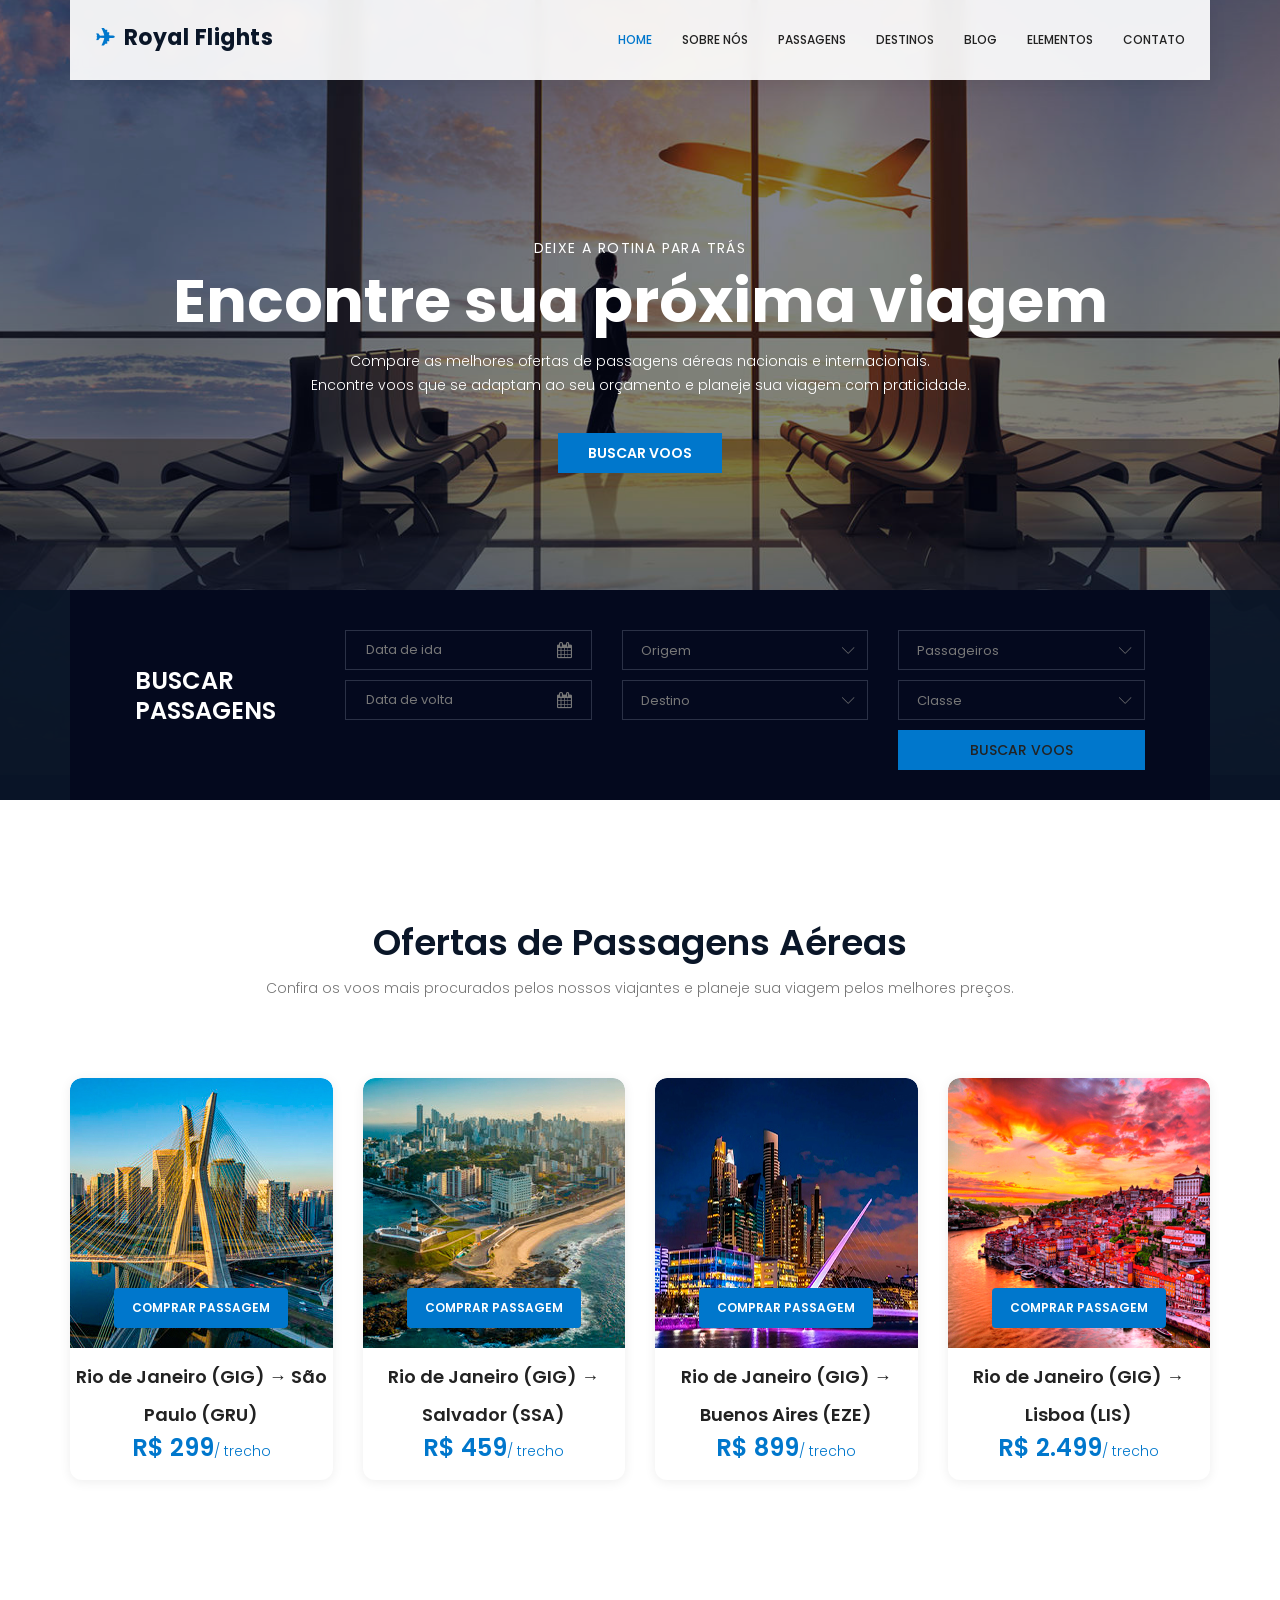
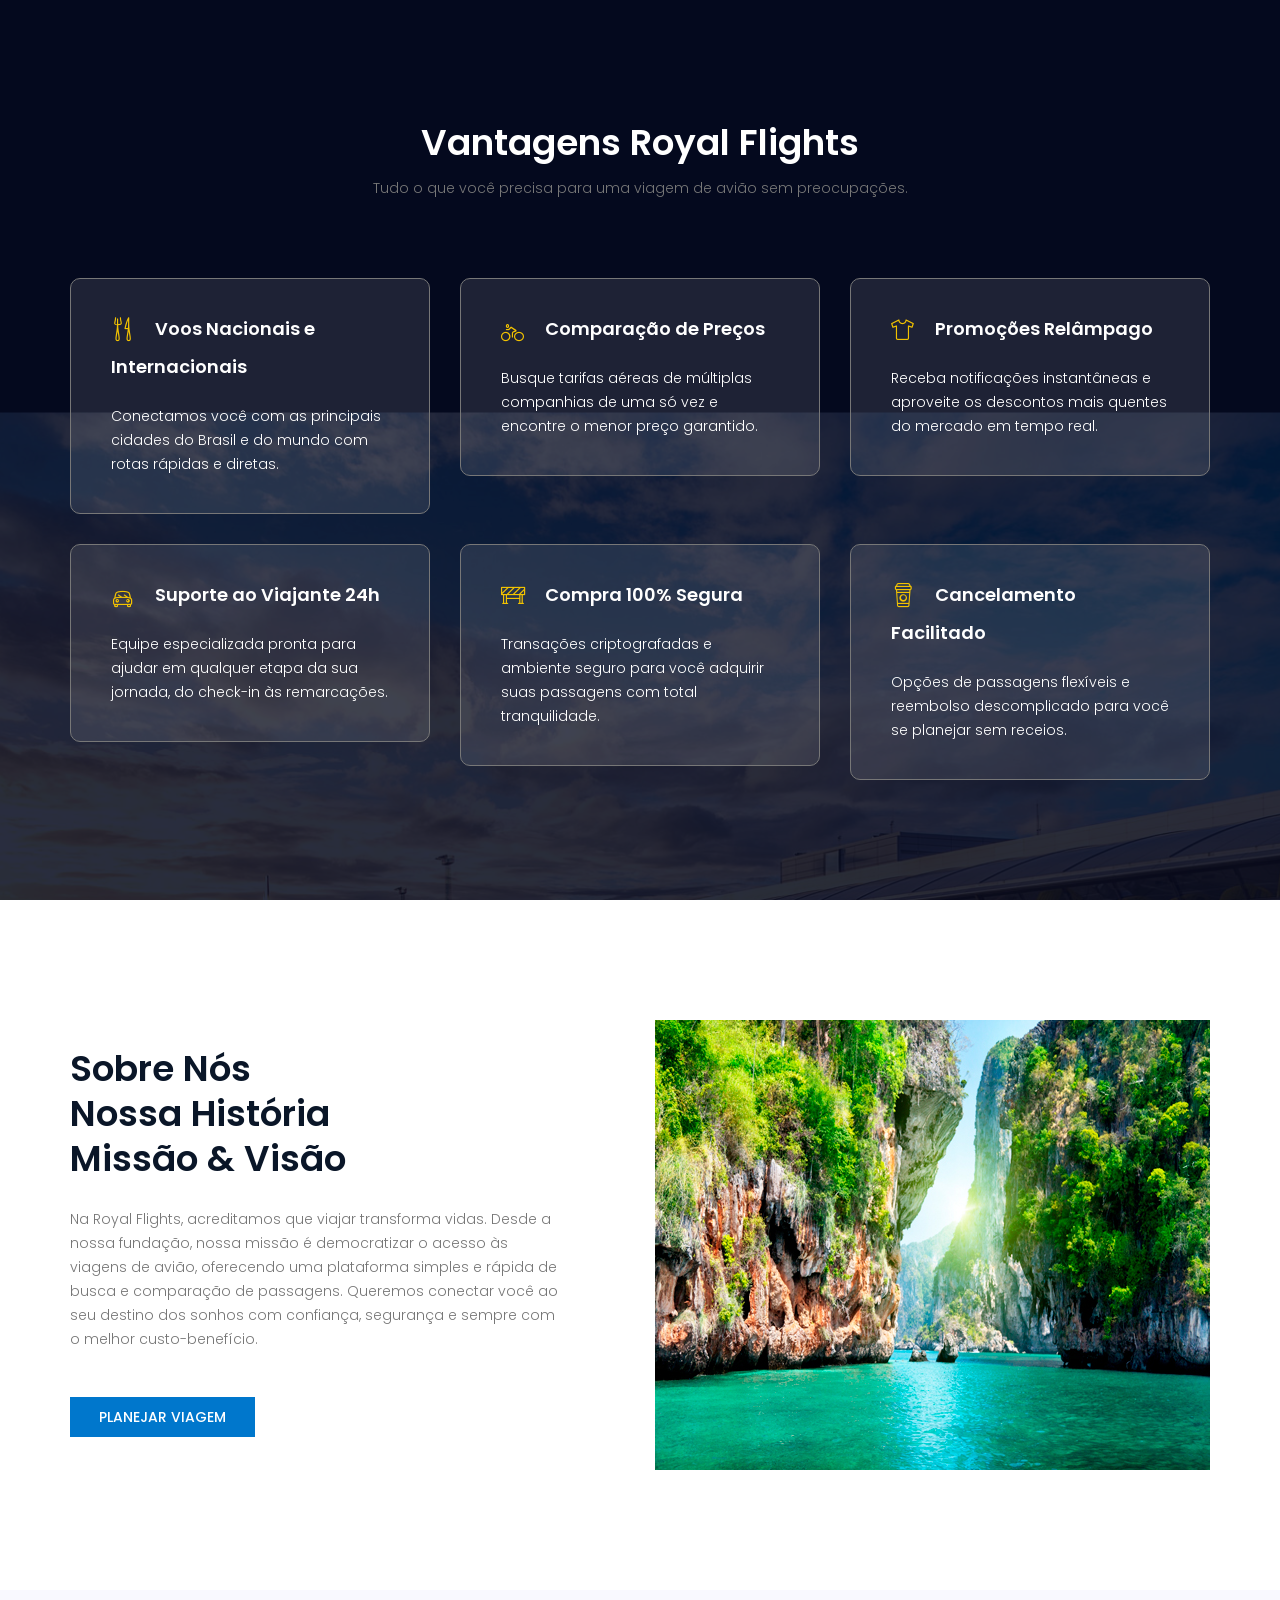
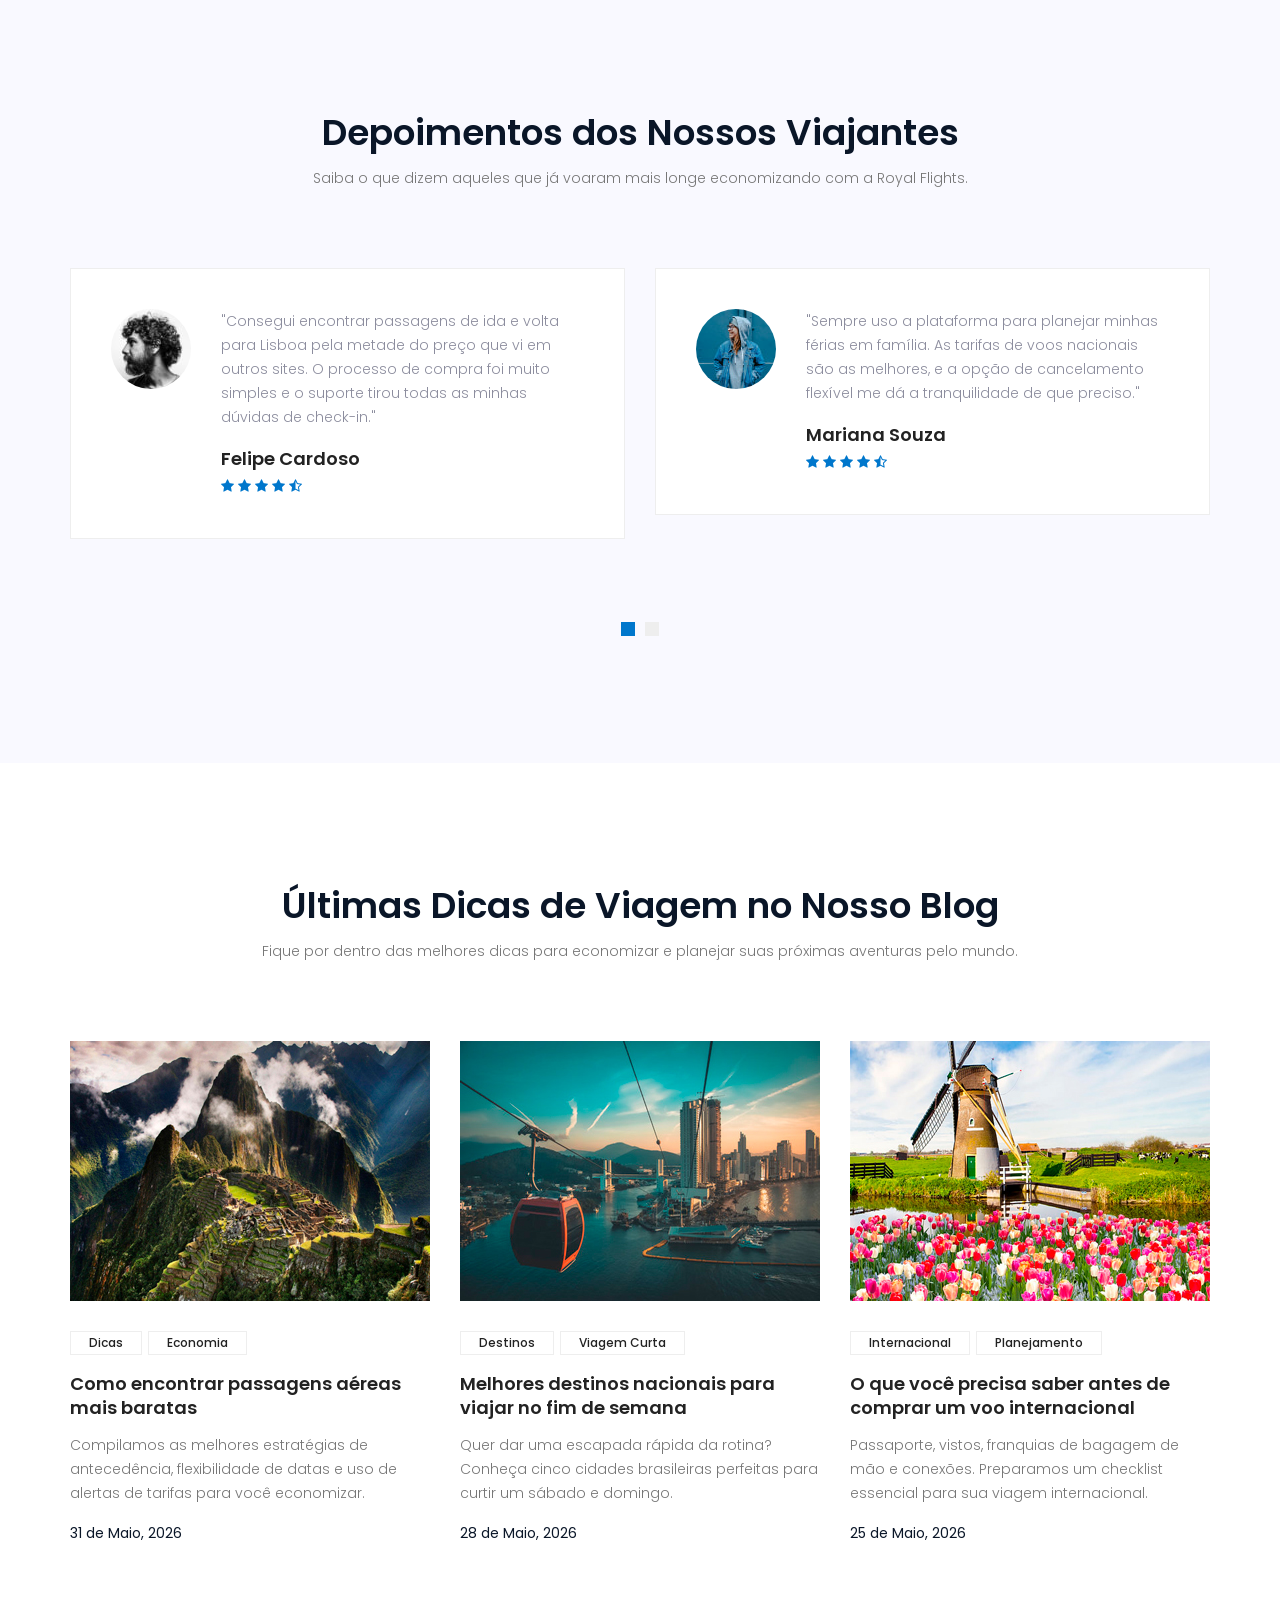
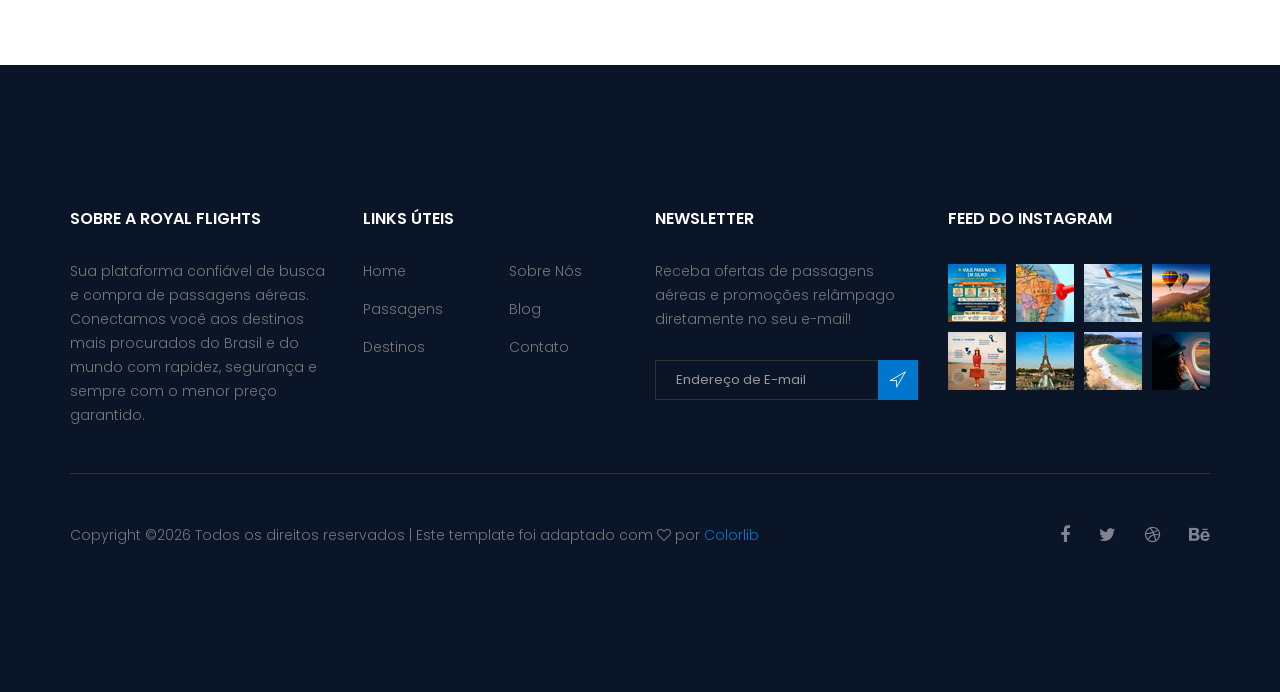
<file: royal-master/index.html>
<!doctype html>
<html lang="en">
    <head>
        <!-- Required meta tags -->
        <meta charset="utf-8">
        <meta name="viewport" content="width=device-width, initial-scale=1, shrink-to-fit=no">
        <link rel="icon" href="image/novo_icone.png" type="image/png">
        <title>Royal Flights | Passagens Aéreas Nacionais e Internacionais</title>
        <meta name="description" content="Busque, compare e compre passagens aéreas baratas para voos nacionais e internacionais com a Royal Flights. Melhores ofertas e tarifas com compra 100% segura.">
        <meta name="keywords" content="passagens aéreas, voos baratos, passagens promocionais, voar barato, passagens nacionais, passagens internacionais, Royal Flights">
        <meta name="author" content="Royal Flights">
        <!-- Bootstrap CSS -->
        <link rel="stylesheet" href="css/bootstrap.css">
        <link rel="stylesheet" href="vendors/linericon/style.css">
        <link rel="stylesheet" href="css/font-awesome.min.css">
        <link rel="stylesheet" href="vendors/owl-carousel/owl.carousel.min.css">     
        <link rel="stylesheet" href="vendors/bootstrap-datepicker/bootstrap-datetimepicker.min.css">
        <link rel="stylesheet" href="vendors/nice-select/css/nice-select.css">
        <link rel="stylesheet" href="vendors/owl-carousel/owl.carousel.min.css">
        <!-- main css -->
        <link rel="stylesheet" href="css/style.css">
        <link rel="stylesheet" href="css/responsive.css">
    </head>
    <body>
        <!--================Header Area =================-->
        <header class="header_area">
            <div class="container">
                <nav class="navbar navbar-expand-lg navbar-light">
                    <!-- Brand and toggle get grouped for better mobile display -->
                    <a class="navbar-brand logo_h" href="index.html"><span class="brand-icon">✈</span> Royal Flights</a>
                    <button class="navbar-toggler" type="button" data-toggle="collapse" data-target="#navbarSupportedContent" aria-controls="navbarSupportedContent" aria-expanded="false" aria-label="Toggle navigation">
                        <span class="icon-bar"></span>
                        <span class="icon-bar"></span>
                        <span class="icon-bar"></span>
                    </button>
                    <!-- Collect the nav links, forms, and other content for toggling -->
                    <div class="collapse navbar-collapse offset" id="navbarSupportedContent">
                        <ul class="nav navbar-nav menu_nav ml-auto">
                            <li class="nav-item active"><a class="nav-link" href="index.html">Home</a></li> 
                            <li class="nav-item"><a class="nav-link" href="about.html">Sobre Nós</a></li>
                            <li class="nav-item"><a class="nav-link" href="accomodation.html">Passagens</a></li>
                            <li class="nav-item"><a class="nav-link" href="gallery.html">Destinos</a></li>
                            <li class="nav-item submenu dropdown">
                                <a href="#" class="nav-link dropdown-toggle" data-toggle="dropdown" role="button" aria-haspopup="true" aria-expanded="false">Blog</a>
                                <ul class="dropdown-menu">
                                    <li class="nav-item"><a class="nav-link" href="blog.html">Blog</a></li>
                                    <li class="nav-item"><a class="nav-link" href="blog-single.html">Santorini para Casais</a></li>
                                </ul>
                            </li> 
                            <li class="nav-item"><a class="nav-link" href="elements.html">Elementos</a></li>
                            <li class="nav-item"><a class="nav-link" href="contact.html">Contato</a></li>
                        </ul>
                    </div> 
                </nav>
            </div>
        </header>
        <!--================Header Area =================-->
        
        <!--================Banner Area =================-->
        <section class="banner_area">
            <div class="booking_table d_flex align-items-center">
            	<div class="overlay bg-parallax" data-stellar-ratio="0.9" data-stellar-vertical-offset="0" data-background=""></div>
				<div class="container">
					<div class="banner_content text-center">
						<h6>Deixe a rotina para trás</h6>
						<h2>Encontre sua próxima viagem</h2>
						<p>Compare as melhores ofertas de passagens aéreas nacionais e internacionais.<br>Encontre voos que se adaptam ao seu orçamento e planeje sua viagem com praticidade.</p>
						<a href="#booking-form" class="btn theme_btn button_hover">Buscar Voos</a>
					</div>
				</div>
            </div>
            <div class="hotel_booking_area position" id="booking-form">
                <div class="container">
                    <div class="hotel_booking_table">
                        <div class="col-md-3">
                            <h2>Buscar<br> Passagens</h2>
                        </div>
                        <div class="col-md-9">
                            <div class="boking_table">
                                <div class="row">
                                    <div class="col-md-4">
                                        <div class="book_tabel_item">
                                            <div class="form-group">
                                                <div class='input-group date' id='datetimepicker11'>
                                                    <input type='text' class="form-control" placeholder="Data de ida"/>
                                                    <span class="input-group-addon">
                                                        <i class="fa fa-calendar" aria-hidden="true"></i>
                                                    </span>
                                                </div>
                                            </div>
                                            <div class="form-group">
                                                <div class='input-group date' id='datetimepicker1'>
                                                    <input type='text' class="form-control" placeholder="Data de volta"/>
                                                    <span class="input-group-addon">
                                                        <i class="fa fa-calendar" aria-hidden="true"></i>
                                                    </span>
                                                </div>
                                            </div>
                                        </div>
                                    </div>
                                    <div class="col-md-4">
                                        <div class="book_tabel_item">
                                            <div class="input-group">
                                                <select class="wide">
                                                    <option data-display="Origem">Origem</option>
                                                    <option value="1">Rio de Janeiro (GIG)</option>
                                                    <option value="2">São Paulo (GRU)</option>
                                                    <option value="3">Brasília (BSB)</option>
                                                    <option value="4">Salvador (SSA)</option>
                                                    <option value="5">Recife (REC)</option>
                                                </select>
                                            </div>
                                            <div class="input-group">
                                                <select class="wide">
                                                    <option data-display="Destino">Destino</option>
                                                    <option value="1">São Paulo (GRU)</option>
                                                    <option value="2">Rio de Janeiro (GIG)</option>
                                                    <option value="3">Salvador (SSA)</option>
                                                    <option value="4">Lisboa (LIS)</option>
                                                    <option value="5">Buenos Aires (EZE)</option>
                                                </select>
                                            </div>
                                        </div>
                                    </div>
                                    <div class="col-md-4">
                                        <div class="book_tabel_item">
                                            <div class="input-group">
                                                <select class="wide">
                                                    <option data-display="Passageiros">Passageiros</option>
                                                    <option value="1">1 Passageiro</option>
                                                    <option value="2">2 Passageiros</option>
                                                    <option value="3">3 Passageiros</option>
                                                    <option value="4">4+ Passageiros</option>
                                                </select>
                                            </div>
                                            <div class="input-group">
                                                <select class="wide">
                                                    <option data-display="Classe">Classe</option>
                                                    <option value="1">Econômica</option>
                                                    <option value="2">Premium Economy</option>
                                                    <option value="3">Executiva</option>
                                                    <option value="4">Primeira Classe</option>
                                                </select>
                                            </div>
                                            <a class="book_now_btn button_hover" href="#" style="margin-top: 10px;">Buscar voos</a>
                                        </div>
                                    </div>
                                </div>
                            </div>
                        </div>
                    </div>
                </div>
            </div>
        </section>
        <!--================Banner Area =================-->
        
        <!--================ Accomodation Area  =================-->
        <section class="accomodation_area section_gap">
            <div class="container">
                <div class="section_title text-center">
                    <h2 class="title_color">Ofertas de Passagens Aéreas</h2>
                    <p>Confira os voos mais procurados pelos nossos viajantes e planeje sua viagem pelos melhores preços.</p>
                </div>
                <div class="row mb_30">
                    <div class="col-lg-3 col-sm-6">
                        <div class="accomodation_item text-center">
                            <div class="hotel_img">
                                <img src="image/passagem-aerea-sao-paulo.jpg" alt="passagem aérea promocional do Rio de Janeiro para São Paulo">
                                <a href="#" class="btn theme_btn button_hover">Comprar Passagem</a>
                            </div>
                            <a href="#"><h4 class="sec_h4">Rio de Janeiro (GIG) → São Paulo (GRU)</h4></a>
                            <h5>R$ 299<small>/ trecho</small></h5>
                        </div>
                    </div>
                    <div class="col-lg-3 col-sm-6">
                        <div class="accomodation_item text-center">
                            <div class="hotel_img">
                                <img src="image/passagem-aerea-salvador.jpg" alt="passagem aérea promocional do Rio de Janeiro para Salvador">
                                <a href="#" class="btn theme_btn button_hover">Comprar Passagem</a>
                            </div>
                            <a href="#"><h4 class="sec_h4">Rio de Janeiro (GIG) → Salvador (SSA)</h4></a>
                            <h5>R$ 459<small>/ trecho</small></h5>
                        </div>
                    </div>
                    <div class="col-lg-3 col-sm-6">
                        <div class="accomodation_item text-center">
                            <div class="hotel_img">
                                <img src="image/voo-promocional-buenos-aires.jpg" alt="passagem aérea internacional promocional do Rio de Janeiro para Buenos Aires">
                                <a href="#" class="btn theme_btn button_hover">Comprar Passagem</a>
                            </div>
                            <a href="#"><h4 class="sec_h4">Rio de Janeiro (GIG) → Buenos Aires (EZE)</h4></a>
                            <h5>R$ 899<small>/ trecho</small></h5>
                        </div>
                    </div>
                    <div class="col-lg-3 col-sm-6">
                        <div class="accomodation_item text-center">
                            <div class="hotel_img">
                                <img src="image/voo-promocional-lisboa.jpg" alt="passagem aérea internacional promocional do Rio de Janeiro para Lisboa">
                                <a href="#" class="btn theme_btn button_hover">Comprar Passagem</a>
                            </div>
                            <a href="#"><h4 class="sec_h4">Rio de Janeiro (GIG) → Lisboa (LIS)</h4></a>
                            <h5>R$ 2.499<small>/ trecho</small></h5>
                        </div>
                    </div>
                </div>
            </div>
        </section>
        <!--================ Accomodation Area  =================-->
        
        <!--================ Facilities Area  =================-->
        <section class="facilities_area section_gap">
            <div class="overlay bg-parallax" data-stellar-ratio="0.8" data-stellar-vertical-offset="0" data-background="">  
            </div>
            <div class="container">
                <div class="section_title text-center">
                    <h2 class="title_w">Vantagens Royal Flights</h2>
                    <p>Tudo o que você precisa para uma viagem de avião sem preocupações.</p>
                </div>
                <div class="row mb_30">
                    <div class="col-lg-4 col-md-6">
                        <div class="facilities_item">
                            <h4 class="sec_h4"><i class="lnr lnr-dinner"></i>Voos Nacionais e Internacionais</h4>
                            <p>Conectamos você com as principais cidades do Brasil e do mundo com rotas rápidas e diretas.</p>
                        </div>
                    </div>
                    <div class="col-lg-4 col-md-6">
                        <div class="facilities_item">
                            <h4 class="sec_h4"><i class="lnr lnr-bicycle"></i>Comparação de Preços</h4>
                            <p>Busque tarifas aéreas de múltiplas companhias de uma só vez e encontre o menor preço garantido.</p>
                        </div>
                    </div>
                    <div class="col-lg-4 col-md-6">
                        <div class="facilities_item">
                            <h4 class="sec_h4"><i class="lnr lnr-shirt"></i>Promoções Relâmpago</h4>
                            <p>Receba notificações instantâneas e aproveite os descontos mais quentes do mercado em tempo real.</p>
                        </div>
                    </div>
                    <div class="col-lg-4 col-md-6">
                        <div class="facilities_item">
                            <h4 class="sec_h4"><i class="lnr lnr-car"></i>Suporte ao Viajante 24h</h4>
                            <p>Equipe especializada pronta para ajudar em qualquer etapa da sua jornada, do check-in às remarcações.</p>
                        </div>
                    </div>
                    <div class="col-lg-4 col-md-6">
                        <div class="facilities_item">
                            <h4 class="sec_h4"><i class="lnr lnr-construction"></i>Compra 100% Segura</h4>
                            <p>Transações criptografadas e ambiente seguro para você adquirir suas passagens com total tranquilidade.</p>
                        </div>
                    </div>
                    <div class="col-lg-4 col-md-6">
                        <div class="facilities_item">
                            <h4 class="sec_h4"><i class="lnr lnr-coffee-cup"></i>Cancelamento Facilitado</h4>
                            <p>Opções de passagens flexíveis e reembolso descomplicado para você se planejar sem receios.</p>
                        </div>
                    </div>
                </div>
            </div>
        </section>
        <!--================ Facilities Area  =================-->
        
        <!--================ About History Area  =================-->
        <section class="about_history_area section_gap">
            <div class="container">
                <div class="row">
                    <div class="col-md-6 d_flex align-items-center">
                        <div class="about_content ">
                            <h2 class="title title_color">Sobre Nós <br>Nossa História<br>Missão & Visão</h2>
                            <p>Na Royal Flights, acreditamos que viajar transforma vidas. Desde a nossa fundação, nossa missão é democratizar o acesso às viagens de avião, oferecendo uma plataforma simples e rápida de busca e comparação de passagens. Queremos conectar você ao seu destino dos sonhos com confiança, segurança e sempre com o melhor custo-benefício.</p>
                            <a href="#" class="button_hover theme_btn_two">Planejar Viagem</a>
                        </div>
                    </div>
                    <div class="col-md-6">
                        <img class="img-fluid" src="image/aeronave-voando-no-ceu.jpg" alt="Aeronave em voo no céu de fim de tarde">
                    </div>
                </div>
            </div>
        </section>
        <!--================ About History Area  =================-->
        
        <!--================ Testimonial Area  =================-->
        <section class="testimonial_area section_gap">
            <div class="container">
                <div class="section_title text-center">
                    <h2 class="title_color">Depoimentos dos Nossos Viajantes</h2>
                    <p>Saiba o que dizem aqueles que já voaram mais longe economizando com a Royal Flights.</p>
                </div>
                <div class="testimonial_slider owl-carousel">
                    <div class="media testimonial_item">
                        <img class="rounded-circle" src="image/depoimento-felipe-cardoso.jpg" alt="viajante satisfeito Felipe Cardoso">
                        <div class="media-body">
                            <p>"Consegui encontrar passagens de ida e volta para Lisboa pela metade do preço que vi em outros sites. O processo de compra foi muito simples e o suporte tirou todas as minhas dúvidas de check-in."</p>
                            <a href="#"><h4 class="sec_h4">Felipe Cardoso</h4></a>
                            <div class="star">
                                <a href="#"><i class="fa fa-star"></i></a>
                                <a href="#"><i class="fa fa-star"></i></a>
                                <a href="#"><i class="fa fa-star"></i></a>
                                <a href="#"><i class="fa fa-star"></i></a>
                                <a href="#"><i class="fa fa-star-half-o"></i></a>
                            </div>
                        </div>
                    </div>    
                    <div class="media testimonial_item">
                        <img class="rounded-circle" src="image/depoimento-mariana-souza.jpg" alt="viajante satisfeita Mariana Souza">
                        <div class="media-body">
                            <p>"Sempre uso a plataforma para planejar minhas férias em família. As tarifas de voos nacionais são as melhores, e a opção de cancelamento flexível me dá a tranquilidade de que preciso."</p>
                            <a href="#"><h4 class="sec_h4">Mariana Souza</h4></a>
                            <div class="star">
                                <a href="#"><i class="fa fa-star"></i></a>
                                <a href="#"><i class="fa fa-star"></i></a>
                                <a href="#"><i class="fa fa-star"></i></a>
                                <a href="#"><i class="fa fa-star"></i></a>
                                <a href="#"><i class="fa fa-star-half-o"></i></a>
                            </div>
                        </div>
                    </div>
                    <div class="media testimonial_item">
                        <img class="rounded-circle" src="image/depoimento-rodrigo-mello.jpg" alt="viajante satisfeito Rodrigo Mello">
                        <div class="media-body">
                            <p>"Excelente serviço! O alerta de passagens promocionais no e-mail me ajudou a comprar voos de última hora para Brasília para uma reunião de negócios sem estourar o orçamento corporativo."</p>
                            <a href="#"><h4 class="sec_h4">Rodrigo Mello</h4></a>
                            <div class="star">
                                <a href="#"><i class="fa fa-star"></i></a>
                                <a href="#"><i class="fa fa-star"></i></a>
                                <a href="#"><i class="fa fa-star"></i></a>
                                <a href="#"><i class="fa fa-star"></i></a>
                                <a href="#"><i class="fa fa-star-half-o"></i></a>
                            </div>
                        </div>
                    </div>    
                    <div class="media testimonial_item">
                        <img class="rounded-circle" src="image/depoimento-beatriz-antunes.jpg" alt="viajante satisfeita Beatriz Antunes">
                        <div class="media-body">
                            <p>"A experiência de voar com as companhias recomendadas pela Royal Flights foi fantástica. A plataforma cumpre o que promete: rapidez, preço baixo e muita segurança na transação."</p>
                            <a href="#"><h4 class="sec_h4">Beatriz Antunes</h4></a>
                            <div class="star">
                                <a href="#"><i class="fa fa-star"></i></a>
                                <a href="#"><i class="fa fa-star"></i></a>
                                <a href="#"><i class="fa fa-star"></i></a>
                                <a href="#"><i class="fa fa-star"></i></a>
                                <a href="#"><i class="fa fa-star-half-o"></i></a>
                            </div>
                        </div>
                    </div>
                </div>
            </div>
        </section>
        <!--================ Testimonial Area  =================-->
        
        <!--================ Latest Blog Area  =================-->
        <section class="latest_blog_area section_gap">
            <div class="container">
                <div class="section_title text-center">
                    <h2 class="title_color">Últimas Dicas de Viagem no Nosso Blog</h2>
                    <p>Fique por dentro das melhores dicas para economizar e planejar suas próximas aventuras pelo mundo.</p>
                </div>
                <div class="row mb_30">
                    <div class="col-lg-4 col-md-6">
                        <div class="single-recent-blog-post">
                            <div class="thumb">
                                <img class="img-fluid" src="image/blog/peru-blog.jpg" alt="Dicas para encontrar passagens aéreas baratas">
                            </div>
                            <div class="details">
                                <div class="tags">
                                    <a href="#" class="button_hover tag_btn">Dicas</a>
                                    <a href="#" class="button_hover tag_btn">Economia</a>
                                </div>
                                <a href="#"><h4 class="sec_h4">Como encontrar passagens aéreas mais baratas</h4></a>
                                <p>Compilamos as melhores estratégias de antecedência, flexibilidade de datas e uso de alertas de tarifas para você economizar.</p>
                                <h6 class="date title_color">31 de Maio, 2026</h6>
                            </div>	
                        </div>
                    </div>
                    <div class="col-lg-4 col-md-6">
                        <div class="single-recent-blog-post">
                            <div class="thumb">
                                <img class="img-fluid" src="image/blog/balneario-blog.jpg" alt="Destinos nacionais para viajar no fim de semana">
                            </div>
                            <div class="details">
                                <div class="tags">
                                    <a href="#" class="button_hover tag_btn">Destinos</a>
                                    <a href="#" class="button_hover tag_btn">Viagem Curta</a>
                                </div>
                                <a href="#"><h4 class="sec_h4">Melhores destinos nacionais para viajar no fim de semana</h4></a>
                                <p>Quer dar uma escapada rápida da rotina? Conheça cinco cidades brasileiras perfeitas para curtir um sábado e domingo.</p>
                                <h6 class="date title_color">28 de Maio, 2026</h6>
                            </div>	
                        </div>
                    </div>
                    <div class="col-lg-4 col-md-6">
                        <div class="single-recent-blog-post">
                            <div class="thumb">
                                <img class="img-fluid" src="image/blog/holanda-blog.jpg" alt="Guia para compra de voos internacionais">
                            </div>
                            <div class="details">
                                <div class="tags">
                                    <a href="#" class="button_hover tag_btn">Internacional</a>
                                    <a href="#" class="button_hover tag_btn">Planejamento</a>
                                </div>
                                <a href="#"><h4 class="sec_h4">O que você precisa saber antes de comprar um voo internacional</h4></a>
                                <p>Passaporte, vistos, franquias de bagagem de mão e conexões. Preparamos um checklist essencial para sua viagem internacional.</p>
                                <h6 class="date title_color">25 de Maio, 2026</h6>
                            </div>	
                        </div>
                    </div>
                </div>
            </div>
        </section>
        <!--================ Recent Area  =================-->
        
        <!--================ start footer Area  =================-->	
        <footer class="footer-area section_gap">
            <div class="container">
                <div class="row">
                    <div class="col-lg-3  col-md-6 col-sm-6">
                        <div class="single-footer-widget">
                            <h6 class="footer_title">Sobre a Royal Flights</h6>
                            <p>Sua plataforma confiável de busca e compra de passagens aéreas. Conectamos você aos destinos mais procurados do Brasil e do mundo com rapidez, segurança e sempre com o menor preço garantido.</p>
                        </div>
                    </div>
                    <div class="col-lg-3 col-md-6 col-sm-6">
                        <div class="single-footer-widget">
                            <h6 class="footer_title">Links Úteis</h6>
                            <div class="row">
                                <div class="col-6">
                                    <ul class="list_style">
                                        <li><a href="index.html">Home</a></li>
                                        <li><a href="accomodation.html">Passagens</a></li>
                                        <li><a href="gallery.html">Destinos</a></li>
                                    </ul>
                                </div>
                                <div class="col-6">
                                    <ul class="list_style">
                                        <li><a href="about.html">Sobre Nós</a></li>
                                        <li><a href="blog.html">Blog</a></li>
                                        <li><a href="contact.html">Contato</a></li>
                                    </ul>
                                </div>										
                            </div>							
                        </div>
                    </div>							
                    <div class="col-lg-3 col-md-6 col-sm-6">
                        <div class="single-footer-widget">
                            <h6 class="footer_title">Newsletter</h6>
                            <p>Receba ofertas de passagens aéreas e promoções relâmpago diretamente no seu e-mail!</p>		
                            <div id="mc_embed_signup">
                                <form target="_blank" action="https://spondonit.us12.list-manage.com/subscribe/post?u=1462626880ade1ac87bd9c93a&amp;id=92a4423d01" method="get" class="subscribe_form relative">
                                    <div class="input-group d-flex flex-row">
                                        <input name="EMAIL" placeholder="Endereço de E-mail" onfocus="this.placeholder = ''" onblur="this.placeholder = 'Endereço de E-mail '" required="" type="email">
                                        <button class="btn sub-btn"><span class="lnr lnr-location"></span></button>		
                                    </div>									
                                    <div class="mt-10 info"></div>
                                </form>
                            </div>
                        </div>
                    </div>
                    <div class="col-lg-3 col-md-6 col-sm-6">
                        <div class="single-footer-widget instafeed">
                            <h6 class="footer_title">Feed do Instagram</h6>
                            <ul class="list_style instafeed d-flex flex-wrap">
                                <li><img src="image/instagram/modificadas/destino-comercial.jpg" alt="Destino promocional no Feed do Instagram"></li>
                                <li><img src="image/instagram/modificadas/destinos-brasileiros-para-viagens.jpg" alt="Destino de viagem no Feed do Instagram"></li>
                                <li><img src="image/instagram/modificadas/voo-destino.jpg" alt="Foto de voo no Feed do Instagram"></li>
                                <li><img src="image/instagram/modificadas/paisagem-de-viagem.jpg" alt="Paisagem de viagem no Feed do Instagram"></li>
                                <li><img src="image/instagram/modificadas/dicas-viagem.jpg" alt="Dica de viagem no Feed do Instagram"></li>
                                <li><img src="image/instagram/modificadas/torre-eiffel.jpg" alt="Destino internacional no Feed do Instagram"></li>
                                <li><img src="image/instagram/modificadas/praias-brasil-sancho.jpg" alt="Destino de praia no Feed do Instagram"></li>
                                <li><img src="image/instagram/modificadas/viajando-de-aviao.jpg" alt="Viajante no Feed do Instagram"></li>
                            </ul>
                        </div>
                    </div>						
                </div>
                <div class="border_line"></div>
                <div class="row footer-bottom d-flex justify-content-between align-items-center">
                    <p class="col-lg-8 col-sm-12 footer-text m-0"><!-- Link back to Colorlib can't be removed. Template is licensed under CC BY 3.0. -->
Copyright &copy;<script>document.write(new Date().getFullYear());</script> Todos os direitos reservados | Este template foi adaptado com <i class="fa fa-heart-o" aria-hidden="true"></i> por <a href="https://colorlib.com" target="_blank">Colorlib</a>
<!-- Link back to Colorlib can't be removed. Template is licensed under CC BY 3.0. --></p>
                    <div class="col-lg-4 col-sm-12 footer-social">
                        <a href="#"><i class="fa fa-facebook"></i></a>
                        <a href="#"><i class="fa fa-twitter"></i></a>
                        <a href="#"><i class="fa fa-dribbble"></i></a>
                        <a href="#"><i class="fa fa-behance"></i></a>
                    </div>
                </div>
            </div>
        </footer>
		<!--================ End footer Area  =================-->
        
        
        <!-- Optional JavaScript -->
        <!-- jQuery first, then Popper.js, then Bootstrap JS -->
        <script src="js/jquery-3.2.1.min.js"></script>
        <script src="js/popper.js"></script>
        <script src="js/bootstrap.min.js"></script>
        <script src="vendors/owl-carousel/owl.carousel.min.js"></script>
        <script src="js/jquery.ajaxchimp.min.js"></script>
        <script src="js/mail-script.js"></script>
        <script src="vendors/bootstrap-datepicker/bootstrap-datetimepicker.min.js"></script>
        <script src="vendors/nice-select/js/jquery.nice-select.js"></script>
        <script src="js/mail-script.js"></script>
        <script src="js/stellar.js"></script>
        <script src="vendors/lightbox/simpleLightbox.min.js"></script>
        <script src="js/custom.js"></script>
    </body>
</html>
</file>
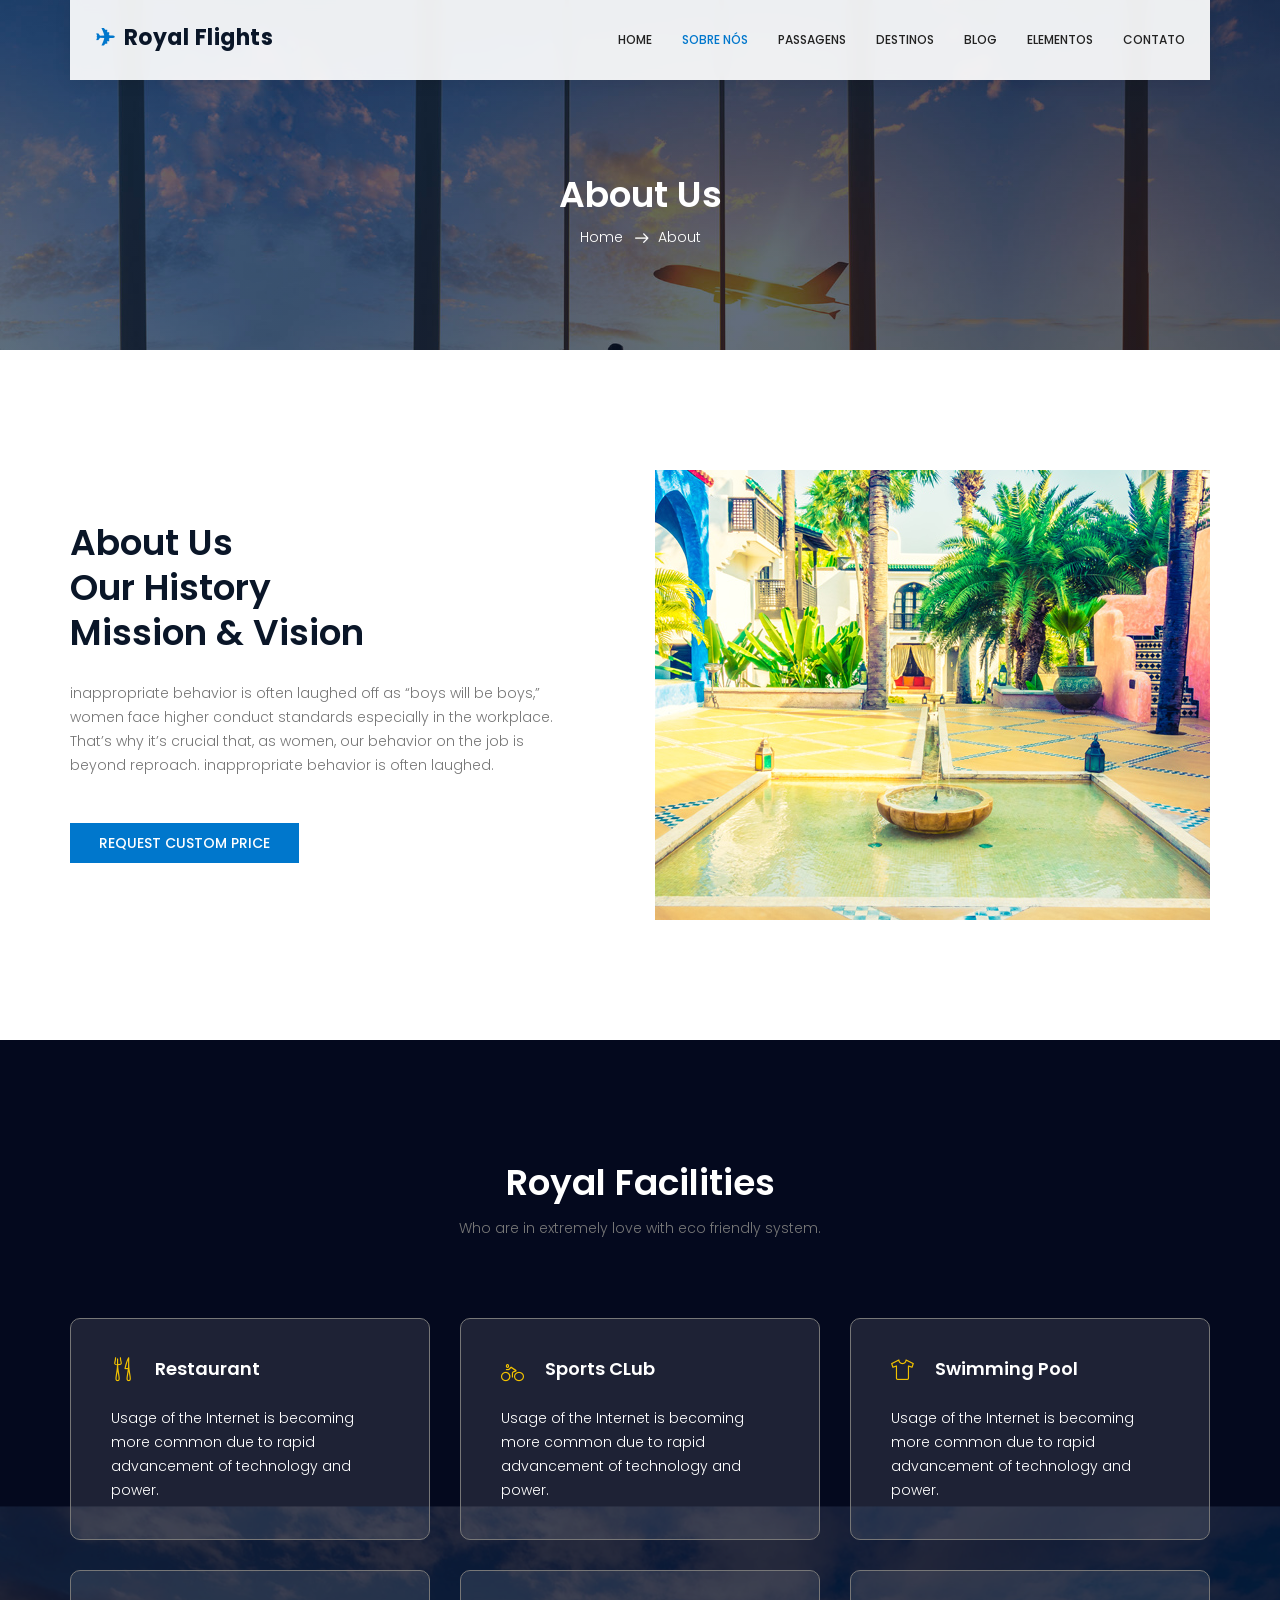
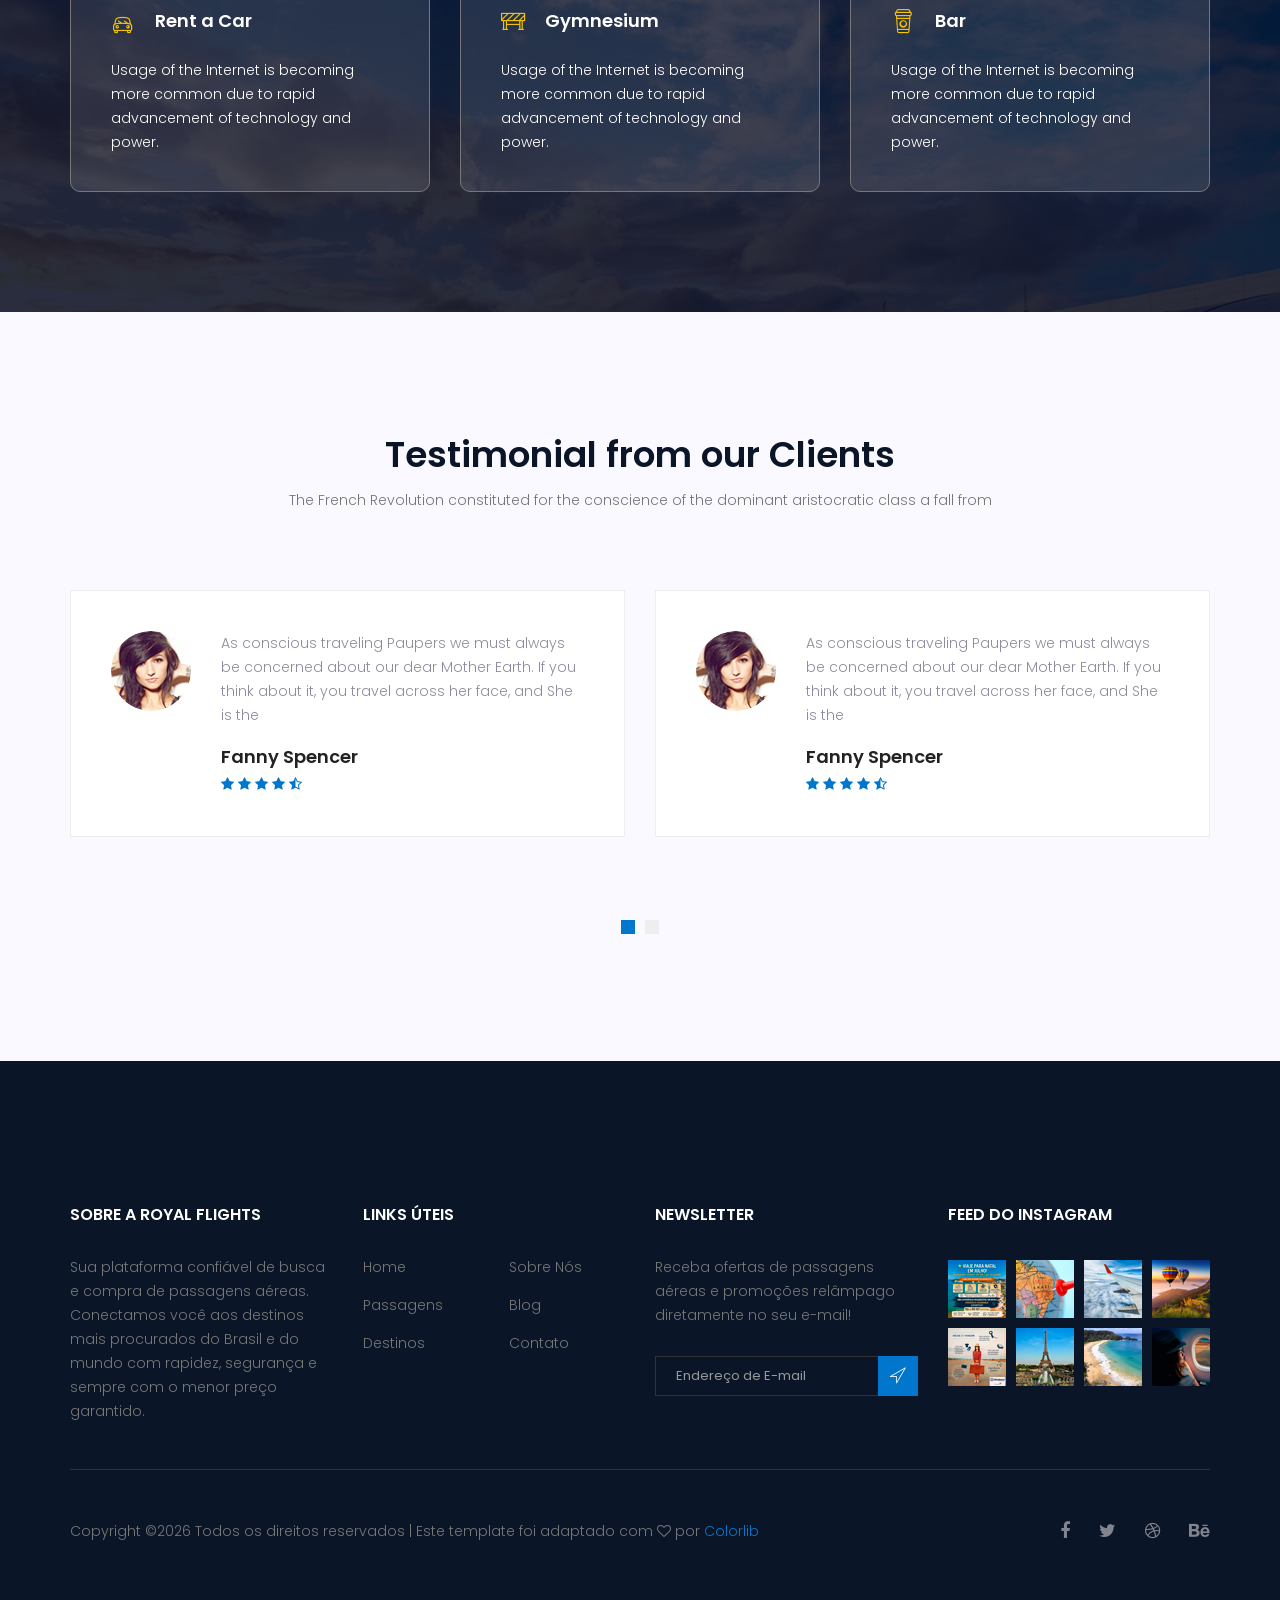
<file: royal-master/about.html>
<!doctype html>
<html lang="en">
    <head>
        <!-- Required meta tags -->
        <meta charset="utf-8">
        <meta name="viewport" content="width=device-width, initial-scale=1, shrink-to-fit=no">
        <link rel="icon" href="image/novo_icone.png" type="image/png">
        <title>Sobre Nós | Royal Flights</title>
        <!-- Bootstrap CSS -->
        <link rel="stylesheet" href="css/bootstrap.css">
        <link rel="stylesheet" href="vendors/linericon/style.css">
        <link rel="stylesheet" href="css/font-awesome.min.css">
        <link rel="stylesheet" href="vendors/bootstrap-datepicker/bootstrap-datetimepicker.min.css">
        <link rel="stylesheet" href="vendors/nice-select/css/nice-select.css">
        <link rel="stylesheet" href="vendors/owl-carousel/owl.carousel.min.css">
        <!-- main css -->
        <link rel="stylesheet" href="css/style.css">
        <link rel="stylesheet" href="css/responsive.css">
    </head>
    <body>
        <!--================Header Area =================-->
        <header class="header_area">
            <div class="container">
                <nav class="navbar navbar-expand-lg navbar-light">
                    <!-- Brand and toggle get grouped for better mobile display -->
                    <a class="navbar-brand logo_h" href="index.html"><span class="brand-icon">✈</span> Royal Flights</a>
                    <button class="navbar-toggler" type="button" data-toggle="collapse" data-target="#navbarSupportedContent" aria-controls="navbarSupportedContent" aria-expanded="false" aria-label="Toggle navigation">
                        <span class="icon-bar"></span>
                        <span class="icon-bar"></span>
                        <span class="icon-bar"></span>
                    </button>
                    <!-- Collect the nav links, forms, and other content for toggling -->
                    <div class="collapse navbar-collapse offset" id="navbarSupportedContent">
                        <ul class="nav navbar-nav menu_nav ml-auto">
                            <li class="nav-item"><a class="nav-link" href="index.html">Home</a></li> 
                            <li class="nav-item active"><a class="nav-link" href="about.html">Sobre Nós</a></li>
                            <li class="nav-item"><a class="nav-link" href="accomodation.html">Passagens</a></li>
                            <li class="nav-item"><a class="nav-link" href="gallery.html">Destinos</a></li>
                            <li class="nav-item submenu dropdown">
                                <a href="#" class="nav-link dropdown-toggle" data-toggle="dropdown" role="button" aria-haspopup="true" aria-expanded="false">Blog</a>
                                <ul class="dropdown-menu">
                                    <li class="nav-item"><a class="nav-link" href="blog.html">Blog</a></li>
                                    <li class="nav-item"><a class="nav-link" href="blog-single.html">Santorini para Casais</a></li>
                                </ul>
                            </li> 
                            <li class="nav-item"><a class="nav-link" href="elements.html">Elementos</a></li>
                            <li class="nav-item"><a class="nav-link" href="contact.html">Contato</a></li>
                        </ul>
                    </div> 
                </nav>
            </div>
        </header>
        <!--================Header Area =================-->
        
        <!--================Breadcrumb Area =================-->
        <section class="breadcrumb_area">
            <div class="overlay bg-parallax" data-stellar-ratio="0.8" data-stellar-vertical-offset="0" data-background=""></div>
            <div class="container">
                <div class="page-cover text-center">
                    <h2 class="page-cover-tittle">About Us</h2>
                    <ol class="breadcrumb">
                        <li><a href="index.html">Home</a></li>
                        <li class="active">About</li>
                    </ol>
                </div>
            </div>
        </section>
        <!--================Breadcrumb Area =================-->
        
        <!--================ About History Area  =================-->
        <section class="about_history_area section_gap">
            <div class="container">
                <div class="row">
                    <div class="col-md-6 d_flex align-items-center">
                        <div class="about_content ">
                            <h2 class="title title_color">About Us <br>Our History<br>Mission & Vision</h2>
                            <p>inappropriate behavior is often laughed off as “boys will be boys,” women face higher conduct standards especially in the workplace. That’s why it’s crucial that, as women, our behavior on the job is beyond reproach. inappropriate behavior is often laughed.</p>
                            <a href="#" class="button_hover theme_btn_two">Request Custom Price</a>
                        </div>
                    </div>
                    <div class="col-md-6">
                        <img class="img-fluid" src="image/about_bg.jpg" alt="img">
                    </div>
                </div>
            </div>
        </section>
        <!--================ About History Area  =================-->
        
        <!--================ Facilities Area  =================-->
        <section class="facilities_area section_gap">
            <div class="overlay bg-parallax" data-stellar-ratio="0.8" data-stellar-vertical-offset="0" data-background="">  
            </div>
            <div class="container">
                <div class="section_title text-center">
                    <h2 class="title_w">Royal Facilities</h2>
                    <p>Who are in extremely love with eco friendly system.</p>
                </div>
                <div class="row mb_30">
                    <div class="col-lg-4 col-md-6">
                        <div class="facilities_item">
                            <h4 class="sec_h4"><i class="lnr lnr-dinner"></i>Restaurant</h4>
                            <p>Usage of the Internet is becoming more common due to rapid advancement of technology and power.</p>
                        </div>
                    </div>
                    <div class="col-lg-4 col-md-6">
                        <div class="facilities_item">
                            <h4 class="sec_h4"><i class="lnr lnr-bicycle"></i>Sports CLub</h4>
                            <p>Usage of the Internet is becoming more common due to rapid advancement of technology and power.</p>
                        </div>
                    </div>
                    <div class="col-lg-4 col-md-6">
                        <div class="facilities_item">
                            <h4 class="sec_h4"><i class="lnr lnr-shirt"></i>Swimming Pool</h4>
                            <p>Usage of the Internet is becoming more common due to rapid advancement of technology and power.</p>
                        </div>
                    </div>
                    <div class="col-lg-4 col-md-6">
                        <div class="facilities_item">
                            <h4 class="sec_h4"><i class="lnr lnr-car"></i>Rent a Car</h4>
                            <p>Usage of the Internet is becoming more common due to rapid advancement of technology and power.</p>
                        </div>
                    </div>
                    <div class="col-lg-4 col-md-6">
                        <div class="facilities_item">
                            <h4 class="sec_h4"><i class="lnr lnr-construction"></i>Gymnesium</h4>
                            <p>Usage of the Internet is becoming more common due to rapid advancement of technology and power.</p>
                        </div>
                    </div>
                    <div class="col-lg-4 col-md-6">
                        <div class="facilities_item">
                            <h4 class="sec_h4"><i class="lnr lnr-coffee-cup"></i>Bar</h4>
                            <p>Usage of the Internet is becoming more common due to rapid advancement of technology and power.</p>
                        </div>
                    </div>
                </div>
            </div>
        </section>
        <!--================ Facilities Area  =================-->
        
        <!--================ Testimonial Area  =================-->
        <section class="testimonial_area section_gap">
            <div class="container">
                <div class="section_title text-center">
                    <h2 class="title_color">Testimonial from our Clients</h2>
                    <p>The French Revolution constituted for the conscience of the dominant aristocratic class a fall from </p>
                </div>
                <div class="testimonial_slider owl-carousel">
                    <div class="media testimonial_item">
                        <img class="rounded-circle" src="image/testtimonial-1.jpg" alt="">
                        <div class="media-body">
                            <p>As conscious traveling Paupers we must always be concerned about our dear Mother Earth. If you think about it, you travel across her face, and She is the </p>
                            <a href="#"><h4 class="sec_h4">Fanny Spencer</h4></a>
                            <div class="star">
                                <a href="#"><i class="fa fa-star"></i></a>
                                <a href="#"><i class="fa fa-star"></i></a>
                                <a href="#"><i class="fa fa-star"></i></a>
                                <a href="#"><i class="fa fa-star"></i></a>
                                <a href="#"><i class="fa fa-star-half-o"></i></a>
                            </div>
                        </div>
                    </div>    
                    <div class="media testimonial_item">
                        <img class="rounded-circle" src="image/testtimonial-1.jpg" alt="">
                        <div class="media-body">
                            <p>As conscious traveling Paupers we must always be concerned about our dear Mother Earth. If you think about it, you travel across her face, and She is the </p>
                            <a href="#"><h4 class="sec_h4">Fanny Spencer</h4></a>
                            <div class="star">
                                <a href="#"><i class="fa fa-star"></i></a>
                                <a href="#"><i class="fa fa-star"></i></a>
                                <a href="#"><i class="fa fa-star"></i></a>
                                <a href="#"><i class="fa fa-star"></i></a>
                                <a href="#"><i class="fa fa-star-half-o"></i></a>
                            </div>
                        </div>
                    </div>
                    <div class="media testimonial_item">
                        <img class="rounded-circle" src="image/testtimonial-1.jpg" alt="">
                        <div class="media-body">
                            <p>As conscious traveling Paupers we must always be concerned about our dear Mother Earth. If you think about it, you travel across her face, and She is the </p>
                            <a href="#"><h4 class="sec_h4">Fanny Spencer</h4></a>
                            <div class="star">
                                <a href="#"><i class="fa fa-star"></i></a>
                                <a href="#"><i class="fa fa-star"></i></a>
                                <a href="#"><i class="fa fa-star"></i></a>
                                <a href="#"><i class="fa fa-star"></i></a>
                                <a href="#"><i class="fa fa-star-half-o"></i></a>
                            </div>
                        </div>
                    </div>    
                    <div class="media testimonial_item">
                        <img class="rounded-circle" src="image/testtimonial-1.jpg" alt="">
                        <div class="media-body">
                            <p>As conscious traveling Paupers we must always be concerned about our dear Mother Earth. If you think about it, you travel across her face, and She is the </p>
                            <a href="#"><h4 class="sec_h4">Fanny Spencer</h4></a>
                            <div class="star">
                                <a href="#"><i class="fa fa-star"></i></a>
                                <a href="#"><i class="fa fa-star"></i></a>
                                <a href="#"><i class="fa fa-star"></i></a>
                                <a href="#"><i class="fa fa-star"></i></a>
                                <a href="#"><i class="fa fa-star-half-o"></i></a>
                            </div>
                        </div>
                    </div>
                </div>
            </div>
        </section>
        <!--================ Testimonial Area  =================-->
        
        <!--================ start footer Area  =================-->	
        <footer class="footer-area section_gap">
            <div class="container">
                <div class="row">
                    <div class="col-lg-3  col-md-6 col-sm-6">
                        <div class="single-footer-widget">
                            <h6 class="footer_title">Sobre a Royal Flights</h6>
                            <p>Sua plataforma confiável de busca e compra de passagens aéreas. Conectamos você aos destinos mais procurados do Brasil e do mundo com rapidez, segurança e sempre com o menor preço garantido.</p>
                        </div>
                    </div>
                    <div class="col-lg-3 col-md-6 col-sm-6">
                        <div class="single-footer-widget">
                            <h6 class="footer_title">Links Úteis</h6>
                            <div class="row">
                                <div class="col-6">
                                    <ul class="list_style">
                                        <li><a href="index.html">Home</a></li>
                                        <li><a href="accomodation.html">Passagens</a></li>
                                        <li><a href="gallery.html">Destinos</a></li>
                                    </ul>
                                </div>
                                <div class="col-6">
                                    <ul class="list_style">
                                        <li><a href="about.html">Sobre Nós</a></li>
                                        <li><a href="blog.html">Blog</a></li>
                                        <li><a href="contact.html">Contato</a></li>
                                    </ul>
                                </div>										
                            </div>							
                        </div>
                    </div>							
                    <div class="col-lg-3 col-md-6 col-sm-6">
                        <div class="single-footer-widget">
                            <h6 class="footer_title">Newsletter</h6>
                            <p>Receba ofertas de passagens aéreas e promoções relâmpago diretamente no seu e-mail!</p>		
                            <div id="mc_embed_signup">
                                <form target="_blank" action="https://spondonit.us12.list-manage.com/subscribe/post?u=1462626880ade1ac87bd9c93a&amp;id=92a4423d01" method="get" class="subscribe_form relative">
                                    <div class="input-group d-flex flex-row">
                                        <input name="EMAIL" placeholder="Endereço de E-mail" onfocus="this.placeholder = ''" onblur="this.placeholder = 'Endereço de E-mail '" required="" type="email">
                                        <button class="btn sub-btn"><span class="lnr lnr-location"></span></button>		
                                    </div>									
                                    <div class="mt-10 info"></div>
                                </form>
                            </div>
                        </div>
                    </div>
                    <div class="col-lg-3 col-md-6 col-sm-6">
                        <div class="single-footer-widget instafeed">
                            <h6 class="footer_title">Feed do Instagram</h6>
                            <ul class="list_style instafeed d-flex flex-wrap">
                                <li><img src="image/instagram/modificadas/destino-comercial.jpg" alt="Destino promocional no Feed do Instagram"></li>
                                <li><img src="image/instagram/modificadas/destinos-brasileiros-para-viagens.jpg" alt="Destino de viagem no Feed do Instagram"></li>
                                <li><img src="image/instagram/modificadas/voo-destino.jpg" alt="Foto de voo no Feed do Instagram"></li>
                                <li><img src="image/instagram/modificadas/paisagem-de-viagem.jpg" alt="Paisagem de viagem no Feed do Instagram"></li>
                                <li><img src="image/instagram/modificadas/dicas-viagem.jpg" alt="Dica de viagem no Feed do Instagram"></li>
                                <li><img src="image/instagram/modificadas/torre-eiffel.jpg" alt="Destino internacional no Feed do Instagram"></li>
                                <li><img src="image/instagram/modificadas/praias-brasil-sancho.jpg" alt="Destino de praia no Feed do Instagram"></li>
                                <li><img src="image/instagram/modificadas/viajando-de-aviao.jpg" alt="Viajante no Feed do Instagram"></li>
                            </ul>
                        </div>
                    </div>						
                </div>
                <div class="border_line"></div>
                <div class="row footer-bottom d-flex justify-content-between align-items-center">
                    <p class="col-lg-8 col-sm-12 footer-text m-0"><!-- Link back to Colorlib can't be removed. Template is licensed under CC BY 3.0. -->
Copyright &copy;<script>document.write(new Date().getFullYear());</script> Todos os direitos reservados | Este template foi adaptado com <i class="fa fa-heart-o" aria-hidden="true"></i> por <a href="https://colorlib.com" target="_blank">Colorlib</a>
<!-- Link back to Colorlib can't be removed. Template is licensed under CC BY 3.0. --></p>
                    <div class="col-lg-4 col-sm-12 footer-social">
                        <a href="#"><i class="fa fa-facebook"></i></a>
                        <a href="#"><i class="fa fa-twitter"></i></a>
                        <a href="#"><i class="fa fa-dribbble"></i></a>
                        <a href="#"><i class="fa fa-behance"></i></a>
                    </div>
                </div>
            </div>
        </footer>
		<!--================ End footer Area  =================-->
        
        
        <!-- Optional JavaScript -->
        <!-- jQuery first, then Popper.js, then Bootstrap JS -->
        <script src="js/jquery-3.2.1.min.js"></script>
        <script src="js/popper.js"></script>
        <script src="js/bootstrap.min.js"></script>
        <script src="vendors/owl-carousel/owl.carousel.min.js"></script>
        <script src="js/jquery.ajaxchimp.min.js"></script>
        <script src="vendors/bootstrap-datepicker/bootstrap-datetimepicker.min.js"></script>
        <script src="vendors/nice-select/js/jquery.nice-select.js"></script>
        <script src="js/mail-script.js"></script>
        <script src="js/stellar.js"></script>
        <script src="vendors/lightbox/simpleLightbox.min.js"></script>
        <script src="js/custom.js"></script>
    </body>
</html>
</file>
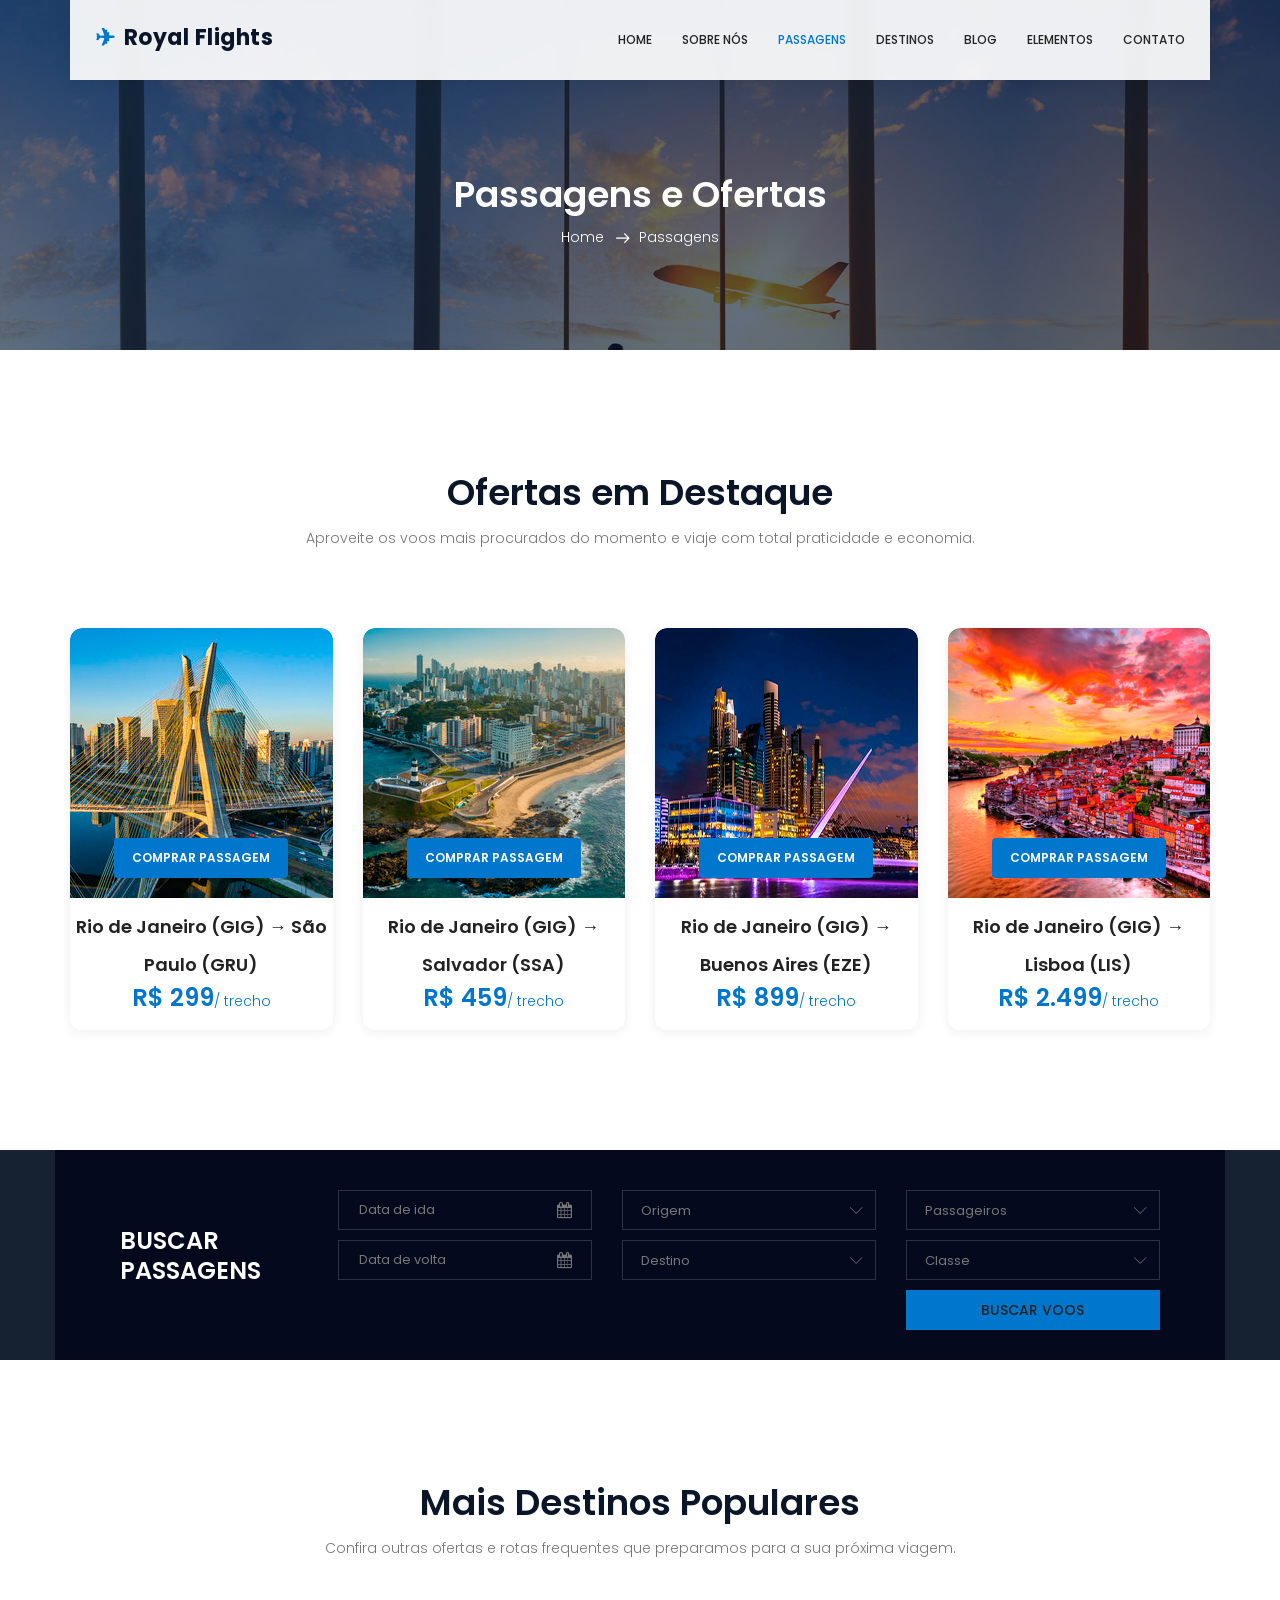
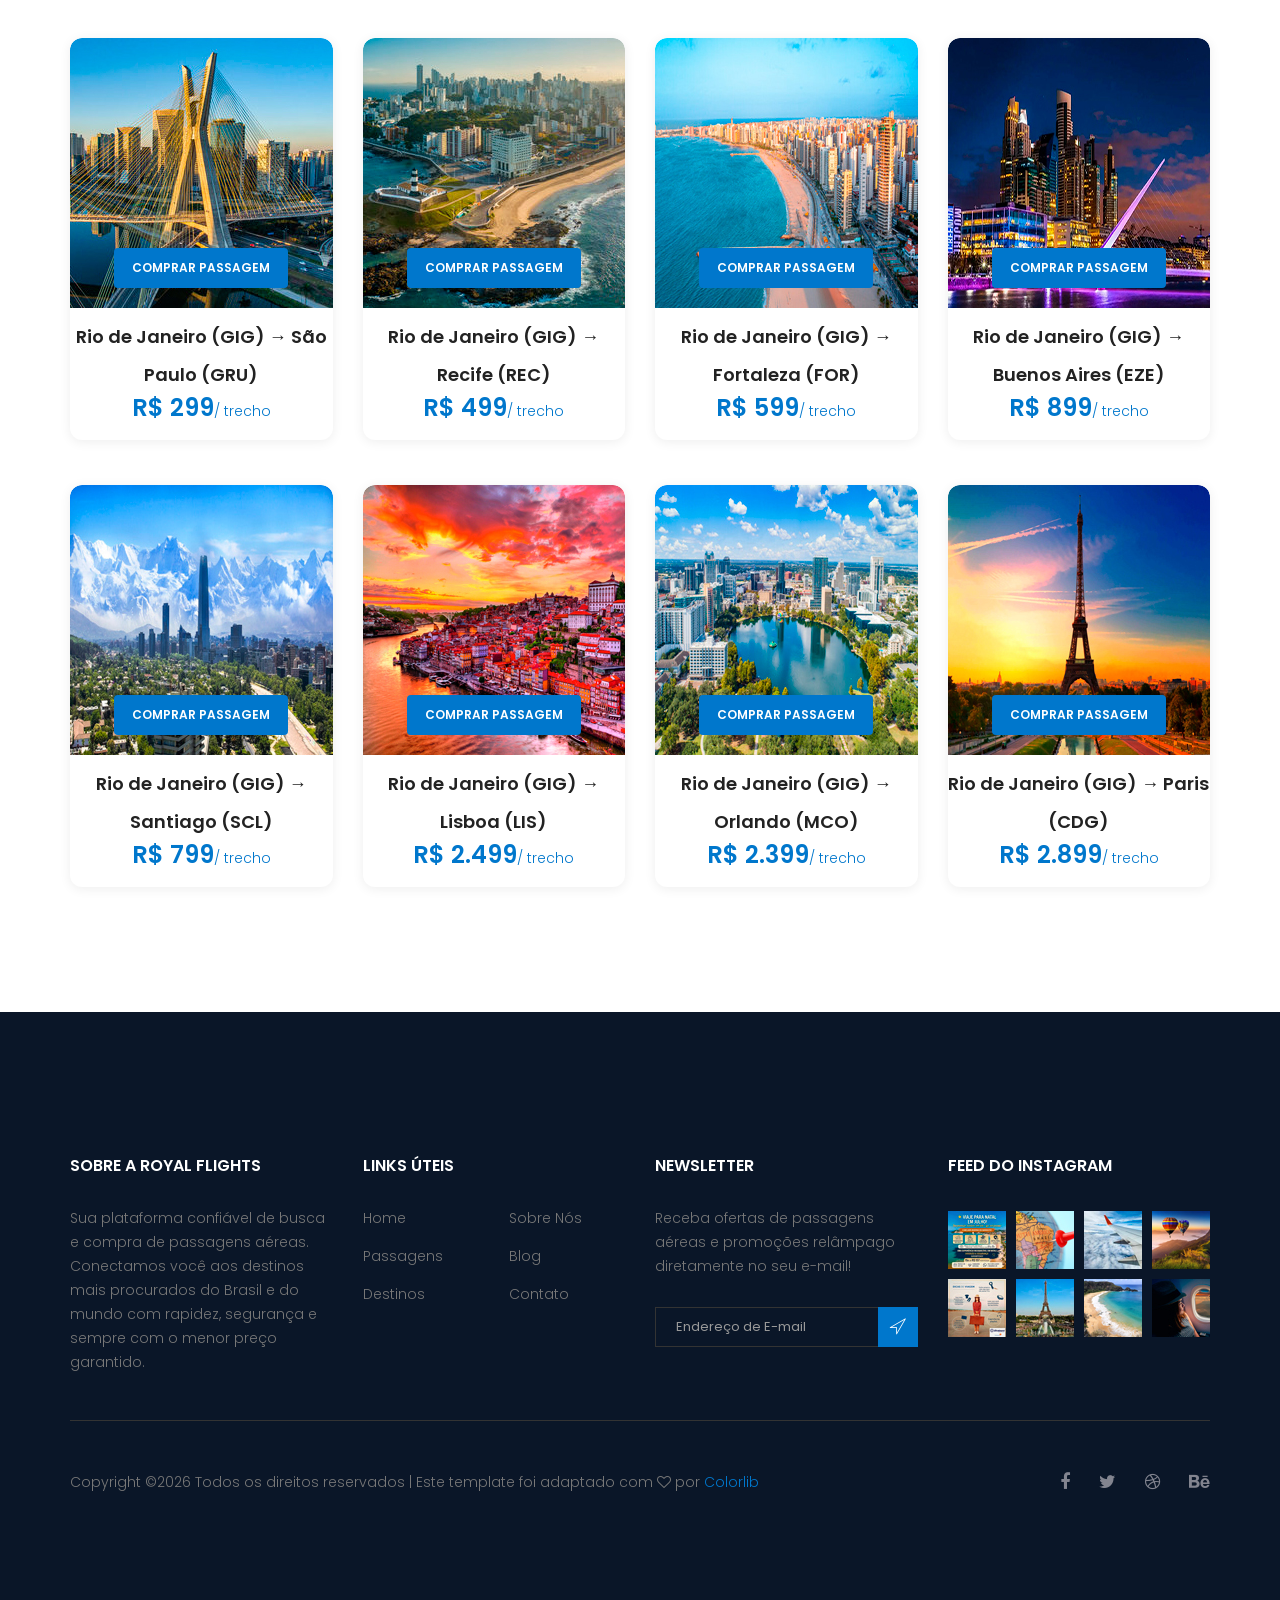
<file: royal-master/accomodation.html>
<!doctype html>
<html lang="en">
    <head>
        <!-- Required meta tags -->
        <meta charset="utf-8">
        <meta name="viewport" content="width=device-width, initial-scale=1, shrink-to-fit=no">
        <link rel="icon" href="image/novo_icone.png" type="image/png">
        <title>Passagens e Ofertas | Royal Flights</title>
        <meta name="description" content="Confira as melhores ofertas de passagens aéreas nacionais e internacionais da Royal Flights. Compare voos baratos e economize na sua próxima viagem.">
        <meta name="keywords" content="passagens aéreas, voos baratos, passagens aéreas promocionais, viajar barato, voos promocionais, destinos de voo, Royal Flights">
        <meta name="author" content="Royal Flights">
        <!-- Bootstrap CSS -->
        <link rel="stylesheet" href="css/bootstrap.css">
        <link rel="stylesheet" href="vendors/linericon/style.css">
        <link rel="stylesheet" href="css/font-awesome.min.css">
        <link rel="stylesheet" href="vendors/bootstrap-datepicker/bootstrap-datetimepicker.min.css">
        <link rel="stylesheet" href="vendors/nice-select/css/nice-select.css">
        <link rel="stylesheet" href="vendors/owl-carousel/owl.carousel.min.css">
        <!-- main css -->
        <link rel="stylesheet" href="css/style.css">
        <link rel="stylesheet" href="css/responsive.css">
    </head>
    <body>
        <!--================Header Area =================-->
        <header class="header_area">
            <div class="container">
                <nav class="navbar navbar-expand-lg navbar-light">
                    <!-- Brand and toggle get grouped for better mobile display -->
                    <a class="navbar-brand logo_h" href="index.html"><span class="brand-icon">✈</span> Royal Flights</a>
                    <button class="navbar-toggler" type="button" data-toggle="collapse" data-target="#navbarSupportedContent" aria-controls="navbarSupportedContent" aria-expanded="false" aria-label="Toggle navigation">
                        <span class="icon-bar"></span>
                        <span class="icon-bar"></span>
                        <span class="icon-bar"></span>
                    </button>
                    <!-- Collect the nav links, forms, and other content for toggling -->
                    <div class="collapse navbar-collapse offset" id="navbarSupportedContent">
                        <ul class="nav navbar-nav menu_nav ml-auto">
                            <li class="nav-item"><a class="nav-link" href="index.html">Home</a></li> 
                            <li class="nav-item"><a class="nav-link" href="about.html">Sobre Nós</a></li>
                            <li class="nav-item active"><a class="nav-link" href="accomodation.html">Passagens</a></li>
                            <li class="nav-item"><a class="nav-link" href="gallery.html">Destinos</a></li>
                            <li class="nav-item submenu dropdown">
                                <a href="#" class="nav-link dropdown-toggle" data-toggle="dropdown" role="button" aria-haspopup="true" aria-expanded="false">Blog</a>
                                <ul class="dropdown-menu">
                                    <li class="nav-item"><a class="nav-link" href="blog.html">Blog</a></li>
                                    <li class="nav-item"><a class="nav-link" href="blog-single.html">Santorini para Casais</a></li>
                                </ul>
                            </li> 
                            <li class="nav-item"><a class="nav-link" href="elements.html">Elementos</a></li>
                            <li class="nav-item"><a class="nav-link" href="contact.html">Contato</a></li>
                        </ul>
                    </div> 
                </nav>
            </div>
        </header>
        <!--================Header Area =================-->
        
        <!--================Breadcrumb Area =================-->
        <section class="breadcrumb_area">
            <div class="overlay bg-parallax" data-stellar-ratio="0.8" data-stellar-vertical-offset="0" data-background=""></div>
            <div class="container">
                <div class="page-cover text-center">
                    <h2 class="page-cover-tittle">Passagens e Ofertas</h2>
                    <ol class="breadcrumb">
                        <li><a href="index.html">Home</a></li>
                        <li class="active">Passagens</li>
                    </ol>
                </div>
            </div>
        </section>
        <!--================Breadcrumb Area =================-->
        
        <!--================ Accomodation Area  =================-->
        <section class="accomodation_area section_gap">
            <div class="container">
                <div class="section_title text-center">
                    <h2 class="title_color">Ofertas em Destaque</h2>
                    <p>Aproveite os voos mais procurados do momento e viaje com total praticidade e economia.</p>
                </div>
                <div class="row mb_30">
                    <div class="col-lg-3 col-sm-6">
                        <div class="accomodation_item text-center">
                            <div class="hotel_img">
                                <img src="image/passagem-aerea-sao-paulo.jpg" alt="passagem aérea promocional do Rio de Janeiro para São Paulo">
                                <a href="#" class="btn theme_btn button_hover">Comprar Passagem</a>
                            </div>
                            <a href="#"><h4 class="sec_h4">Rio de Janeiro (GIG) → São Paulo (GRU)</h4></a>
                            <h5>R$ 299<small>/ trecho</small></h5>
                        </div>
                    </div>
                    <div class="col-lg-3 col-sm-6">
                        <div class="accomodation_item text-center">
                            <div class="hotel_img">
                                <img src="image/passagem-aerea-salvador.jpg" alt="passagem aérea promocional do Rio de Janeiro para Salvador">
                                <a href="#" class="btn theme_btn button_hover">Comprar Passagem</a>
                            </div>
                            <a href="#"><h4 class="sec_h4">Rio de Janeiro (GIG) → Salvador (SSA)</h4></a>
                            <h5>R$ 459<small>/ trecho</small></h5>
                        </div>
                    </div>
                    <div class="col-lg-3 col-sm-6">
                        <div class="accomodation_item text-center">
                            <div class="hotel_img">
                                <img src="image/voo-promocional-buenos-aires.jpg" alt="passagem aérea internacional promocional do Rio de Janeiro para Buenos Aires">
                                <a href="#" class="btn theme_btn button_hover">Comprar Passagem</a>
                            </div>
                            <a href="#"><h4 class="sec_h4">Rio de Janeiro (GIG) → Buenos Aires (EZE)</h4></a>
                            <h5>R$ 899<small>/ trecho</small></h5>
                        </div>
                    </div>
                    <div class="col-lg-3 col-sm-6">
                        <div class="accomodation_item text-center">
                            <div class="hotel_img">
                                <img src="image/voo-promocional-lisboa.jpg" alt="passagem aérea internacional promocional do Rio de Janeiro para Lisboa">
                                <a href="#" class="btn theme_btn button_hover">Comprar Passagem</a>
                            </div>
                            <a href="#"><h4 class="sec_h4">Rio de Janeiro (GIG) → Lisboa (LIS)</h4></a>
                            <h5>R$ 2.499<small>/ trecho</small></h5>
                        </div>
                    </div>
                </div>
            </div>
        </section>
        <!--================ Accomodation Area  =================-->
        <!--================Booking Tabel Area =================-->
        <section class="hotel_booking_area" id="booking-form">
            <div class="container">
                <div class="row hotel_booking_table">
                    <div class="col-md-3">
                        <h2>Buscar<br> Passagens</h2>
                    </div>
                    <div class="col-md-9">
                        <div class="boking_table">
                            <div class="row">
                                <div class="col-md-4">
                                    <div class="book_tabel_item">
                                        <div class="form-group">
                                            <div class='input-group date' id='datetimepicker11'>
                                                <input type='text' class="form-control" placeholder="Data de ida"/>
                                                <span class="input-group-addon">
                                                    <i class="fa fa-calendar" aria-hidden="true"></i>
                                                </span>
                                            </div>
                                        </div>
                                        <div class="form-group">
                                            <div class='input-group date' id='datetimepicker1'>
                                                <input type='text' class="form-control" placeholder="Data de volta"/>
                                                <span class="input-group-addon">
                                                    <i class="fa fa-calendar" aria-hidden="true"></i>
                                                </span>
                                            </div>
                                        </div>
                                    </div>
                                </div>
                                <div class="col-md-4">
                                    <div class="book_tabel_item">
                                        <div class="input-group">
                                            <select class="wide">
                                                <option data-display="Origem">Origem</option>
                                                <option value="1">Rio de Janeiro (GIG)</option>
                                                <option value="2">São Paulo (GRU)</option>
                                                <option value="3">Brasília (BSB)</option>
                                                <option value="4">Salvador (SSA)</option>
                                                <option value="5">Recife (REC)</option>
                                            </select>
                                        </div>
                                        <div class="input-group">
                                            <select class="wide">
                                                <option data-display="Destino">Destino</option>
                                                <option value="1">São Paulo (GRU)</option>
                                                <option value="2">Rio de Janeiro (GIG)</option>
                                                <option value="3">Salvador (SSA)</option>
                                                <option value="4">Lisboa (LIS)</option>
                                                <option value="5">Buenos Aires (EZE)</option>
                                            </select>
                                        </div>
                                    </div>
                                </div>
                                <div class="col-md-4">
                                    <div class="book_tabel_item">
                                        <div class="input-group">
                                            <select class="wide">
                                                <option data-display="Passageiros">Passageiros</option>
                                                <option value="1">1 Passageiro</option>
                                                <option value="2">2 Passageiros</option>
                                                <option value="3">3 Passageiros</option>
                                                <option value="4">4+ Passageiros</option>
                                            </select>
                                        </div>
                                        <div class="input-group">
                                            <select class="wide">
                                                <option data-display="Classe">Classe</option>
                                                <option value="1">Econômica</option>
                                                <option value="2">Premium Economy</option>
                                                <option value="3">Executiva</option>
                                                <option value="4">Primeira Classe</option>
                                            </select>
                                        </div>
                                        <a class="book_now_btn button_hover" href="#" style="margin-top: 10px;">Buscar voos</a>
                                    </div>
                                </div>
                            </div>
                        </div>
                    </div>
                </div>
            </div>
        </section>
        <!--================Booking Tabel Area  =================-->
        <!--================ Accomodation Area  =================-->
        <section class="accomodation_area section_gap">
            <div class="container">
                <div class="section_title text-center">
                    <h2 class="title_color">Mais Destinos Populares</h2>
                    <p>Confira outras ofertas e rotas frequentes que preparamos para a sua próxima viagem.</p>
                </div>
                <div class="row accomodation_two">
                    <div class="col-lg-3 col-sm-6">
                        <div class="accomodation_item text-center">
                            <div class="hotel_img">
                                <img src="image/passagem-aerea-sao-paulo.jpg" alt="passagem aérea promocional de Rio de Janeiro para São Paulo">
                                <a href="#" class="btn theme_btn button_hover">Comprar Passagem</a>
                            </div>
                            <a href="#"><h4 class="sec_h4">Rio de Janeiro (GIG) → São Paulo (GRU)</h4></a>
                            <h5>R$ 299<small>/ trecho</small></h5>
                        </div>
                    </div>
                    <div class="col-lg-3 col-sm-6">
                        <div class="accomodation_item text-center">
                            <div class="hotel_img">
                                <img src="image/passagem-aerea-salvador.jpg" alt="passagem aérea para Recife com preço promocional">
                                <a href="#" class="btn theme_btn button_hover">Comprar Passagem</a>
                            </div>
                            <a href="#"><h4 class="sec_h4">Rio de Janeiro (GIG) → Recife (REC)</h4></a>
                            <h5>R$ 499<small>/ trecho</small></h5>
                        </div>
                    </div>
                    <div class="col-lg-3 col-sm-6">
                        <div class="accomodation_item text-center">
                            <div class="hotel_img">
                                <img src="image/passagem-aerea-fortaleza.jpg" alt="passagem aérea para Fortaleza saindo do Rio de Janeiro">
                                <a href="#" class="btn theme_btn button_hover">Comprar Passagem</a>
                            </div>
                            <a href="#"><h4 class="sec_h4">Rio de Janeiro (GIG) → Fortaleza (FOR)</h4></a>
                            <h5>R$ 599<small>/ trecho</small></h5>
                        </div>
                    </div>
                    <div class="col-lg-3 col-sm-6">
                        <div class="accomodation_item text-center">
                            <div class="hotel_img">
                                <img src="image/voo-promocional-buenos-aires.jpg" alt="voo internacional de ida e volta para Buenos Aires">
                                <a href="#" class="btn theme_btn button_hover">Comprar Passagem</a>
                            </div>
                            <a href="#"><h4 class="sec_h4">Rio de Janeiro (GIG) → Buenos Aires (EZE)</h4></a>
                            <h5>R$ 899<small>/ trecho</small></h5>
                        </div>
                    </div>
                    <div class="col-lg-3 col-sm-6">
                        <div class="accomodation_item text-center">
                            <div class="hotel_img">
                                <img src="image/voo-promocional-santiago.jpg" alt="passagem aérea internacional com desconto para Santiago do Chile">
                                <a href="#" class="btn theme_btn button_hover">Comprar Passagem</a>
                            </div>
                            <a href="#"><h4 class="sec_h4">Rio de Janeiro (GIG) → Santiago (SCL)</h4></a>
                            <h5>R$ 799<small>/ trecho</small></h5>
                        </div>
                    </div>
                    <div class="col-lg-3 col-sm-6">
                        <div class="accomodation_item text-center">
                            <div class="hotel_img">
                                <img src="image/voo-promocional-lisboa.jpg" alt="voo internacional para Lisboa saindo do Rio de Janeiro">
                                <a href="#" class="btn theme_btn button_hover">Comprar Passagem</a>
                            </div>
                            <a href="#"><h4 class="sec_h4">Rio de Janeiro (GIG) → Lisboa (LIS)</h4></a>
                            <h5>R$ 2.499<small>/ trecho</small></h5>
                        </div>
                    </div>
                    <div class="col-lg-3 col-sm-6">
                        <div class="accomodation_item text-center">
                            <div class="hotel_img">
                                <img src="image/passagem-aerea-orlando.jpg" alt="passagem aérea promocional para Orlando com taxas inclusas">
                                <a href="#" class="btn theme_btn button_hover">Comprar Passagem</a>
                            </div>
                            <a href="#"><h4 class="sec_h4">Rio de Janeiro (GIG) → Orlando (MCO)</h4></a>
                            <h5>R$ 2.399<small>/ trecho</small></h5>
                        </div>
                    </div>
                    <div class="col-lg-3 col-sm-6">
                        <div class="accomodation_item text-center">
                            <div class="hotel_img">
                                <img src="image/passagem-aerea-paris.jpg" alt="passagem aérea para Paris saindo de Rio de Janeiro">
                                <a href="#" class="btn theme_btn button_hover">Comprar Passagem</a>
                            </div>
                            <a href="#"><h4 class="sec_h4">Rio de Janeiro (GIG) → Paris (CDG)</h4></a>
                            <h5>R$ 2.899<small>/ trecho</small></h5>
                        </div>
                    </div>
                </div>
            </div>
        </section>
        <!--================ Accomodation Area  =================-->
        <!--================ start footer Area  =================-->	
        <footer class="footer-area section_gap">
            <div class="container">
                <div class="row">
                    <div class="col-lg-3  col-md-6 col-sm-6">
                        <div class="single-footer-widget">
                            <h6 class="footer_title">Sobre a Royal Flights</h6>
                            <p>Sua plataforma confiável de busca e compra de passagens aéreas. Conectamos você aos destinos mais procurados do Brasil e do mundo com rapidez, segurança e sempre com o menor preço garantido.</p>
                        </div>
                    </div>
                    <div class="col-lg-3 col-md-6 col-sm-6">
                        <div class="single-footer-widget">
                            <h6 class="footer_title">Links Úteis</h6>
                            <div class="row">
                                <div class="col-6">
                                    <ul class="list_style">
                                        <li><a href="index.html">Home</a></li>
                                        <li><a href="accomodation.html">Passagens</a></li>
                                        <li><a href="gallery.html">Destinos</a></li>
                                    </ul>
                                </div>
                                <div class="col-6">
                                    <ul class="list_style">
                                        <li><a href="about.html">Sobre Nós</a></li>
                                        <li><a href="blog.html">Blog</a></li>
                                        <li><a href="contact.html">Contato</a></li>
                                    </ul>
                                </div>										
                            </div>							
                        </div>
                    </div>							
                    <div class="col-lg-3 col-md-6 col-sm-6">
                        <div class="single-footer-widget">
                            <h6 class="footer_title">Newsletter</h6>
                            <p>Receba ofertas de passagens aéreas e promoções relâmpago diretamente no seu e-mail!</p>		
                            <div id="mc_embed_signup">
                                <form target="_blank" action="https://spondonit.us12.list-manage.com/subscribe/post?u=1462626880ade1ac87bd9c93a&amp;id=92a4423d01" method="get" class="subscribe_form relative">
                                    <div class="input-group d-flex flex-row">
                                        <input name="EMAIL" placeholder="Endereço de E-mail" onfocus="this.placeholder = ''" onblur="this.placeholder = 'Endereço de E-mail '" required="" type="email">
                                        <button class="btn sub-btn"><span class="lnr lnr-location"></span></button>		
                                    </div>									
                                    <div class="mt-10 info"></div>
                                </form>
                            </div>
                        </div>
                    </div>
                    <div class="col-lg-3 col-md-6 col-sm-6">
                        <div class="single-footer-widget instafeed">
                            <h6 class="footer_title">Feed do Instagram</h6>
                            <ul class="list_style instafeed d-flex flex-wrap">
                                <li><img src="image/instagram/modificadas/destino-comercial.jpg" alt="Destino promocional no Feed do Instagram"></li>
                                <li><img src="image/instagram/modificadas/destinos-brasileiros-para-viagens.jpg" alt="Destino de viagem no Feed do Instagram"></li>
                                <li><img src="image/instagram/modificadas/voo-destino.jpg" alt="Foto de voo no Feed do Instagram"></li>
                                <li><img src="image/instagram/modificadas/paisagem-de-viagem.jpg" alt="Paisagem de viagem no Feed do Instagram"></li>
                                <li><img src="image/instagram/modificadas/dicas-viagem.jpg" alt="Dica de viagem no Feed do Instagram"></li>
                                <li><img src="image/instagram/modificadas/torre-eiffel.jpg" alt="Destino internacional no Feed do Instagram"></li>
                                <li><img src="image/instagram/modificadas/praias-brasil-sancho.jpg" alt="Destino de praia no Feed do Instagram"></li>
                                <li><img src="image/instagram/modificadas/viajando-de-aviao.jpg" alt="Viajante no Feed do Instagram"></li>
                            </ul>
                        </div>
                    </div>						
                </div>
                <div class="border_line"></div>
                <div class="row footer-bottom d-flex justify-content-between align-items-center">
                    <p class="col-lg-8 col-sm-12 footer-text m-0"><!-- Link back to Colorlib can't be removed. Template is licensed under CC BY 3.0. -->
Copyright &copy;<script>document.write(new Date().getFullYear());</script> Todos os direitos reservados | Este template foi adaptado com <i class="fa fa-heart-o" aria-hidden="true"></i> por <a href="https://colorlib.com" target="_blank">Colorlib</a>
<!-- Link back to Colorlib can't be removed. Template is licensed under CC BY 3.0. --></p>
                    <div class="col-lg-4 col-sm-12 footer-social">
                        <a href="#"><i class="fa fa-facebook"></i></a>
                        <a href="#"><i class="fa fa-twitter"></i></a>
                        <a href="#"><i class="fa fa-dribbble"></i></a>
                        <a href="#"><i class="fa fa-behance"></i></a>
                    </div>
                </div>
            </div>
        </footer>
		<!--================ End footer Area  =================-->
        
        
        <!-- Optional JavaScript -->
        <!-- jQuery first, then Popper.js, then Bootstrap JS -->
        <script src="js/jquery-3.2.1.min.js"></script>
        <script src="js/popper.js"></script>
        <script src="js/bootstrap.min.js"></script>
        <script src="vendors/owl-carousel/owl.carousel.min.js"></script>
        <script src="js/jquery.ajaxchimp.min.js"></script>
        <script src="vendors/bootstrap-datepicker/bootstrap-datetimepicker.min.js"></script>
        <script src="vendors/nice-select/js/jquery.nice-select.js"></script>
        <script src="js/mail-script.js"></script>
        <script src="js/stellar.js"></script>
        <script src="vendors/lightbox/simpleLightbox.min.js"></script>
        <script src="js/custom.js"></script>
    </body>
</html>
</file>
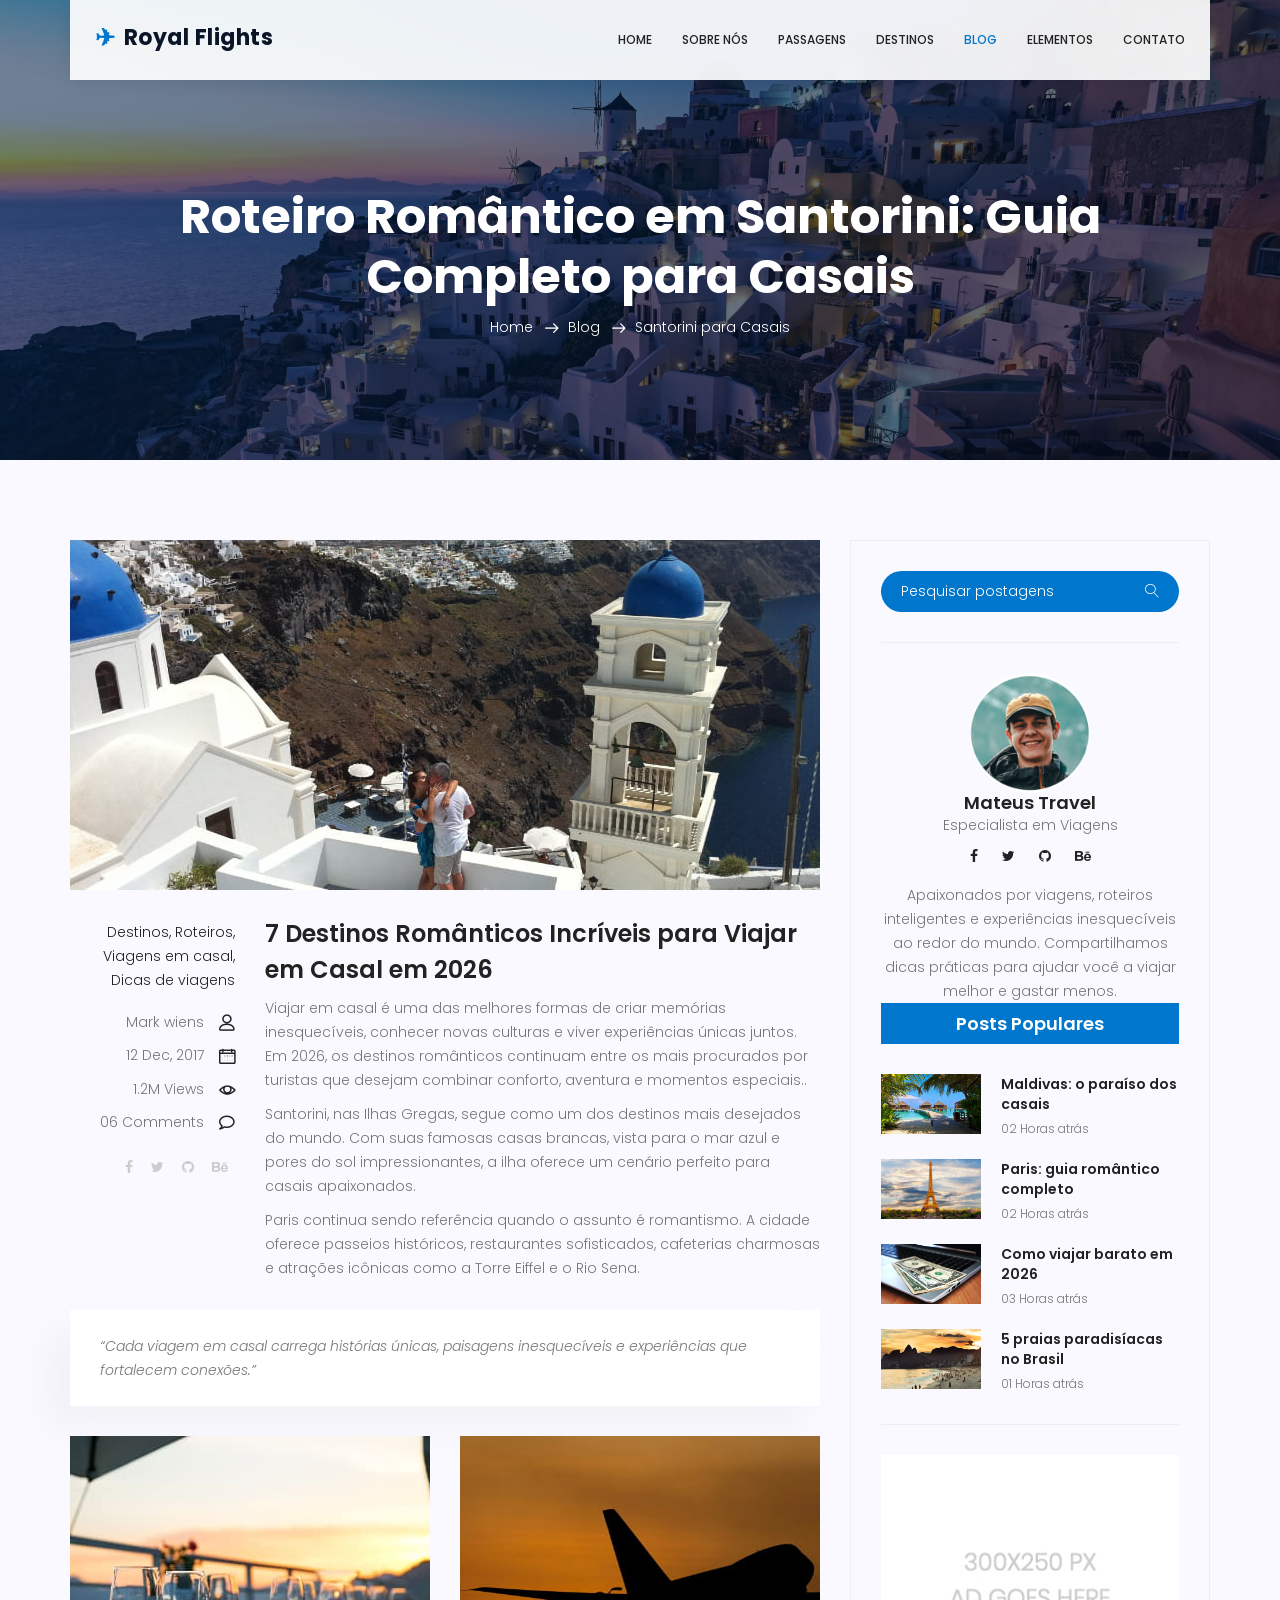
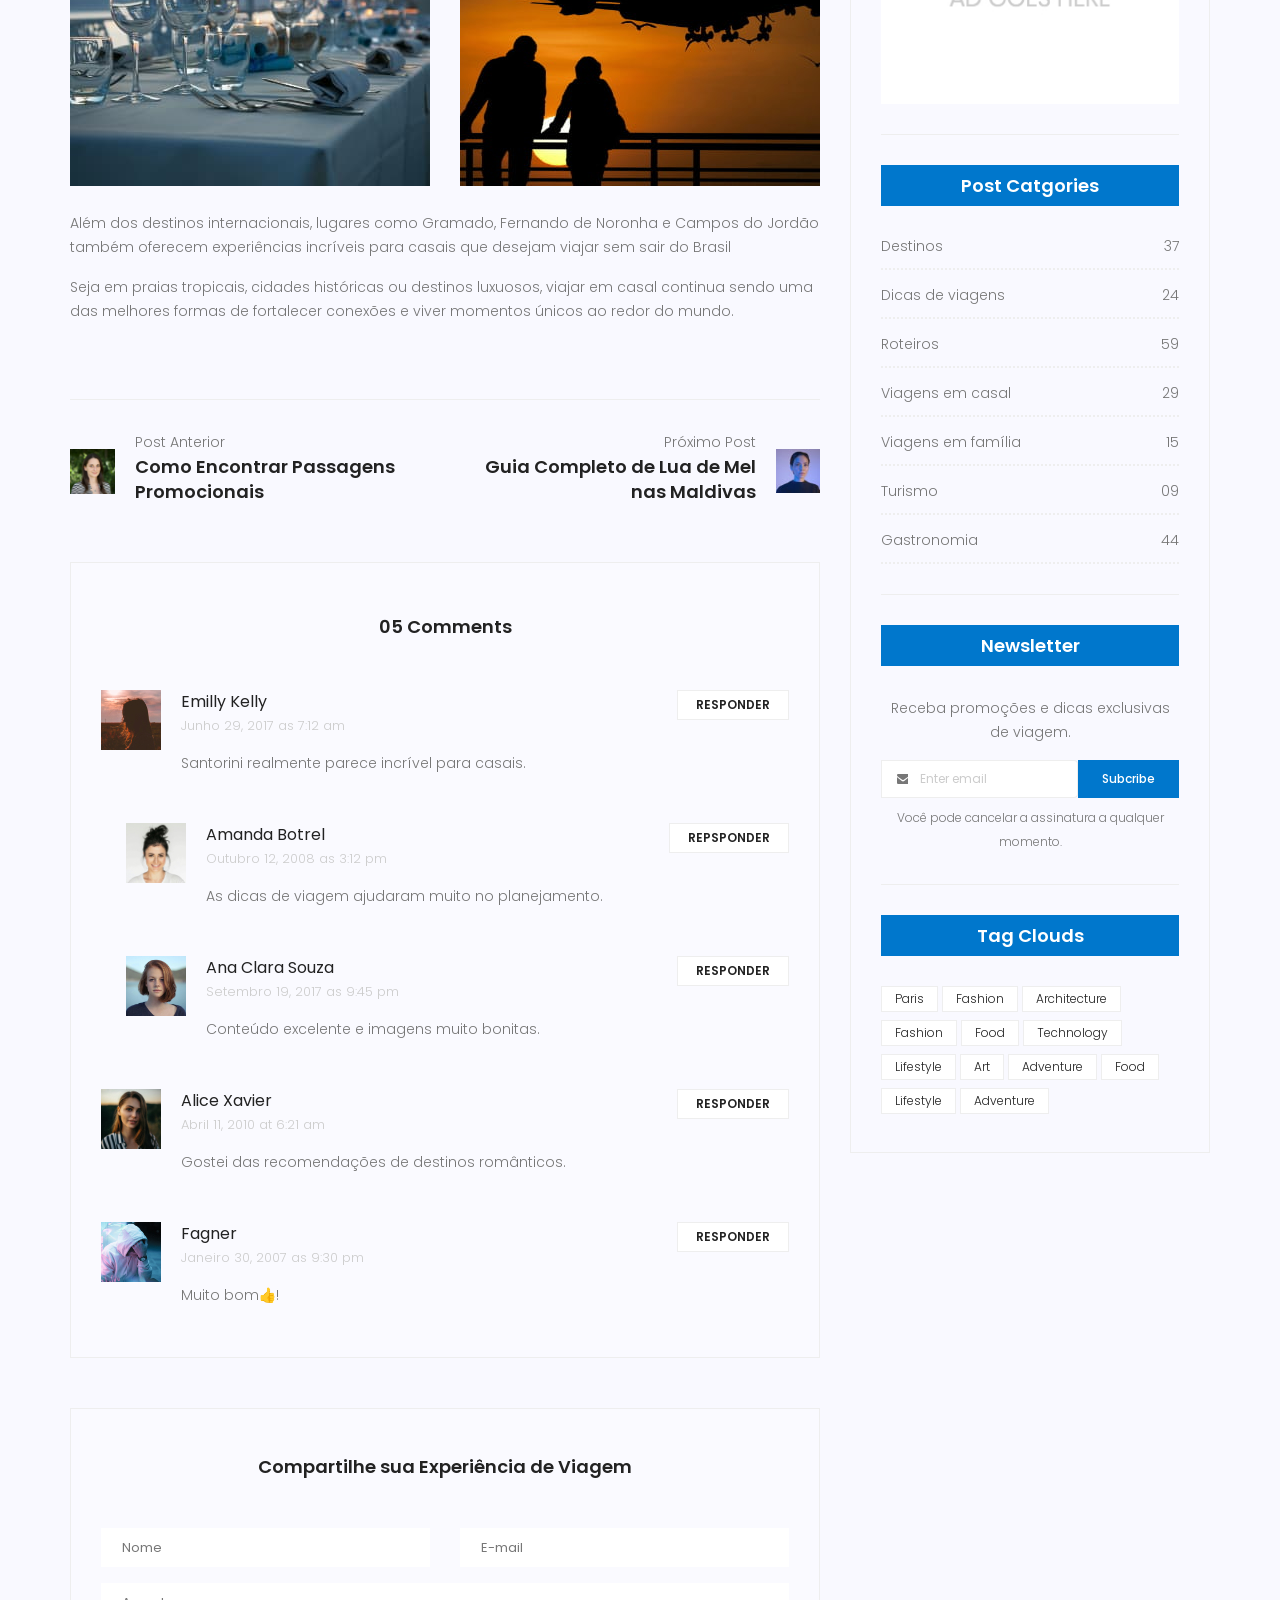
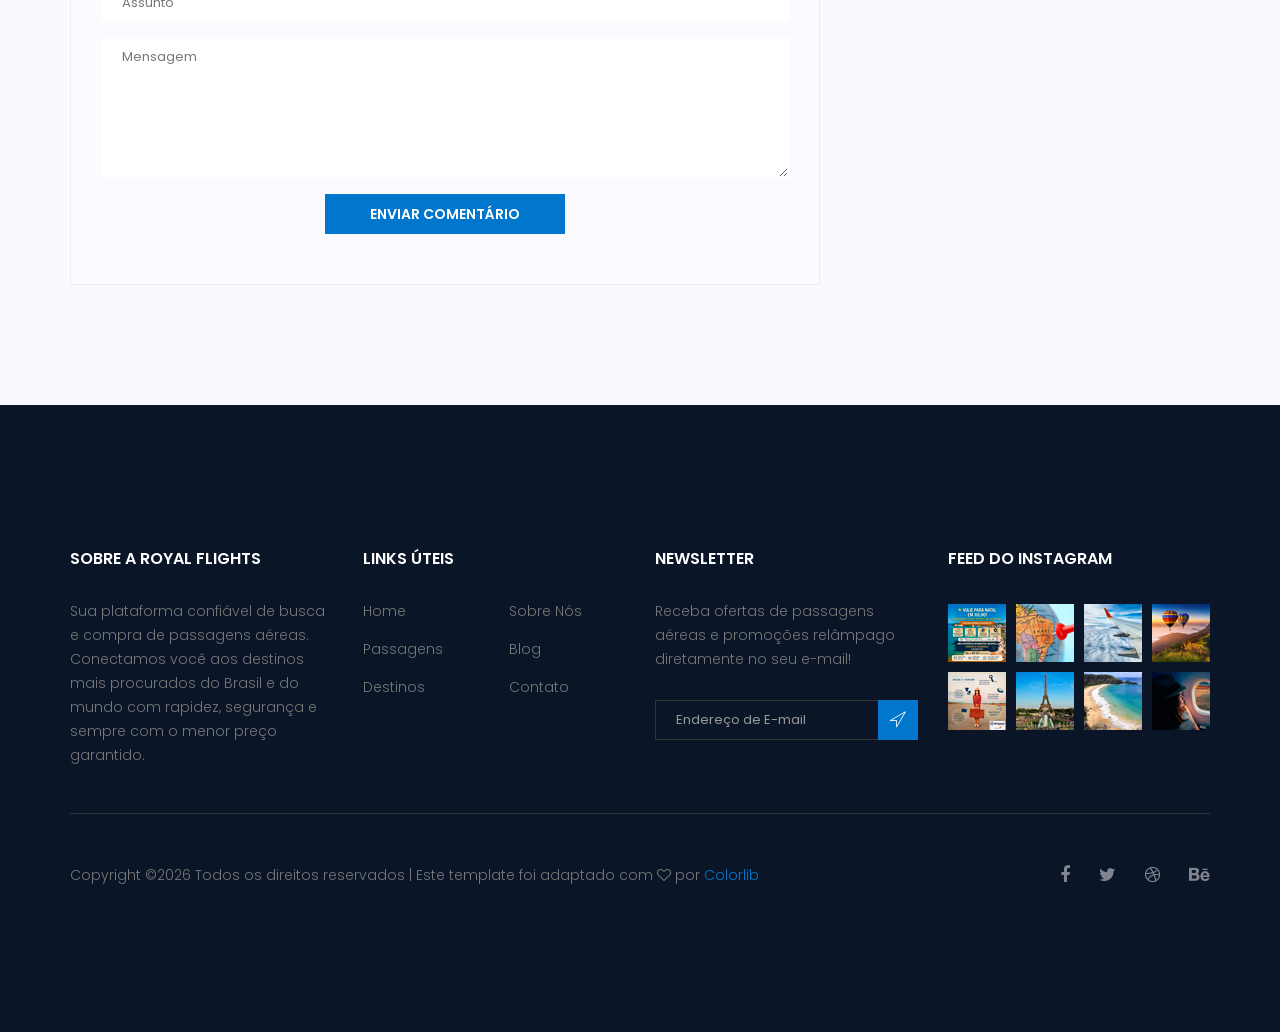
<file: royal-master/blog-single.html>
<!doctype html>
<html lang="en">
    <head>
        <!-- Required meta tags -->
        <meta charset="utf-8">
        <meta name="viewport" content="width=device-width, initial-scale=1, shrink-to-fit=no">
        <link rel="icon" href="image/novo_icone.png" type="image/png">
        <title>Detalhes do Blog | Royal Flights</title>
        <!-- Bootstrap CSS -->
        <link rel="stylesheet" href="css/bootstrap.css">
        <link rel="stylesheet" href="vendors/linericon/style.css">
        <link rel="stylesheet" href="css/font-awesome.min.css">
        <link rel="stylesheet" href="vendors/bootstrap-datepicker/bootstrap-datetimepicker.min.css">
        <link rel="stylesheet" href="vendors/nice-select/css/nice-select.css">
        <link rel="stylesheet" href="vendors/owl-carousel/owl.carousel.min.css">
        <!-- main css -->
        <link rel="stylesheet" href="css/style.css">
        <link rel="stylesheet" href="css/responsive.css">
    </head>
    <body>
        <!--================Header Area =================-->
        <header class="header_area">
            <div class="container">
                <nav class="navbar navbar-expand-lg navbar-light">
                    <!-- Brand and toggle get grouped for better mobile display -->
                    <a class="navbar-brand logo_h" href="index.html"><span class="brand-icon">✈</span> Royal Flights</a>
                    <button class="navbar-toggler" type="button" data-toggle="collapse" data-target="#navbarSupportedContent" aria-controls="navbarSupportedContent" aria-expanded="false" aria-label="Toggle navigation">
                        <span class="icon-bar"></span>
                        <span class="icon-bar"></span>
                        <span class="icon-bar"></span>
                    </button>
                    <!-- Collect the nav links, forms, and other content for toggling -->
                    <div class="collapse navbar-collapse offset" id="navbarSupportedContent">
                        <ul class="nav navbar-nav menu_nav ml-auto">
                            <li class="nav-item"><a class="nav-link" href="index.html">Home</a></li> 
                            <li class="nav-item"><a class="nav-link" href="about.html">Sobre Nós</a></li>
                            <li class="nav-item"><a class="nav-link" href="accomodation.html">Passagens</a></li>
                            <li class="nav-item"><a class="nav-link" href="gallery.html">Destinos</a></li>
                            <li class="nav-item submenu dropdown active">
                                <a href="#" class="nav-link dropdown-toggle" data-toggle="dropdown" role="button" aria-haspopup="true" aria-expanded="false">Blog</a>
                                <ul class="dropdown-menu">
                                    <li class="nav-item"><a class="nav-link" href="blog.html">Blog</a></li>
                                    <li class="nav-item"><a class="nav-link" href="blog-single.html">Santorini para Casais</a></li>
                                </ul>
                            </li> 
                            <li class="nav-item"><a class="nav-link" href="elements.html">Elementos</a></li>
                            <li class="nav-item"><a class="nav-link" href="contact.html">Contato</a></li>
                        </ul>
                    </div> 
                </nav>
            </div>
        </header>
        <!--================Header Area =================-->
        
        <!--================Breadcrumb Area =================-->
        <section class="breadcrumb_area blog_banner_two">
            <div class="overlay bg-parallax" data-stellar-ratio="0.8" data-stellar-vertical-offset="0" data-background=""></div>
            <div class="container">
                <div class="page-cover text-center">
                    <h2 class="page-cover-tittle f_48">Roteiro Romântico em Santorini: Guia Completo para Casais</h2>
                    <ol class="breadcrumb">
                        <li><a href="index.html">Home</a></li>
                        <li><a href="blog.html">Blog</a></li>
                        <li class="active">Santorini para Casais</li>
                    </ol>
                </div>
            </div>
        </section>
        <!--================Breadcrumb Area =================-->
        
        <!--================Blog Area =================-->
        <section class="blog_area single-post-area">
            <div class="container">
                <div class="row">
                    <div class="col-lg-8 posts-list">
                        <div class="single-post row">
                            <div class="col-lg-12">
                                <div class="feature-img">
                                    <img class="img-fluid" src="image/blog/destinos-romanticos-santorini.jpg" alt="Roteiro de viagem romântica na ilha de Santorini com igrejas de cúpula azul">
                                </div>									
                            </div>
                            <div class="col-lg-3  col-md-3">
                                <div class="blog_info text-right">
                                    <div class="post_tag">
                                        <a href="#">Destinos,</a>
                                        <a href="#">Roteiros,</a>
                                        <a href="#">Viagens em casal,</a>
                                        <a href="#">Dicas de viagens</a>
                                    </div>
                                    <ul class="blog_meta list_style">
                                        <li><a href="#">Mark wiens<i class="lnr lnr-user"></i></a></li>
                                        <li><a href="#">12 Dec, 2017<i class="lnr lnr-calendar-full"></i></a></li>
                                        <li><a href="#">1.2M Views<i class="lnr lnr-eye"></i></a></li>
                                        <li><a href="#">06 Comments<i class="lnr lnr-bubble"></i></a></li>
                                    </ul>
                                    <ul class="social-links">
                                        <li><a href="#"><i class="fa fa-facebook"></i></a></li>
                                        <li><a href="#"><i class="fa fa-twitter"></i></a></li>
                                        <li><a href="#"><i class="fa fa-github"></i></a></li>
                                        <li><a href="#"><i class="fa fa-behance"></i></a></li>
                                    </ul>
                                </div>
                            </div>
                            <div class="col-lg-9 col-md-9 blog_details">
                                <h2>7 Destinos Românticos Incríveis para Viajar em Casal em 2026</h2>
                                <p class="excert">
                                    Viajar em casal é uma das melhores formas de criar memórias inesquecíveis, conhecer novas culturas e viver experiências únicas juntos. Em 2026, os destinos românticos continuam entre os mais procurados por turistas que desejam combinar conforto, aventura e momentos especiais..
                                </p>
                                <p>
                                    Santorini, nas Ilhas Gregas, segue como um dos destinos mais desejados do mundo. Com suas famosas casas brancas, vista para o mar azul e pores do sol impressionantes, a ilha oferece um cenário perfeito para casais apaixonados.
                                </p>
                                <p>
                                    Paris continua sendo referência quando o assunto é romantismo. A cidade oferece passeios históricos, restaurantes sofisticados, cafeterias charmosas e atrações icônicas como a Torre Eiffel e o Rio Sena.
                                </p>
                            </div>
                            <div class="col-lg-12">
                                <div class="quotes">
                                    “Cada viagem em casal carrega histórias únicas, paisagens inesquecíveis e experiências que fortalecem conexões.”

                                </div>
                                <div class="row">
                                    <div class="col-6">
                                        <img class="img-fluid" src="image/blog/jantar-romantico.jpg" alt="Mesa montada para um jantar romântico à luz de velas ao ar livre">
                                    </div>
                                    <div class="col-6">
                                        <img class="img-fluid" src="image/blog/viagem-casal.jpg" alt="Casal viajando de carro à beira-mar curtindo a paisagem">
                                    </div>	
                                    <div class="col-lg-12 mt-25">
                                        <p>
                                            Além dos destinos internacionais, lugares como Gramado, Fernando de Noronha e Campos do Jordão também oferecem experiências incríveis para casais que desejam viajar sem sair do Brasil
                                        </p>
                                        <p>
                                            Seja em praias tropicais, cidades históricas ou destinos luxuosos, viajar em casal continua sendo uma das melhores formas de fortalecer conexões e viver momentos únicos ao redor do mundo.
                                        </p>											
                                    </div>									
                                </div>
                            </div>
                        </div>
                        <div class="navigation-area">
                            <div class="row">
                                <div class="col-lg-6 col-md-6 col-12 nav-left flex-row d-flex justify-content-start align-items-center">
                                    <div class="thumb">
                                        <a href="#"><img class="img-fluid" src="image/blog/post-anterior.jpg" alt="Miniatura do post anterior sobre passagens"></a>
                                    </div>
                                    <div class="arrow">
                                        <a href="#"><span class="lnr text-white lnr-arrow-left"></span></a>
                                    </div>
                                    <div class="detials">
                                        <p>Post Anterior</p>
                                        <a href="#"><h4>Como Encontrar Passagens Promocionais</h4></a>
                                    </div>
                                </div>
                                <div class="col-lg-6 col-md-6 col-12 nav-right flex-row d-flex justify-content-end align-items-center">
                                    <div class="detials">
                                        <p>Próximo Post</p>
                                        <a href="#"><h4>Guia Completo de Lua de Mel nas Maldivas</h4></a>
                                    </div>
                                    <div class="arrow">
                                        <a href="#"><span class="lnr text-white lnr-arrow-right"></span></a>
                                    </div>
                                    <div class="thumb">
                                        <a href="#"><img class="img-fluid" src="image/blog/proximo-post.jpg" alt="Miniatura do próximo post sobre Maldivas"></a>
                                    </div>										
                                </div>									
                            </div>
                        </div>
                        <div class="comments-area">
                            <h4>05 Comments</h4>
                            <div class="comment-list">
                                <div class="single-comment justify-content-between d-flex">
                                    <div class="user justify-content-between d-flex">
                                        <div class="thumb">
                                            <img src="image/blog/foto-perfil-emilly-kelly.jpg" alt="foto de perfil Emilly Kelly">
                                        </div>
                                        <div class="desc">
                                            <h5><a href="#">Emilly Kelly</a></h5>
                                            <p class="date">Junho 29, 2017 as 7:12 am </p>
                                            <p class="comment">
                                                Santorini realmente parece incrível para casais.
                                            </p>
                                        </div>
                                    </div>
                                    <div class="reply-btn">
                                           <a href="" class="btn-reply text-uppercase">responder</a> 
                                    </div>
                                </div>
                            </div>	
                            <div class="comment-list left-padding">
                                <div class="single-comment justify-content-between d-flex">
                                    <div class="user justify-content-between d-flex">
                                        <div class="thumb">
                                            <img src="image/blog/foto-perfil-amanda-botrel.jpg" alt="foto de perfil Amanda Botrel">
                                        </div>
                                        <div class="desc">
                                            <h5><a href="#">Amanda Botrel</a></h5>
                                            <p class="date">Outubro 12, 2008 as 3:12 pm </p>
                                            <p class="comment">
                                                As dicas de viagem ajudaram muito no planejamento.
                                            </p>
                                        </div>
                                    </div>
                                    <div class="reply-btn">
                                           <a href="" class="btn-reply text-uppercase">repsponder</a> 
                                    </div>
                                </div>
                            </div>	
                            <div class="comment-list left-padding">
                                <div class="single-comment justify-content-between d-flex">
                                    <div class="user justify-content-between d-flex">
                                        <div class="thumb">
                                            <img src="image/blog/foto-perfil-ana-clara-souza.jpg" alt="foto de perfil Ana Clara souza">
                                        </div>
                                        <div class="desc">
                                            <h5><a href="#">Ana Clara Souza</a></h5>
                                            <p class="date">Setembro 19, 2017 as 9:45 pm </p>
                                            <p class="comment">
                                                Conteúdo excelente e imagens muito bonitas.
                                            </p>
                                        </div>
                                    </div>
                                    <div class="reply-btn">
                                           <a href="" class="btn-reply text-uppercase">responder</a> 
                                    </div>
                                </div>
                            </div>	
                            <div class="comment-list">
                                <div class="single-comment justify-content-between d-flex">
                                    <div class="user justify-content-between d-flex">
                                        <div class="thumb">
                                            <img src="image/blog/foto-perfil-alice-xavier.jpg" alt="foto de perfil Alice Xavier">
                                        </div>
                                        <div class="desc">
                                            <h5><a href="#">Alice Xavier</a></h5>
                                            <p class="date">Abril 11, 2010 at 6:21 am </p>
                                            <p class="comment">
                                                Gostei das recomendações de destinos românticos.
                                            </p>
                                        </div>
                                    </div>
                                    <div class="reply-btn">
                                           <a href="" class="btn-reply text-uppercase">responder</a> 
                                    </div>
                                </div>
                            </div>	
                            <div class="comment-list">
                                <div class="single-comment justify-content-between d-flex">
                                    <div class="user justify-content-between d-flex">
                                        <div class="thumb">
                                            <img src="image/blog/foto-perfil-fagner.jpg" alt="foto de perfil Fagner">
                                        </div>
                                        <div class="desc">
                                            <h5><a href="#">Fagner</a></h5>
                                            <p class="date">Janeiro 30, 2007 as 9:30 pm </p>
                                            <p class="comment">
                                                Muito bom👍!
                                            </p>
                                        </div>
                                    </div>
                                    <div class="reply-btn">
                                           <a href="" class="btn-reply text-uppercase">responder</a> 
                                    </div>
                                </div>
                            </div>	                                             				
                        </div>
                        <div class="comment-form">
                            <h4>Compartilhe sua Experiência de Viagem</h4>
                            <form>
                                <div class="form-group form-inline">
                                  <div class="form-group col-lg-6 col-md-6 name">
                                    <input type="text" class="form-control" id="name" placeholder="Nome" onfocus="this.placeholder = ''" onblur="this.placeholder = 'Nome'">
                                  </div>
                                  <div class="form-group col-lg-6 col-md-6 email">
                                    <input type="email" class="form-control" id="email" placeholder="E-mail" onfocus="this.placeholder = ''" onblur="this.placeholder = 'Endereço de E-mail'">
                                  </div>										
                                </div>
                                <div class="form-group">
                                    <input type="text" class="form-control" id="subject" placeholder="Assunto" onfocus="this.placeholder = ''" onblur="this.placeholder = 'Assunto'">
                                </div>
                                <div class="form-group">
                                    <textarea class="form-control mb-10" rows="5" name="mensagem" placeholder="Mensagem" onfocus="this.placeholder = ''" onblur="this.placeholder = 'Messege'" required=""></textarea>
                                </div>
                                <a href="#" class="primary-btn button_hover">Enviar Comentário</a>	
                            </form>
                        </div>
                    </div>
                    <div class="col-lg-4">
                        <div class="blog_right_sidebar">
                            <aside class="single_sidebar_widget search_widget">
                                <div class="input-group">
                                    <input type="text" class="form-control" placeholder="Pesquisar postagens">
                                    <span class="input-group-btn">
                                        <button class="btn btn-default" type="button"><i class="lnr lnr-magnifier"></i></button>
                                    </span>
                                </div><!-- /input-group -->
                                <div class="br"></div>
                            </aside>
                            <aside class="single_sidebar_widget author_widget">
                                <img class="author_img rounded-circle" src="image/blog/foto-perfil-mateus-travel.jpg" alt="foto de perfil mateus Travel">
                                <h4>Mateus Travel</h4>
                                <p>Especialista em Viagens</p>
                                <div class="social_icon">
                                    <a href="#"><i class="fa fa-facebook"></i></a>
                                    <a href="#"><i class="fa fa-twitter"></i></a>
                                    <a href="#"><i class="fa fa-github"></i></a>
                                    <a href="#"><i class="fa fa-behance"></i></a>
                                </div>
                                <p>Apaixonados por viagens, roteiros inteligentes e experiências inesquecíveis ao redor do mundo. Compartilhamos dicas práticas para ajudar você a viajar melhor e gastar menos.</p>
                            </aside>
                            <aside class="single_sidebar_widget popular_post_widget">
                                <h3 class="widget_title">Posts Populares</h3>
                                <div class="media post_item">
                                    <img src="image/blog/maldivas-casais.jpg" alt="Dica de viagem para Maldivas de casal">
                                    <div class="media-body">
                                        <a href="blog-details.html"><h3>Maldivas: o paraíso dos casais</h3></a>
                                        <p>02 Horas atrás</p>
                                    </div>
                                </div>
                                <div class="media post_item">
                                    <img src="image/blog/paris-romantico.jpg" alt="Dicas de viagem em Paris de casal">
                                    <div class="media-body">
                                        <a href="blog-details.html"><h3>Paris: guia romântico completo</h3></a>
                                        <p>02 Horas atrás</p>
                                    </div>
                                </div>
                                <div class="media post_item">
                                    <img src="image/blog/viajar-barato.jpg" alt="Ideias de planejamento para viajar barato">
                                    <div class="media-body">
                                        <a href="blog-details.html"><h3>Como viajar barato em 2026</h3></a>
                                        <p>03 Horas atrás</p>
                                    </div>
                                </div>
                                <div class="media post_item">
                                    <img src="image/blog/praias-brasil.jpg" alt="Praias deslumbrantes do Brasil para férias">
                                    <div class="media-body">
                                        <a href="blog-details.html"><h3>5 praias paradisíacas no Brasil</h3></a>
                                        <p>01 Horas atrás</p>
                                    </div>
                                </div>
                                <div class="br"></div>
                            </aside>
                            <aside class="single_sidebar_widget ads_widget">
                                <a href="#"><img class="img-fluid" src="image/blog/add.jpg" alt=""></a>
                                <div class="br"></div>
                            </aside>
                            <aside class="single_sidebar_widget post_category_widget">
                                <h4 class="widget_title">Post Catgories</h4>
                                <ul class="list_style cat-list">
                                    <li>
                                        <a href="#" class="d-flex justify-content-between">
                                            <p>Destinos</p>
                                            <p>37</p>
                                        </a>
                                    </li>
                                    <li>
                                        <a href="#" class="d-flex justify-content-between">
                                            <p>Dicas de viagens</p>
                                            <p>24</p>
                                        </a>
                                    </li>
                                    <li>
                                        <a href="#" class="d-flex justify-content-between">
                                            <p>Roteiros</p>
                                            <p>59</p>
                                        </a>
                                    </li>
                                    <li>
                                        <a href="#" class="d-flex justify-content-between">
                                            <p>Viagens em casal</p>
                                            <p>29</p>
                                        </a>
                                    </li>
                                    <li>
                                        <a href="#" class="d-flex justify-content-between">
                                            <p>Viagens em família</p>
                                            <p>15</p>
                                        </a>
                                    </li>
                                    <li>
                                        <a href="#" class="d-flex justify-content-between">
                                            <p>Turismo</p>
                                            <p>09</p>
                                        </a>
                                    </li>
                                    <li>
                                        <a href="#" class="d-flex justify-content-between">
                                            <p>Gastronomia</p>
                                            <p>44</p>
                                        </a>
                                    </li>															
                                </ul>
                                <div class="br"></div>
                            </aside>
                            <aside class="single-sidebar-widget newsletter_widget">
                                <h4 class="widget_title">Newsletter</h4>
                                <p>
                                Receba promoções e dicas exclusivas de viagem.
                                </p>
                                <div class="form-group d-flex flex-row">
                                    <div class="input-group">
                                        <div class="input-group-prepend">
                                            <div class="input-group-text"><i class="fa fa-envelope" aria-hidden="true"></i></div>
                                        </div>
                                        <input type="text" class="form-control" id="inlineFormInputGroup" placeholder="Enter email" onfocus="this.placeholder = ''" onblur="this.placeholder = 'Endereço de E-mail'">
                                    </div>
                                    <a href="#" class="bbtns">Subcribe</a>
                                </div>	
                                <p class="text-bottom">Você pode cancelar a assinatura a qualquer momento.</p>	
                                <div class="br"></div>							
                            </aside>
                            <aside class="single-sidebar-widget tag_cloud_widget">
                                <h4 class="widget_title">Tag Clouds</h4>
                                <ul class="list_style">
                                    <li><a href="#">Paris</a></li>
                                    <li><a href="#">Fashion</a></li>
                                    <li><a href="#">Architecture</a></li>
                                    <li><a href="#">Fashion</a></li>
                                    <li><a href="#">Food</a></li>
                                    <li><a href="#">Technology</a></li>
                                    <li><a href="#">Lifestyle</a></li>
                                    <li><a href="#">Art</a></li>
                                    <li><a href="#">Adventure</a></li>
                                    <li><a href="#">Food</a></li>
                                    <li><a href="#">Lifestyle</a></li>
                                    <li><a href="#">Adventure</a></li>
                                </ul>
                            </aside>
                        </div>
                    </div>
                </div>
            </div>
        </section>
        <!--================Blog Area =================-->
        
        <!--================ start footer Area  =================-->	
        <footer class="footer-area section_gap">
            <div class="container">
                <div class="row">
                    <div class="col-lg-3  col-md-6 col-sm-6">
                        <div class="single-footer-widget">
                            <h6 class="footer_title">Sobre a Royal Flights</h6>
                            <p>Sua plataforma confiável de busca e compra de passagens aéreas. Conectamos você aos destinos mais procurados do Brasil e do mundo com rapidez, segurança e sempre com o menor preço garantido.</p>
                        </div>
                    </div>
                    <div class="col-lg-3 col-md-6 col-sm-6">
                        <div class="single-footer-widget">
                            <h6 class="footer_title">Links Úteis</h6>
                            <div class="row">
                                <div class="col-6">
                                    <ul class="list_style">
                                        <li><a href="index.html">Home</a></li>
                                        <li><a href="accomodation.html">Passagens</a></li>
                                        <li><a href="gallery.html">Destinos</a></li>
                                    </ul>
                                </div>
                                <div class="col-6">
                                    <ul class="list_style">
                                        <li><a href="about.html">Sobre Nós</a></li>
                                        <li><a href="blog.html">Blog</a></li>
                                        <li><a href="contact.html">Contato</a></li>
                                    </ul>
                                </div>										
                            </div>							
                        </div>
                    </div>							
                    <div class="col-lg-3 col-md-6 col-sm-6">
                        <div class="single-footer-widget">
                            <h6 class="footer_title">Newsletter</h6>
                            <p>Receba ofertas de passagens aéreas e promoções relâmpago diretamente no seu e-mail!</p>		
                            <div id="mc_embed_signup">
                                <form target="_blank" action="https://spondonit.us12.list-manage.com/subscribe/post?u=1462626880ade1ac87bd9c93a&amp;id=92a4423d01" method="get" class="subscribe_form relative">
                                    <div class="input-group d-flex flex-row">
                                        <input name="EMAIL" placeholder="Endereço de E-mail" onfocus="this.placeholder = ''" onblur="this.placeholder = 'Endereço de E-mail '" required="" type="email">
                                        <button class="btn sub-btn"><span class="lnr lnr-location"></span></button>		
                                    </div>									
                                    <div class="mt-10 info"></div>
                                </form>
                            </div>
                        </div>
                    </div>
                    <div class="col-lg-3 col-md-6 col-sm-6">
                        <div class="single-footer-widget instafeed">
                            <h6 class="footer_title">Feed do Instagram</h6>
                            <ul class="list_style instafeed d-flex flex-wrap">
                                <li><img src="image/instagram/modificadas/destino-comercial.jpg" alt="Destino promocional no Feed do Instagram"></li>
                                <li><img src="image/instagram/modificadas/destinos-brasileiros-para-viagens.jpg" alt="Destino de viagem no Feed do Instagram"></li>
                                <li><img src="image/instagram/modificadas/voo-destino.jpg" alt="Foto de voo no Feed do Instagram"></li>
                                <li><img src="image/instagram/modificadas/paisagem-de-viagem.jpg" alt="Paisagem de viagem no Feed do Instagram"></li>
                                <li><img src="image/instagram/modificadas/dicas-viagem.jpg" alt="Dica de viagem no Feed do Instagram"></li>
                                <li><img src="image/instagram/modificadas/torre-eiffel.jpg" alt="Destino internacional no Feed do Instagram"></li>
                                <li><img src="image/instagram/modificadas/praias-brasil-sancho.jpg" alt="Destino de praia no Feed do Instagram"></li>
                                <li><img src="image/instagram/modificadas/viajando-de-aviao.jpg" alt="Viajante no Feed do Instagram"></li>
                            </ul>
                        </div>
                    </div>						
                </div>
                <div class="border_line"></div>
                <div class="row footer-bottom d-flex justify-content-between align-items-center">
                    <p class="col-lg-8 col-sm-12 footer-text m-0"><!-- Link back to Colorlib can't be removed. Template is licensed under CC BY 3.0. -->
Copyright &copy;<script>document.write(new Date().getFullYear());</script> Todos os direitos reservados | Este template foi adaptado com <i class="fa fa-heart-o" aria-hidden="true"></i> por <a href="https://colorlib.com" target="_blank">Colorlib</a>
<!-- Link back to Colorlib can't be removed. Template is licensed under CC BY 3.0. --></p>
                    <div class="col-lg-4 col-sm-12 footer-social">
                        <a href="#"><i class="fa fa-facebook"></i></a>
                        <a href="#"><i class="fa fa-twitter"></i></a>
                        <a href="#"><i class="fa fa-dribbble"></i></a>
                        <a href="#"><i class="fa fa-behance"></i></a>
                    </div>
                </div>
            </div>
        </footer>
		<!--================ End footer Area  =================-->
        
        
        <!-- Optional JavaScript -->
        <!-- jQuery first, then Popper.js, then Bootstrap JS -->
        <script src="js/jquery-3.2.1.min.js"></script>
        <script src="js/popper.js"></script>
        <script src="js/bootstrap.min.js"></script>
        <script src="vendors/owl-carousel/owl.carousel.min.js"></script>
        <script src="js/jquery.ajaxchimp.min.js"></script>
        <script src="vendors/bootstrap-datepicker/bootstrap-datetimepicker.min.js"></script>
        <script src="vendors/nice-select/js/jquery.nice-select.js"></script>
        <script src="js/mail-script.js"></script>
        <script src="js/stellar.js"></script>
        <script src="vendors/lightbox/simpleLightbox.min.js"></script>
        <script src="js/custom.js"></script>
    </body>
</html>
</file>
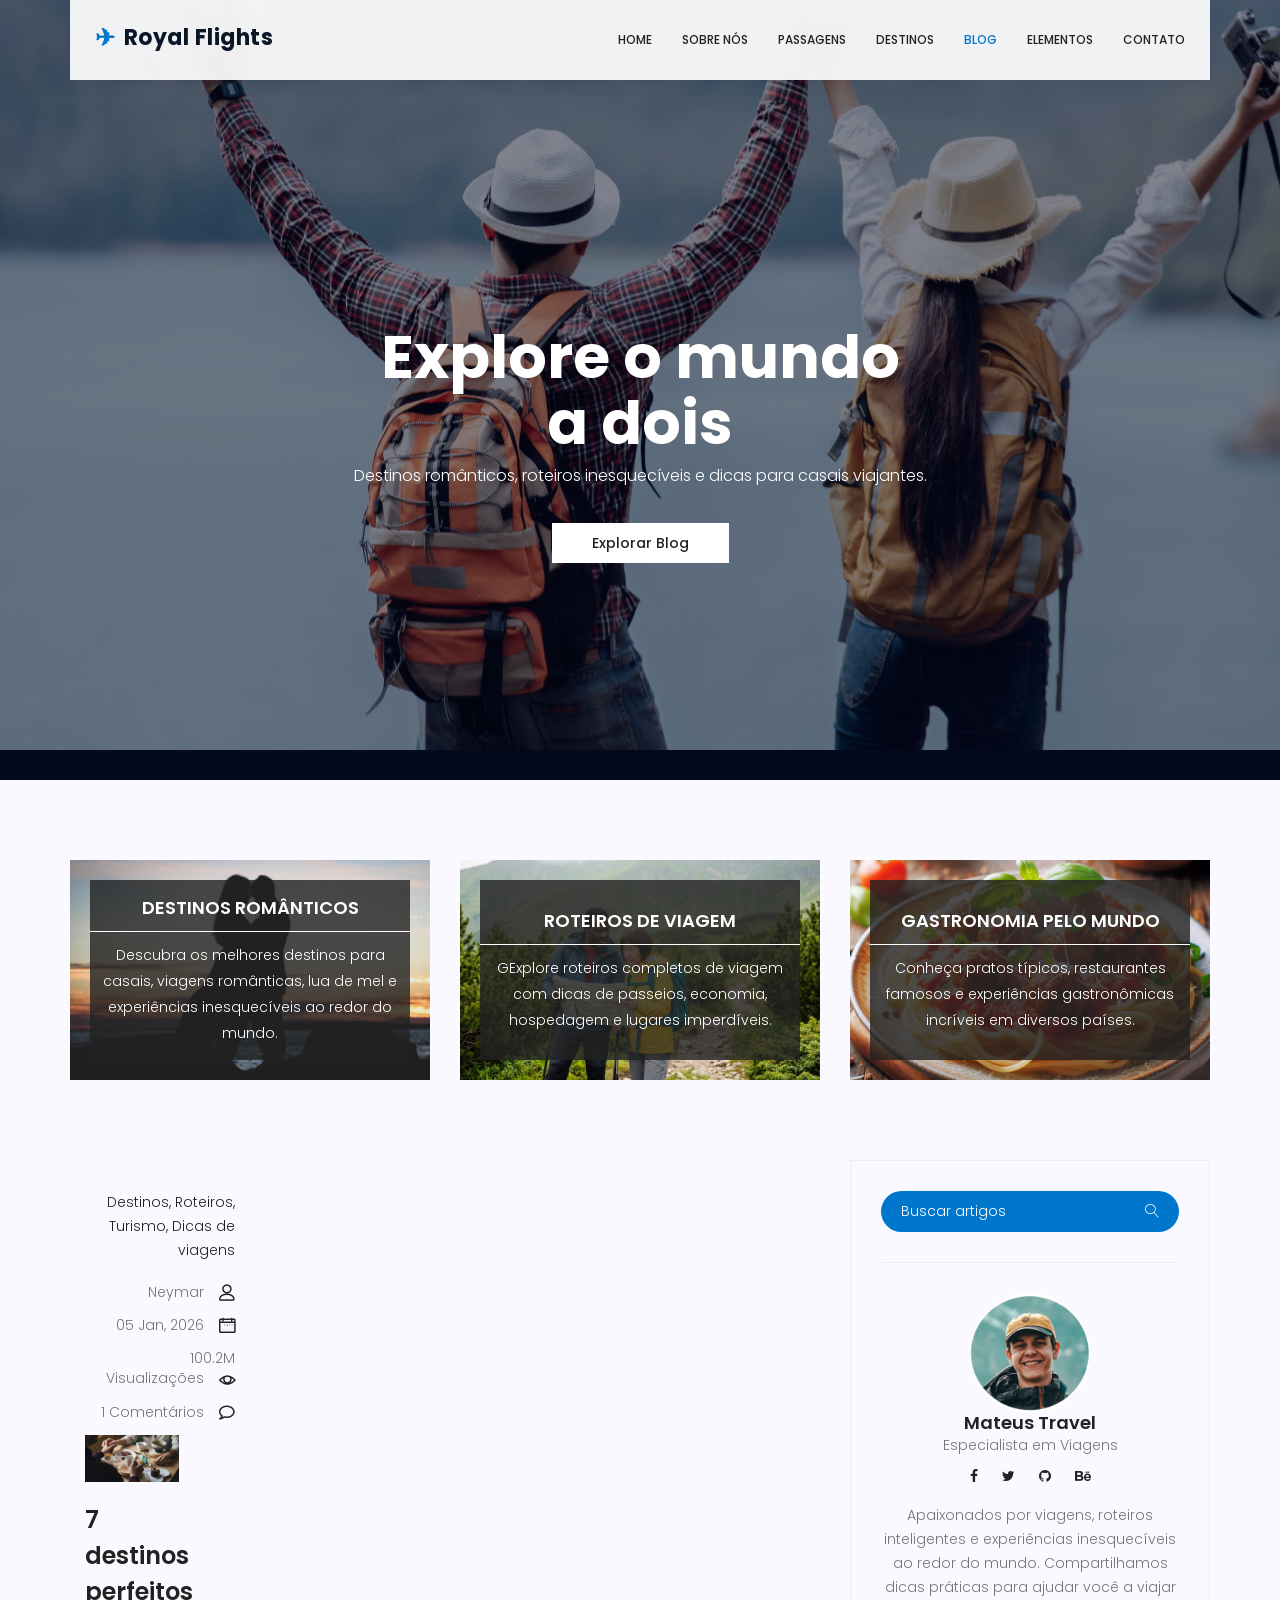
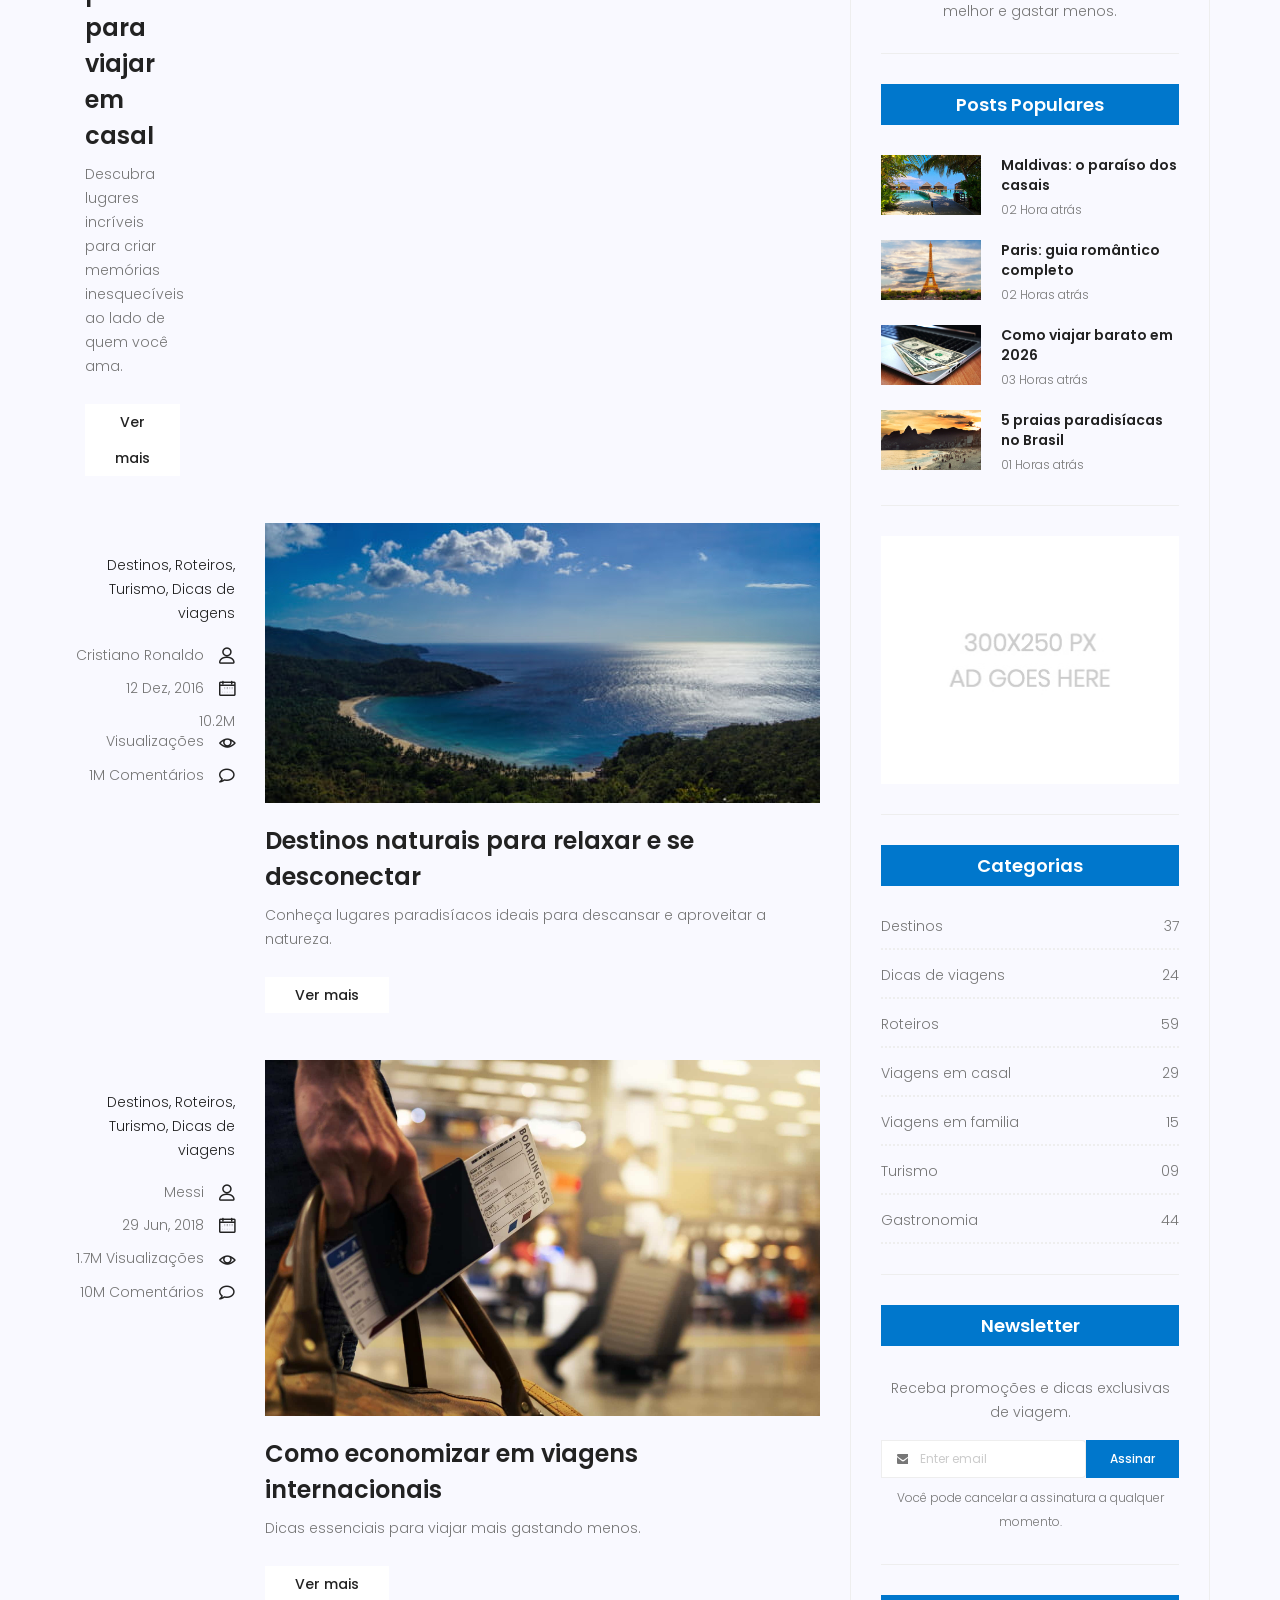
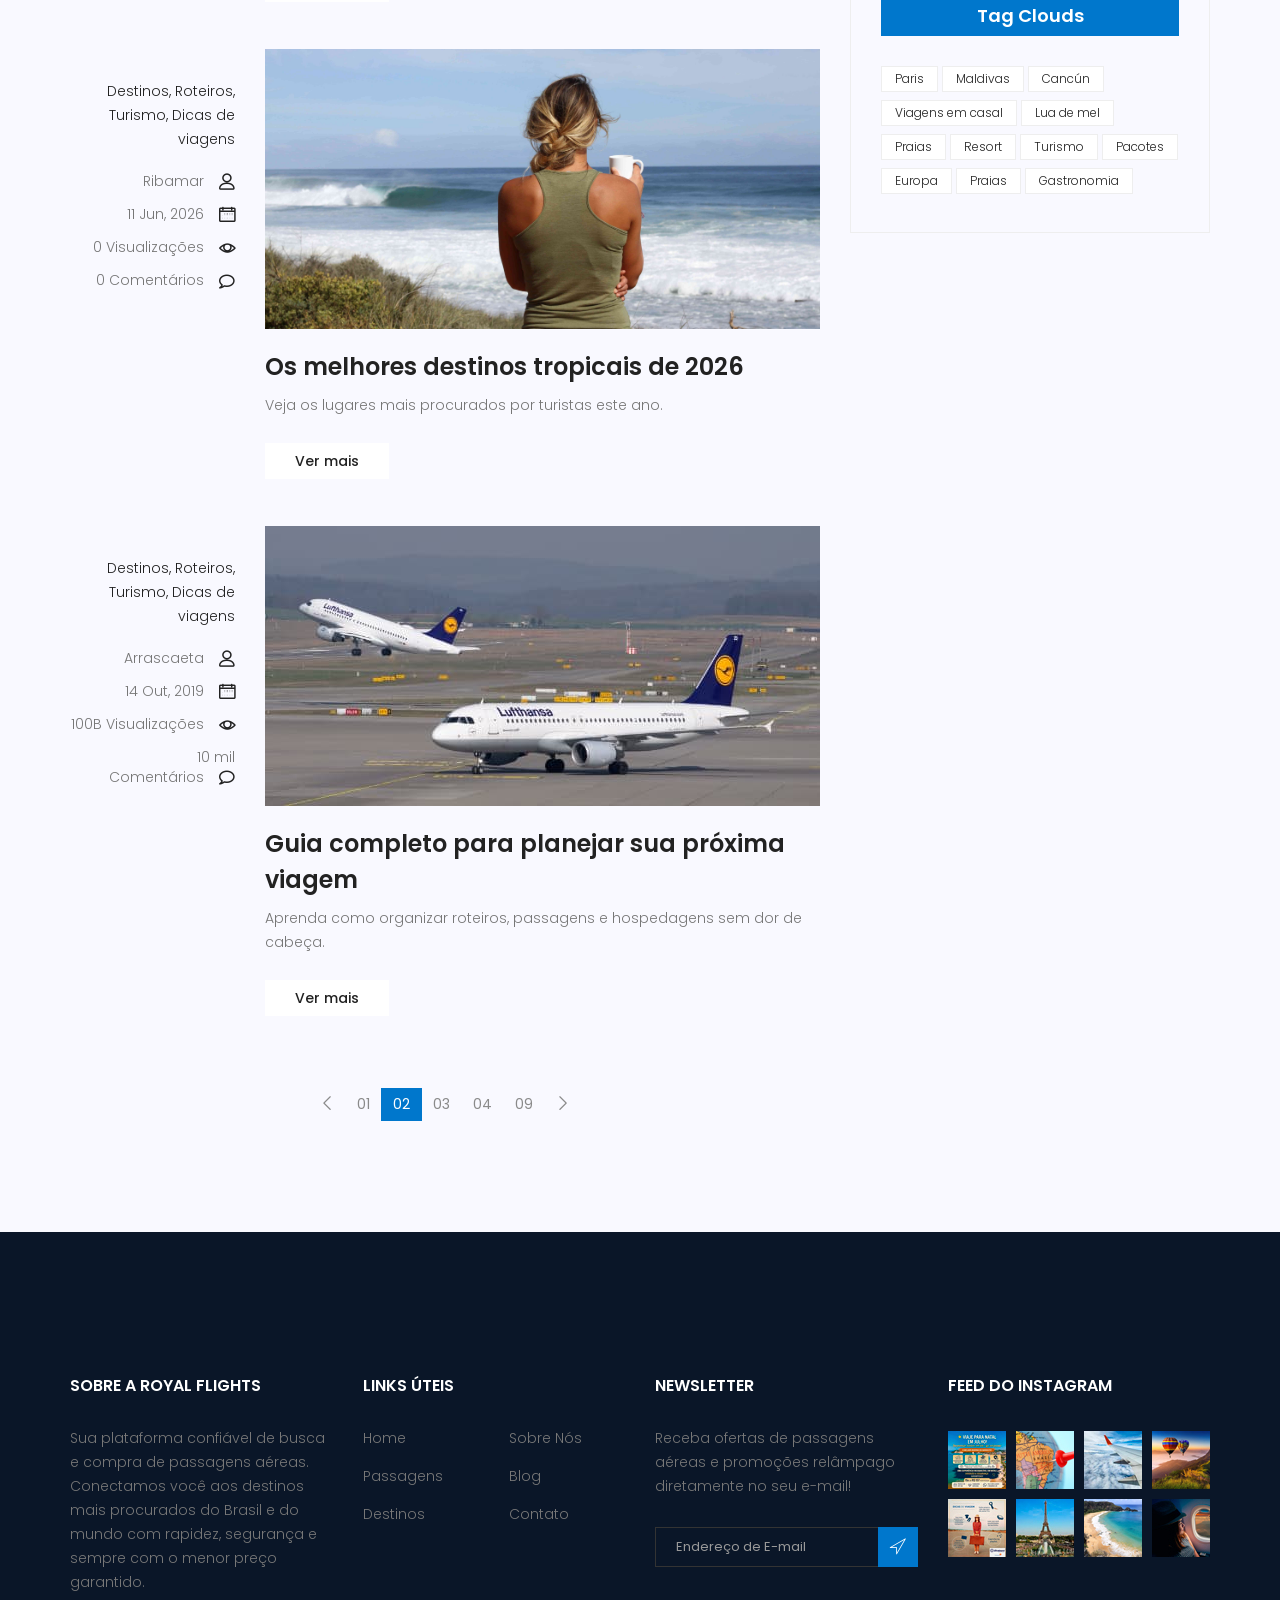
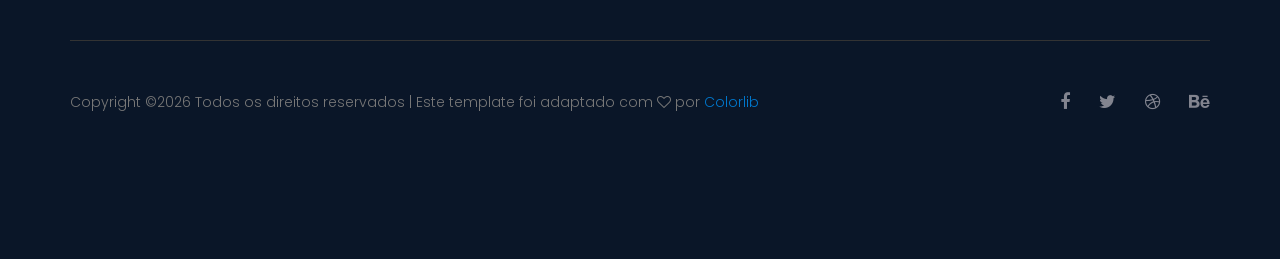
<file: royal-master/blog.html>
<!doctype html>
<html lang="en">
    <head>
        <!-- Required meta tags -->
        <meta charset="utf-8">
        <meta name="viewport" content="width=device-width, initial-scale=1, shrink-to-fit=no">
        <link rel="icon" href="image/novo_icone.png" type="image/png">
        <title>Blog | Royal Flights</title>
        <!-- Bootstrap CSS -->
        <link rel="stylesheet" href="css/bootstrap.css">
        <link rel="stylesheet" href="vendors/linericon/style.css">
        <link rel="stylesheet" href="css/font-awesome.min.css">
        <link rel="stylesheet" href="vendors/owl-carousel/owl.carousel.min.css">
        <link rel="stylesheet" href="vendors/bootstrap-datepicker/bootstrap-datetimepicker.min.css">
        <link rel="stylesheet" href="vendors/nice-select/css/nice-select.css">
        <link rel="stylesheet" href="vendors/owl-carousel/owl.carousel.min.css">
        <!-- main css -->
        <link rel="stylesheet" href="css/style.css">
        <link rel="stylesheet" href="css/responsive.css">
    </head>
    <body>
        <!--================Header Area =================-->
        <header class="header_area">
            <div class="container">
                <nav class="navbar navbar-expand-lg navbar-light">
                    <!-- Brand and toggle get grouped for better mobile display -->
                    <a class="navbar-brand logo_h" href="index.html"><span class="brand-icon">✈</span> Royal Flights</a>
                    <button class="navbar-toggler" type="button" data-toggle="collapse" data-target="#navbarSupportedContent" aria-controls="navbarSupportedContent" aria-expanded="false" aria-label="Toggle navigation">
                        <span class="icon-bar"></span>
                        <span class="icon-bar"></span>
                        <span class="icon-bar"></span>
                    </button>
                    <!-- Collect the nav links, forms, and other content for toggling -->
                    <div class="collapse navbar-collapse offset" id="navbarSupportedContent">
                        <ul class="nav navbar-nav menu_nav ml-auto">
                            <li class="nav-item"><a class="nav-link" href="index.html">Home</a></li> 
                            <li class="nav-item"><a class="nav-link" href="about.html">Sobre Nós</a></li>
                            <li class="nav-item"><a class="nav-link" href="accomodation.html">Passagens</a></li>
                            <li class="nav-item"><a class="nav-link" href="gallery.html">Destinos</a></li>
                            <li class="nav-item submenu dropdown active">
                                <a href="#" class="nav-link dropdown-toggle" data-toggle="dropdown" role="button" aria-haspopup="true" aria-expanded="false">Blog</a>
                                <ul class="dropdown-menu">
                                    <li class="nav-item"><a class="nav-link" href="blog.html">Blog</a></li>
                                    <li class="nav-item"><a class="nav-link" href="blog-single.html">Santorini para Casais</a></li>
                                </ul>
                            </li> 
                            <li class="nav-item"><a class="nav-link" href="elements.html">Elementos</a></li>
                            <li class="nav-item"><a class="nav-link" href="contact.html">Contato</a></li>
                        </ul>
                    </div> 
                </nav>
            </div>
        </header>
        <!--================Header Area =================-->
        
        <!--================Banner Area =================-->
        <section class="banner_area blog_banner d_flex align-items-center">
            <div class="overlay bg-parallax" data-stellar-ratio="0.9" data-stellar-vertical-offset="0" data-background=""></div>
            <div class="container">
                <div class="banner_content text-center">
                    <h4>Explore o mundo<br />a dois</h4>
                    <p>Destinos românticos, roteiros inesquecíveis e dicas para casais viajantes.</p>
                    <a href="#" class="btn white_btn button_hover">Explorar Blog</a>
                </div>
            </div>
        </section>
        <!--================Banner Area =================-->
        
        <!--================Blog Categorie Area =================-->
        <section class="blog_categorie_area">
            <div class="container">
                <div class="row">
                    <div class="col-lg-4">
                        <div class="categories_post">
                            <img src="image/blog/cat-post/destinos-romanticos.jpg" alt="Casal viajando para um destino romântico no inverno">
                            <div class="categories_details">
                                <div class="categories_text">
                                    <a href="blog-details.html"><h5>Destinos Românticos</h5></a>
                                    <div class="border_line"></div>
                                    <p>Descubra os melhores destinos para casais, viagens românticas, lua de mel e experiências inesquecíveis ao redor do mundo.</p>
                                </div>
                            </div>
                        </div>
                    </div>
                    <div class="col-lg-4">
                        <div class="categories_post">
                            <img src="image/blog/cat-post/roteiros.jpg" alt="Mapa e roteiro de viagem detalhado com dicas de turismo">
                            <div class="categories_details">
                                <div class="categories_text">
                                    <a href="blog-details.html"><h5>Roteiros de Viagem</h5></a>
                                    <div class="border_line"></div>
                                    <p>GExplore roteiros completos de viagem com dicas de passeios, economia, hospedagem e lugares imperdíveis.</p>
                                </div>
                            </div>
                        </div>
                    </div>
                    <div class="col-lg-4">
                        <div class="categories_post">
                            <img src="image/blog/cat-post/gastronomia.jpg" alt="Prato típico de gastronomia local servido durante viagem">
                            <div class="categories_details">
                                <div class="categories_text">
                                    <a href="blog-details.html"><h5>Gastronomia Pelo Mundo</h5></a>
                                    <div class="border_line"></div>
                                    <p>Conheça pratos típicos, restaurantes famosos e experiências gastronômicas incríveis em diversos países.</p>
                                </div>
                            </div>
                        </div>
                    </div>
                </div>
            </div>
        </section>
        <!--================Blog Categorie Area =================-->
        
        <!--================Blog Area =================-->
        <section class="blog_area">
            <div class="container">
                <div class="row">
                    <div class="col-lg-8">
                        <div class="blog_left_sidebar">
                            <article class="row blog_item">
                               <div class="col-md-3">
                                   <div class="blog_info text-right">
                                        <div class="post_tag">
                                            <a href="#">Destinos,</a>
                                            <a href="#">Roteiros,</a>
                                            <a href="#">Turismo,</a>
                                            <a href="#">Dicas de viagens</a>
                                        </div>
                                        <ul class="blog_meta list_style">
                                            <li><a href="#">Neymar<i class="lnr lnr-user"></i></a></li>
                                            <li><a href="#">05 Jan, 2026<i class="lnr lnr-calendar-full"></i></a></li>
                                            <li><a href="#">100.2M Visualizações<i class="lnr lnr-eye"></i></a></li>
                                            <li><a href="#">1 Comentários<i class="lnr lnr-bubble"></i></a></li>
                                        </ul>
                                    </div>
                                                    <div class="col-md-9">
                                    <div class="blog_post">
                                        <img src="image/blog/main-blog/casal-cafeteria-viagem.jpg" alt="Casal conversando em uma cafeteria charmosa durante viagem">
                                        <div class="blog_details">
                                            <a href="#"><h2>7 destinos perfeitos para viajar em casal</h2></a>
                                            <p>Descubra lugares incríveis para criar memórias inesquecíveis ao lado de quem você ama.</p>
                                            <a href="#" class="view_btn button_hover">Ver mais</a>
                                        </div>
                                    </div>
                                </div>
                            </article>
                            <article class="row blog_item">
                               <div class="col-md-3">
                                   <div class="blog_info text-right">
                                        <div class="post_tag">
                                            <a href="#">Destinos,</a>
                                            <a href="#">Roteiros,</a>
                                            <a href="#">Turismo,</a>
                                            <a href="#">Dicas de viagens</a>
                                        </div>
                                        <ul class="blog_meta list_style">
                                            <li><a href="#">Cristiano Ronaldo<i class="lnr lnr-user"></i></a></li>
                                            <li><a href="#">12 Dez, 2016<i class="lnr lnr-calendar-full"></i></a></li>
                                            <li><a href="#">10.2M Visualizações<i class="lnr lnr-eye"></i></a></li>
                                            <li><a href="#">1M Comentários<i class="lnr lnr-bubble"></i></a></li>
                                        </ul>
                                    </div>
                               </div>
                                <div class="col-md-9">
                                    <div class="blog_post">
                                        <img src="image/blog/main-blog/floresta-praia-montanha.jpg" alt="Vista aérea de floresta tropical próxima à praia e montanhas">
                                        <div class="blog_details">
                                            <a href="#"><h2>Destinos naturais para relaxar e se desconectar</h2></a>
                                            <p>Conheça lugares paradisíacos ideais para descansar e aproveitar a natureza.</p>
                                            <a href="#" class="view_btn button_hover">Ver mais</a>
                                        </div>
                                    </div>
                                </div>
                            </article>
                            <article class="row blog_item">
                               <div class="col-md-3">
                                   <div class="blog_info text-right">
                                        <div class="post_tag">
                                            <a href="#">Destinos,</a>
                                            <a href="#">Roteiros,</a>
                                            <a href="#">Turismo,</a>
                                            <a href="#">Dicas de viagens</a>
                                        </div>
                                        <ul class="blog_meta list_style">
                                            <li><a href="#">Messi<i class="lnr lnr-user"></i></a></li>
                                            <li><a href="#">29 Jun, 2018<i class="lnr lnr-calendar-full"></i></a></li>
                                            <li><a href="#">1.7M Visualizações<i class="lnr lnr-eye"></i></a></li>
                                            <li><a href="#">10M Comentários<i class="lnr lnr-bubble"></i></a></li>
                                        </ul>
                                    </div>
                               </div>
                                <div class="col-md-9">
                                    <div class="blog_post">
                                        <img src="image/blog/main-blog/economizar-em-viagens.jpg" alt="Dicas essenciais de finanças para economizar em viagens">
                                        <div class="blog_details">
                                            <a href="#"><h2>Como economizar em viagens internacionais</h2></a>
                                            <p>Dicas essenciais para viajar mais gastando menos.</p>
                                            <a href="#" class="view_btn button_hover">Ver mais</a>
                                        </div>
                                    </div>
                                </div>
                            </article>
                            <article class="row blog_item">
                               <div class="col-md-3">
                                   <div class="blog_info text-right">
                                        <div class="post_tag">
                                            <a href="#">Destinos,</a>
                                            <a href="#">Roteiros,</a>
                                            <a href="#">Turismo,</a>
                                            <a href="#">Dicas de viagens</a>
                                        </div>
                                        <ul class="blog_meta list_style">
                                            <li><a href="#">Ribamar<i class="lnr lnr-user"></i></a></li>
                                            <li><a href="#">11 Jun, 2026<i class="lnr lnr-calendar-full"></i></a></li>
                                            <li><a href="#">0 Visualizações<i class="lnr lnr-eye"></i></a></li>
                                            <li><a href="#">0 Comentários<i class="lnr lnr-bubble"></i></a></li>
                                        </ul>
                                    </div>
                               </div>
                                <div class="col-md-9">
                                    <div class="blog_post">
                                        <img src="image/blog/main-blog/destinos-tropicais.jpg" alt="Praia paradisíaca representando destinos tropicais para férias">
                                        <div class="blog_details">
                                            <a href="#"><h2>Os melhores destinos tropicais de 2026</h2></a>
                                            <p>Veja os lugares mais procurados por turistas este ano.</p>
                                            <a href="#" class="view_btn button_hover">Ver mais</a>
                                        </div>
                                    </div>
                                </div>
                            </article>
                            <article class="row blog_item">
                               <div class="col-md-3">
                                   <div class="blog_info text-right">
                                        <div class="post_tag">
                                            <a href="#">Destinos,</a>
                                            <a href="#">Roteiros,</a>
                                            <a href="#">Turismo,</a>
                                            <a href="#">Dicas de viagens</a>
                                        </div>
                                        <ul class="blog_meta list_style">
                                            <li><a href="#">Arrascaeta<i class="lnr lnr-user"></i></a></li>
                                            <li><a href="#">14 Out, 2019<i class="lnr lnr-calendar-full"></i></a></li>
                                            <li><a href="#">100B Visualizações<i class="lnr lnr-eye"></i></a></li>
                                            <li><a href="#">10 mil Comentários<i class="lnr lnr-bubble"></i></a></li>
                                        </ul>
                                    </div>
                                </div>
                                <div class="col-md-9">
                                    <div class="blog_post">
                                        <img src="image/blog/main-blog/planejar-viagem.jpg" alt="Dicas práticas de planejamento e organização de viagem">
                                        <div class="blog_details">
                                            <a href="#"><h2>Guia completo para planejar sua próxima viagem</h2></a>
                                            <p>Aprenda como organizar roteiros, passagens e hospedagens sem dor de cabeça.</p>
                                            <a href="#" class="view_btn button_hover">Ver mais</a>
                                        </div>
                                    </div>
                                </div>
                            </article>
                            <nav class="blog-pagination justify-content-center d-flex">
		                        <ul class="pagination">
		                            <li class="page-item">
		                                <a href="#" class="page-link" aria-label="Previous">
		                                    <span aria-hidden="true">
		                                        <span class="lnr lnr-chevron-left"></span>
		                                    </span>
		                                </a>
		                            </li>
		                            <li class="page-item"><a href="#" class="page-link">01</a></li>
		                            <li class="page-item active"><a href="#" class="page-link">02</a></li>
		                            <li class="page-item"><a href="#" class="page-link">03</a></li>
		                            <li class="page-item"><a href="#" class="page-link">04</a></li>
		                            <li class="page-item"><a href="#" class="page-link">09</a></li>
		                            <li class="page-item">
		                                <a href="#" class="page-link" aria-label="Next">
		                                    <span aria-hidden="true">
		                                        <span class="lnr lnr-chevron-right"></span>
		                                    </span>
		                                </a>
		                            </li>
		                        </ul>
		                    </nav>
                        </div>
                    </div>
                    <div class="col-lg-4">
                        <div class="blog_right_sidebar">
                            <aside class="single_sidebar_widget search_widget">
                                <div class="input-group">
                                    <input type="text" class="form-control" placeholder="Buscar artigos">
                                    <span class="input-group-btn">
                                        <button class="btn btn-default" type="button"><i class="lnr lnr-magnifier"></i></button>
                                    </span>
                                </div><!-- /input-group -->
                                <div class="br"></div>
                            </aside>
                            <aside class="single_sidebar_widget author_widget">
                                <img class="author_img rounded-circle" src="image/blog/foto-perfil-mateus-travel.jpg" alt="foto de perfil Mateus Travel">
                                <h4>Mateus Travel</h4>
                                <p>Especialista em Viagens</p>
                                <div class="social_icon">
                                    <a href="#"><i class="fa fa-facebook"></i></a>
                                    <a href="#"><i class="fa fa-twitter"></i></a>
                                    <a href="#"><i class="fa fa-github"></i></a>
                                    <a href="#"><i class="fa fa-behance"></i></a>
                                </div>
                                <p>Apaixonados por viagens, roteiros inteligentes e experiências inesquecíveis ao redor do mundo. Compartilhamos dicas práticas para ajudar você a viajar melhor e gastar menos.</p>
                                <div class="br"></div>
                            </aside>
                            <aside class="single_sidebar_widget popular_post_widget">
                                <h3 class="widget_title">Posts Populares </h3>
                                <div class="media post_item">
                                    <img src="image/blog/maldivas-casais.jpg" alt="Dica de viagem para Maldivas de casal">
                                    <div class="media-body">
                                        <a href="blog-details.html"><h3>Maldivas: o paraíso dos casais</h3></a>
                                        <p>02 Hora atrás</p>
                                    </div>
                                </div>
                                <div class="media post_item">
                                    <img src="image/blog/paris-romantico.jpg" alt="Dicas de viagem em Paris de casal">
                                    <div class="media-body">
                                        <a href="blog-details.html"><h3>Paris: guia romântico completo</h3></a>
                                        <p>02 Horas atrás</p>
                                    </div>
                                </div>
                                <div class="media post_item">
                                    <img src="image/blog/viajar-barato.jpg" alt="Ideias de planejamento para viajar barato">
                                    <div class="media-body">
                                        <a href="blog-details.html"><h3>Como viajar barato em 2026</h3></a>
                                        <p>03 Horas atrás</p>
                                    </div>
                                </div>
                                <div class="media post_item">
                                    <img src="image/blog/praias-brasil.jpg" alt="Praias deslumbrantes do Brasil para férias">
                                    <div class="media-body">
                                        <a href="blog-details.html"><h3>5 praias paradisíacas no Brasil</h3></a>
                                        <p>01 Horas atrás</p>
                                    </div>
                                </div>
                                <div class="br"></div>
                            </aside>
                            <aside class="single_sidebar_widget ads_widget">
                                <a href="#"><img class="img-fluid" src="image/blog/add.jpg" alt=""></a>
                                <div class="br"></div>
                            </aside>
                            <aside class="single_sidebar_widget post_category_widget">
                                <h4 class="widget_title">Categorias</h4>
                                <ul class="list_style cat-list">
                                    <li>
                                        <a href="#" class="d-flex justify-content-between">
                                            <p>Destinos</p>
                                            <p>37</p>
                                        </a>
                                    </li>
                                    <li>
                                        <a href="#" class="d-flex justify-content-between">
                                            <p>Dicas de viagens</p>
                                            <p>24</p>
                                        </a>
                                    </li>
                                    <li>
                                        <a href="#" class="d-flex justify-content-between">
                                            <p>Roteiros</p>
                                            <p>59</p>
                                        </a>
                                    </li>
                                    <li>
                                        <a href="#" class="d-flex justify-content-between">
                                            <p>Viagens em casal</p>
                                            <p>29</p>
                                        </a>
                                    </li>
                                    <li>
                                        <a href="#" class="d-flex justify-content-between">
                                            <p>Viagens em familia</p>
                                            <p>15</p>
                                        </a>
                                    </li>
                                    <li>
                                        <a href="#" class="d-flex justify-content-between">
                                            <p>Turismo</p>
                                            <p>09</p>
                                        </a>
                                    </li>
                                    <li>
                                        <a href="#" class="d-flex justify-content-between">
                                            <p>Gastronomia</p>
                                            <p>44</p>
                                        </a>
                                    </li>															
                                </ul>
                                <div class="br"></div>
                            </aside>
                            <aside class="single-sidebar-widget newsletter_widget">
                                <h4 class="widget_title">Newsletter</h4>
                                <p>
                                Receba promoções e dicas exclusivas de viagem.
                                </p>
                                <div class="form-group d-flex flex-row">
                                    <div class="input-group">
                                        <div class="input-group-prepend">
                                            <div class="input-group-text"><i class="fa fa-envelope" aria-hidden="true"></i></div>
                                        </div>
                                        <input type="text" class="form-control" id="inlineFormInputGroup" placeholder="Enter email" onfocus="this.placeholder = ''" onblur="this.placeholder = 'E-mail'">
                                    </div>
                                    <a href="#" class="bbtns">Assinar</a>
                                </div>	
                                <p class="text-bottom">Você pode cancelar a assinatura a qualquer momento.</p>	
                                <div class="br"></div>							
                            </aside>
                            <aside class="single-sidebar-widget tag_cloud_widget">
                                <h4 class="widget_title">Tag Clouds</h4>
                                <ul class="list_style">
                                    <li><a href="#">Paris</a></li>
                                    <li><a href="#">Maldivas</a></li>
                                    <li><a href="#">Cancún</a></li>
                                    <li><a href="#">Viagens em casal</a></li>
                                    <li><a href="#">Lua de mel</a></li>
                                    <li><a href="#">Praias</a></li>
                                    <li><a href="#">Resort</a></li>
                                    <li><a href="#">Turismo</a></li>
                                    <li><a href="#">Pacotes</a></li>
                                    <li><a href="#">Europa</a></li>
                                    <li><a href="#">Praias</a></li>
                                    <li><a href="#">Gastronomia</a></li>
                                </ul>
                            </aside>
                        </div>
                    </div>
                </div>
            </div>
        </section>
        <!--================Blog Area =================-->
        
        
        <!--================ start footer Area  =================-->	
        <footer class="footer-area section_gap">
            <div class="container">
                <div class="row">
                    <div class="col-lg-3  col-md-6 col-sm-6">
                        <div class="single-footer-widget">
                            <h6 class="footer_title">Sobre a Royal Flights</h6>
                            <p>Sua plataforma confiável de busca e compra de passagens aéreas. Conectamos você aos destinos mais procurados do Brasil e do mundo com rapidez, segurança e sempre com o menor preço garantido.</p>
                        </div>
                    </div>
                    <div class="col-lg-3 col-md-6 col-sm-6">
                        <div class="single-footer-widget">
                            <h6 class="footer_title">Links Úteis</h6>
                            <div class="row">
                                <div class="col-6">
                                    <ul class="list_style">
                                        <li><a href="index.html">Home</a></li>
                                        <li><a href="accomodation.html">Passagens</a></li>
                                        <li><a href="gallery.html">Destinos</a></li>
                                    </ul>
                                </div>
                                <div class="col-6">
                                    <ul class="list_style">
                                        <li><a href="about.html">Sobre Nós</a></li>
                                        <li><a href="blog.html">Blog</a></li>
                                        <li><a href="contact.html">Contato</a></li>
                                    </ul>
                                </div>										
                            </div>							
                        </div>
                    </div>							
                    <div class="col-lg-3 col-md-6 col-sm-6">
                        <div class="single-footer-widget">
                            <h6 class="footer_title">Newsletter</h6>
                            <p>Receba ofertas de passagens aéreas e promoções relâmpago diretamente no seu e-mail!</p>		
                            <div id="mc_embed_signup">
                                <form target="_blank" action="https://spondonit.us12.list-manage.com/subscribe/post?u=1462626880ade1ac87bd9c93a&amp;id=92a4423d01" method="get" class="subscribe_form relative">
                                    <div class="input-group d-flex flex-row">
                                        <input name="EMAIL" placeholder="Endereço de E-mail" onfocus="this.placeholder = ''" onblur="this.placeholder = 'Endereço de E-mail '" required="" type="email">
                                        <button class="btn sub-btn"><span class="lnr lnr-location"></span></button>		
                                    </div>									
                                    <div class="mt-10 info"></div>
                                </form>
                            </div>
                        </div>
                    </div>
                    <div class="col-lg-3 col-md-6 col-sm-6">
                        <div class="single-footer-widget instafeed">
                            <h6 class="footer_title">Feed do Instagram</h6>
                            <ul class="list_style instafeed d-flex flex-wrap">
                                <li><img src="image/instagram/modificadas/destino-comercial.jpg" alt="Destino promocional no Feed do Instagram"></li>
                                <li><img src="image/instagram/modificadas/destinos-brasileiros-para-viagens.jpg" alt="Destino de viagem no Feed do Instagram"></li>
                                <li><img src="image/instagram/modificadas/voo-destino.jpg" alt="Foto de voo no Feed do Instagram"></li>
                                <li><img src="image/instagram/modificadas/paisagem-de-viagem.jpg" alt="Paisagem de viagem no Feed do Instagram"></li>
                                <li><img src="image/instagram/modificadas/dicas-viagem.jpg" alt="Dica de viagem no Feed do Instagram"></li>
                                <li><img src="image/instagram/modificadas/torre-eiffel.jpg" alt="Destino internacional no Feed do Instagram"></li>
                                <li><img src="image/instagram/modificadas/praias-brasil-sancho.jpg" alt="Destino de praia no Feed do Instagram"></li>
                                <li><img src="image/instagram/modificadas/viajando-de-aviao.jpg" alt="Viajante no Feed do Instagram"></li>
                            </ul>
                        </div>
                    </div>						
                </div>
                <div class="border_line"></div>
                <div class="row footer-bottom d-flex justify-content-between align-items-center">
                    <p class="col-lg-8 col-sm-12 footer-text m-0"><!-- Link back to Colorlib can't be removed. Template is licensed under CC BY 3.0. -->
Copyright &copy;<script>document.write(new Date().getFullYear());</script> Todos os direitos reservados | Este template foi adaptado com <i class="fa fa-heart-o" aria-hidden="true"></i> por <a href="https://colorlib.com" target="_blank">Colorlib</a>
<!-- Link back to Colorlib can't be removed. Template is licensed under CC BY 3.0. --></p>
                    <div class="col-lg-4 col-sm-12 footer-social">
                        <a href="#"><i class="fa fa-facebook"></i></a>
                        <a href="#"><i class="fa fa-twitter"></i></a>
                        <a href="#"><i class="fa fa-dribbble"></i></a>
                        <a href="#"><i class="fa fa-behance"></i></a>
                    </div>
                </div>
            </div>
        </footer>
		<!--================ End footer Area  =================-->
        
        
        <!-- Optional JavaScript -->
        <!-- jQuery first, then Popper.js, then Bootstrap JS -->
        <script src="js/jquery-3.2.1.min.js"></script>
        <script src="js/popper.js"></script>
        <script src="js/bootstrap.min.js"></script>
        <script src="vendors/owl-carousel/owl.carousel.min.js"></script>
        <script src="js/jquery.ajaxchimp.min.js"></script>
        <script src="js/mail-script.js"></script>
        <script src="vendors/bootstrap-datepicker/bootstrap-datetimepicker.min.js"></script>
        <script src="vendors/nice-select/js/jquery.nice-select.js"></script>
        <script src="js/mail-script.js"></script>
        <script src="js/stellar.js"></script>
        <script src="vendors/lightbox/simpleLightbox.min.js"></script>
        <script src="js/custom.js"></script>
    </body>
</html>
</file>
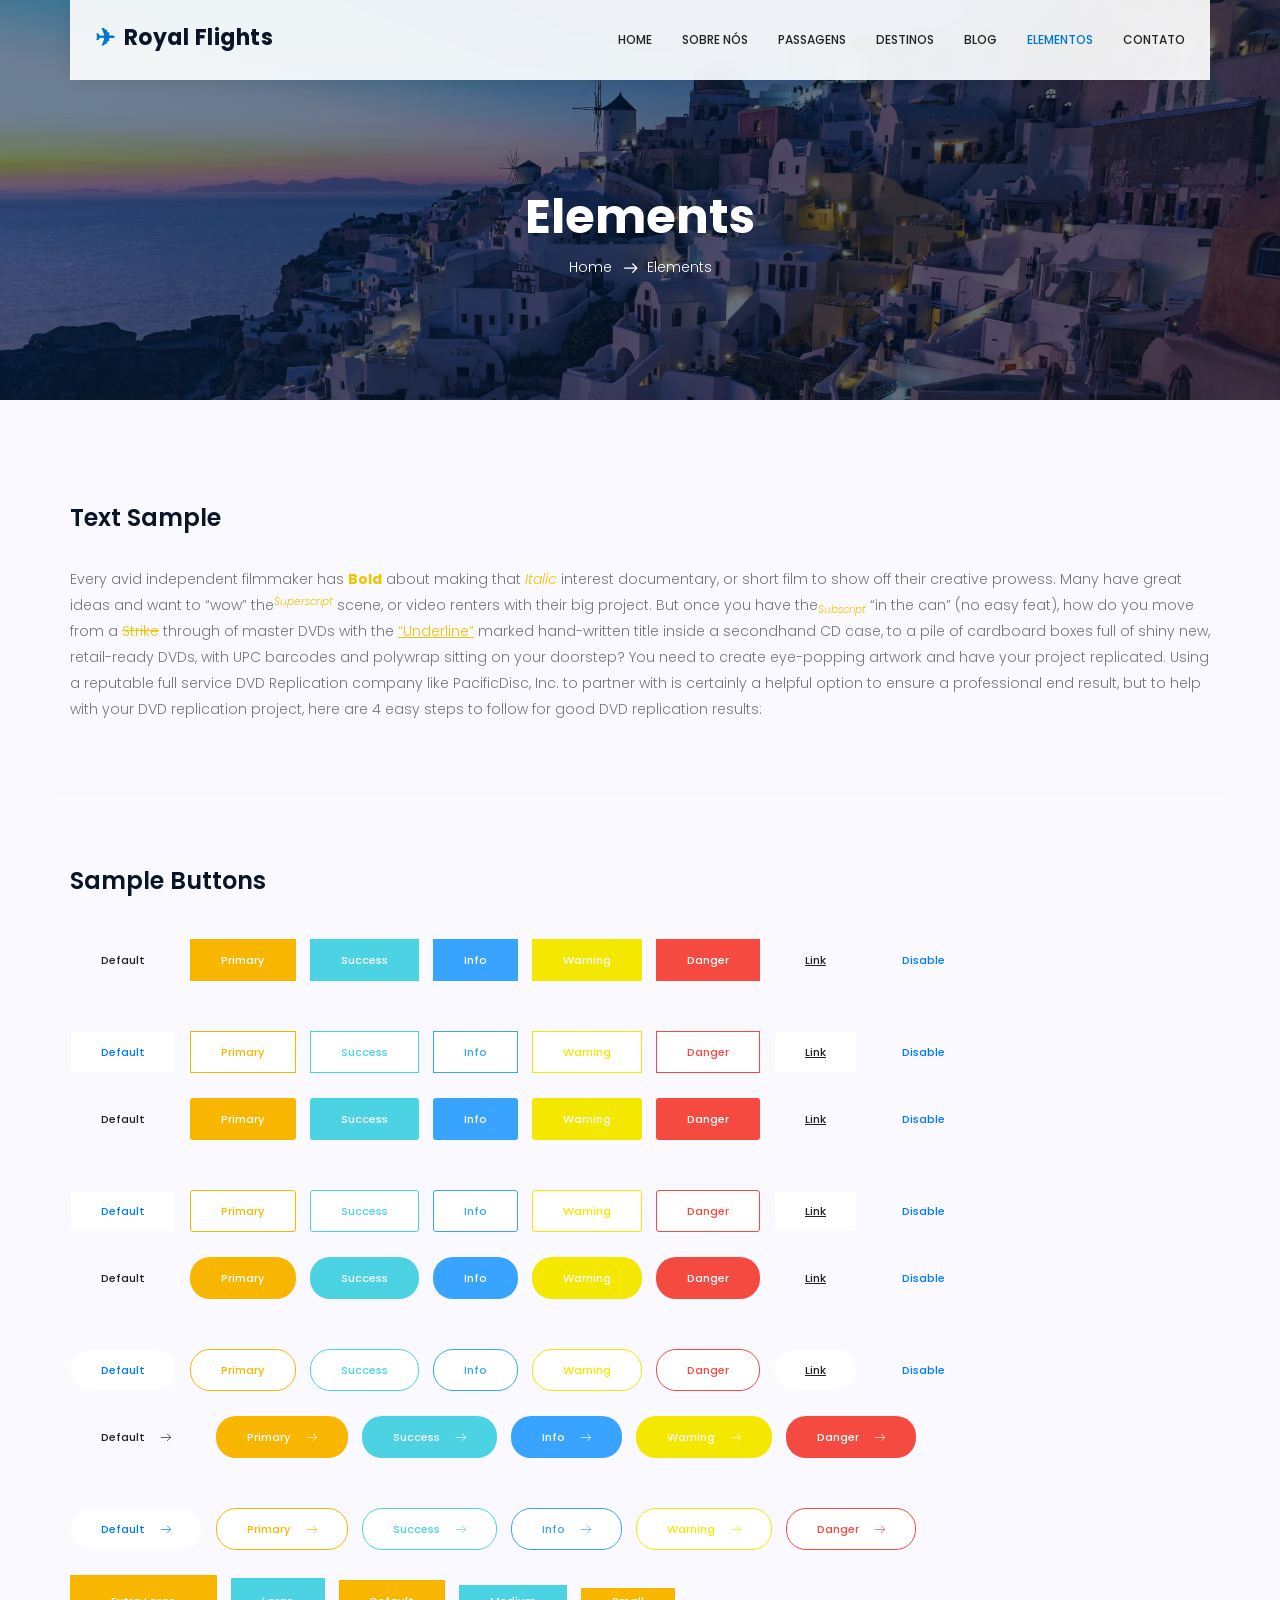
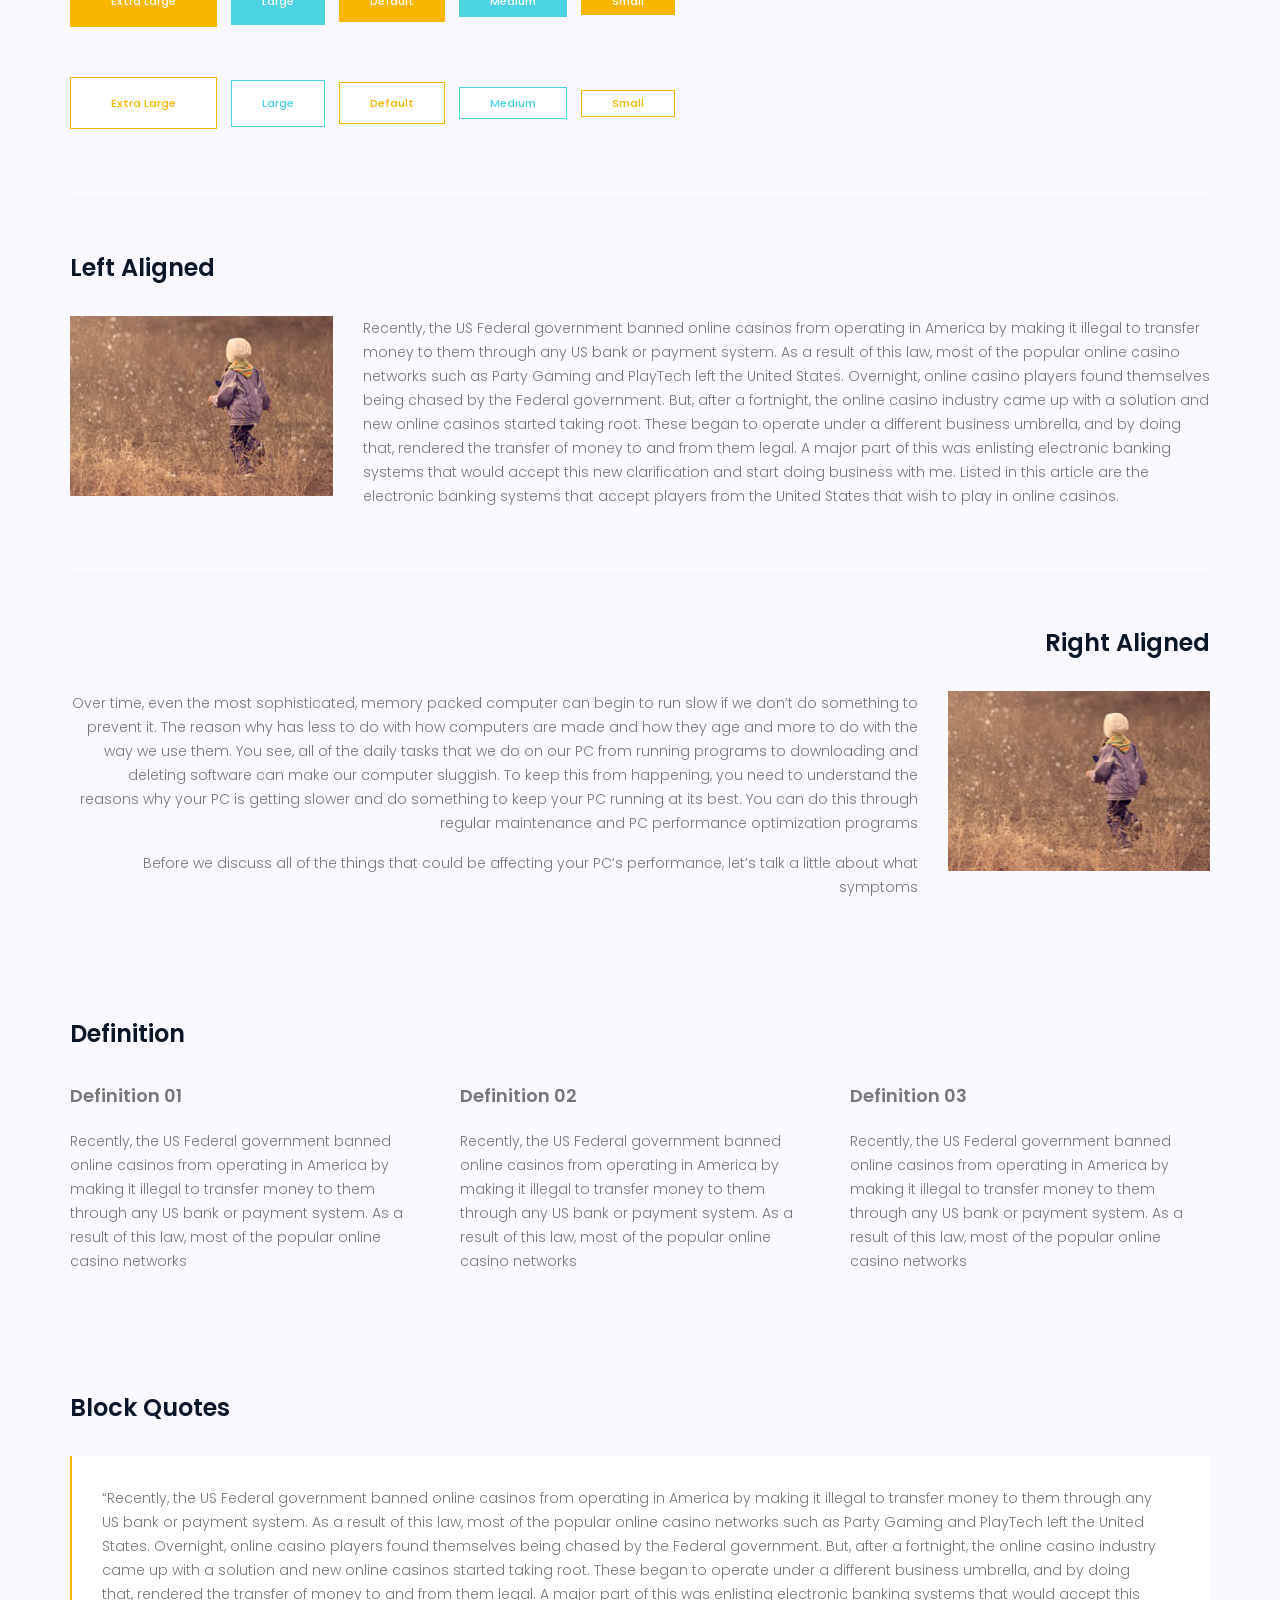
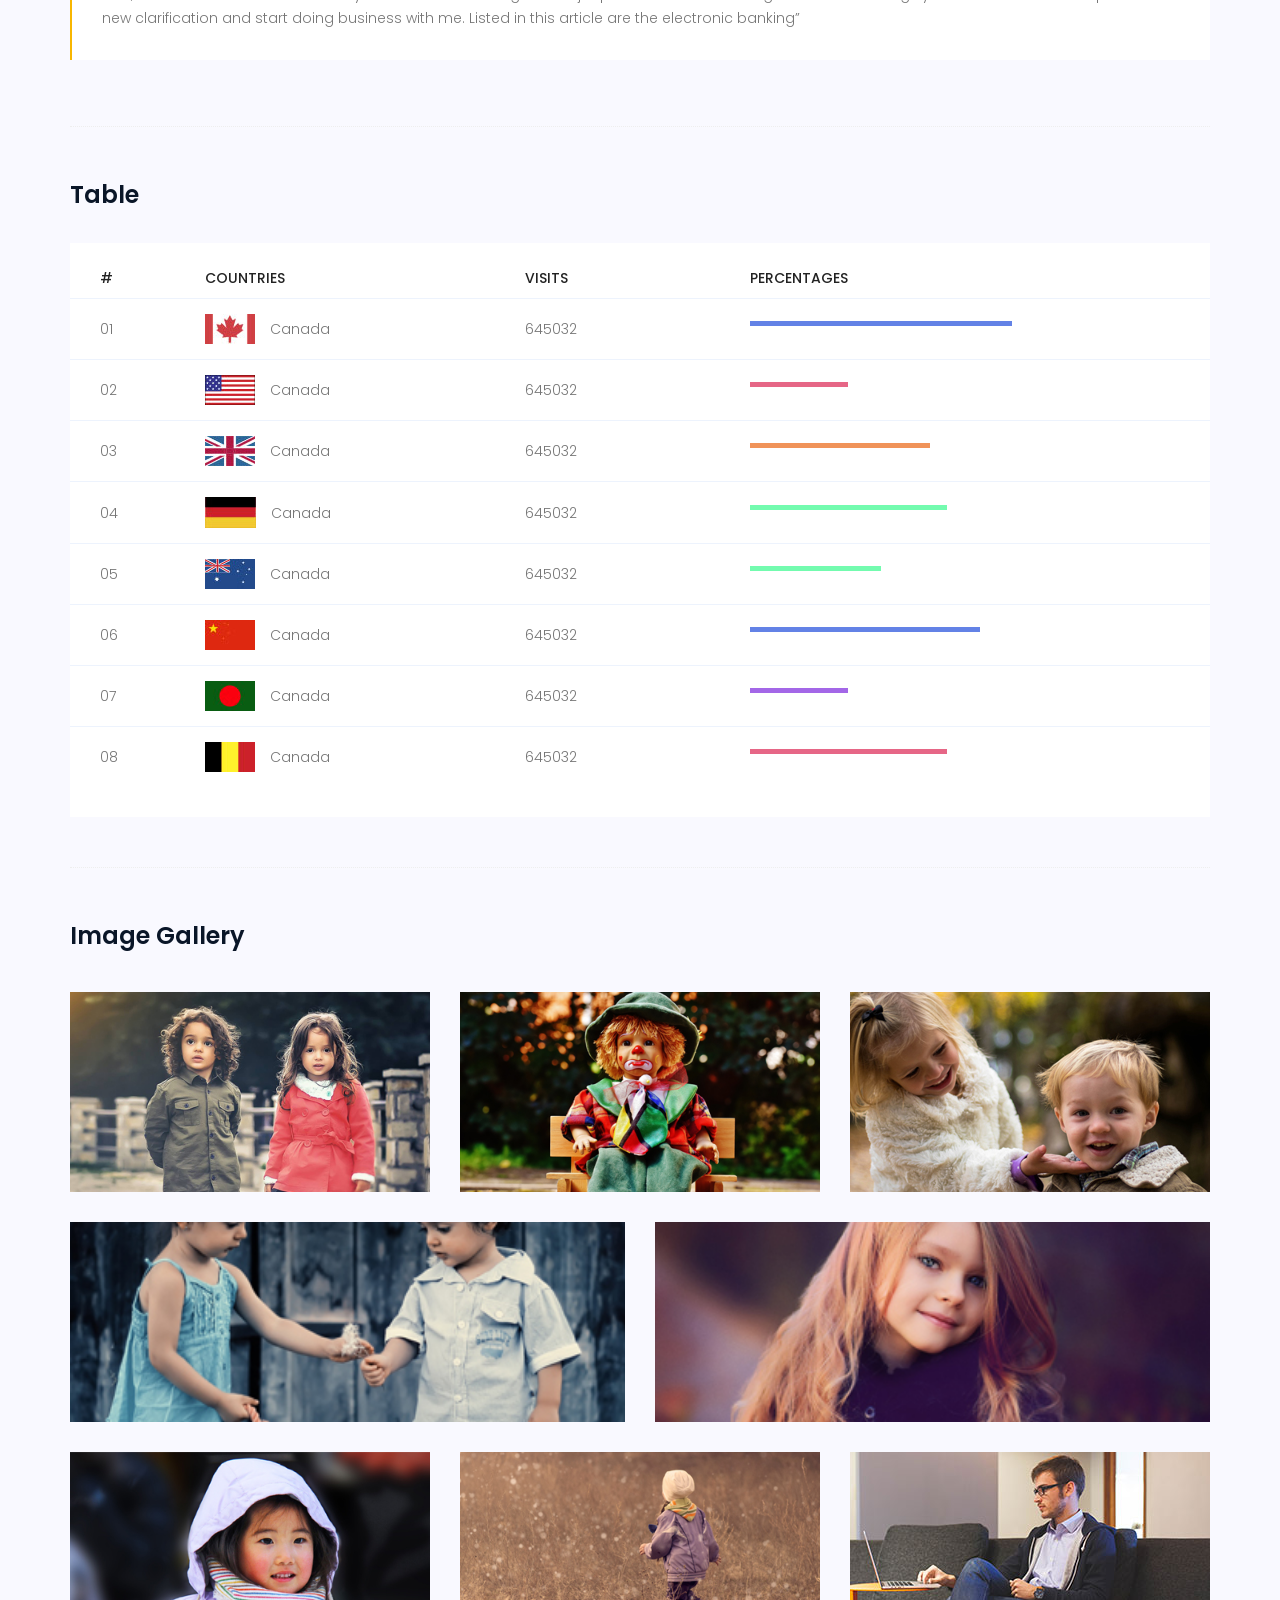
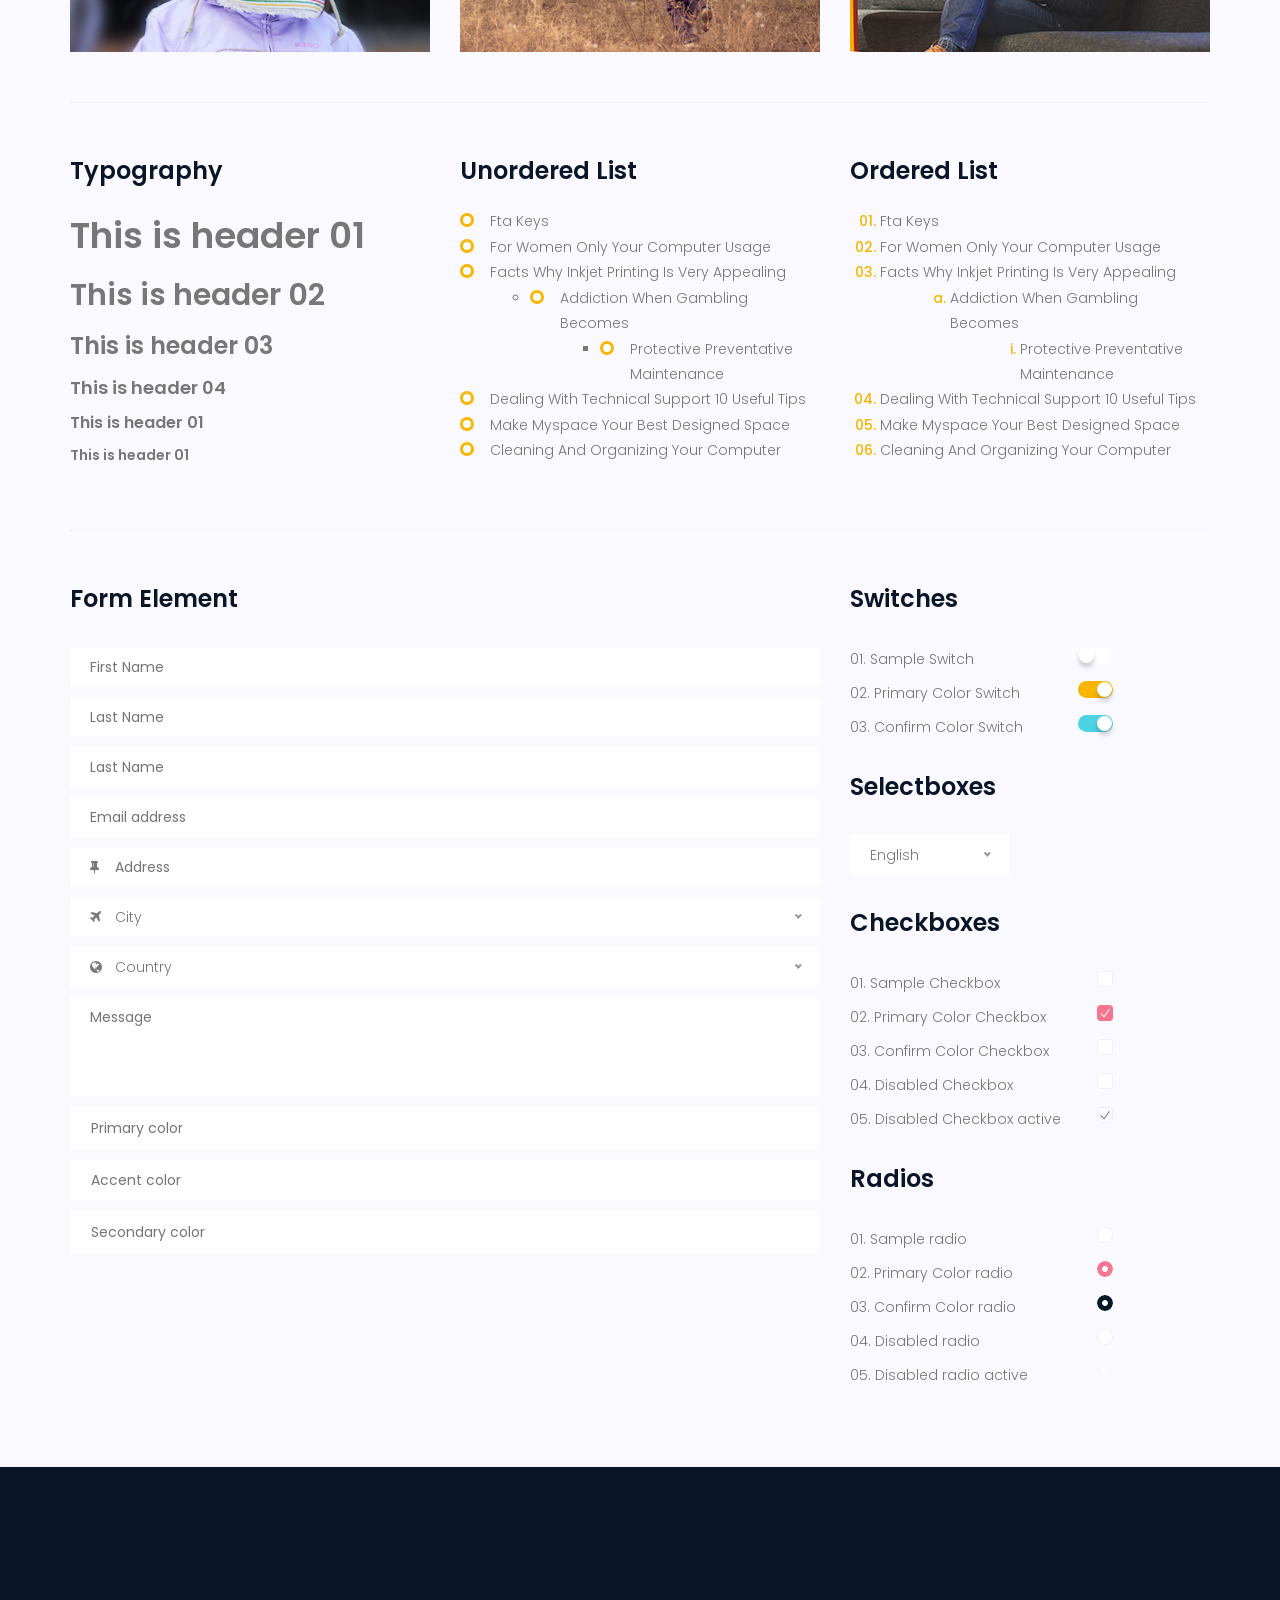
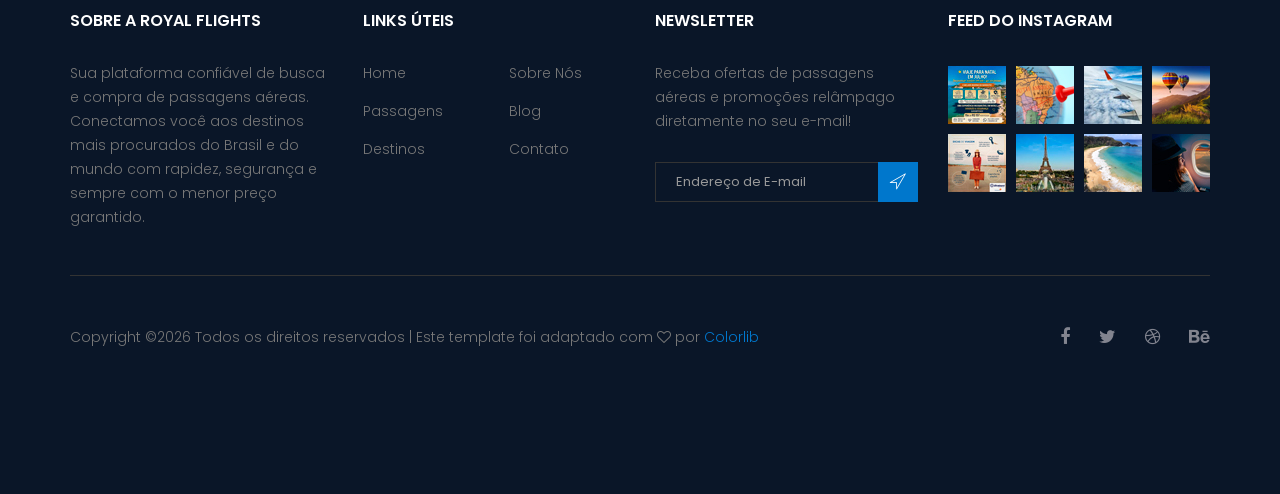
<file: royal-master/elements.html>
<!doctype html>
<html lang="en">
    <head>
        <!-- Required meta tags -->
        <meta charset="utf-8">
        <meta name="viewport" content="width=device-width, initial-scale=1, shrink-to-fit=no">
        <link rel="icon" href="image/novo_icone.png" type="image/png">
        <title>Elementos | Royal Flights</title>
        <!-- Bootstrap CSS -->
        <link rel="stylesheet" href="css/bootstrap.css">
        <link rel="stylesheet" href="vendors/linericon/style.css">
        <link rel="stylesheet" href="css/font-awesome.min.css">
        <link rel="stylesheet" href="vendors/bootstrap-datepicker/bootstrap-datetimepicker.min.css">
        <link rel="stylesheet" href="vendors/nice-select/css/nice-select.css">
        <link rel="stylesheet" href="vendors/owl-carousel/owl.carousel.min.css">
        <!-- main css -->
        <link rel="stylesheet" href="css/style.css">
        <link rel="stylesheet" href="css/responsive.css">
    </head>
    <body>
        <!--================Header Area =================-->
        <header class="header_area">
            <div class="container">
                <nav class="navbar navbar-expand-lg navbar-light">
                    <!-- Brand and toggle get grouped for better mobile display -->
                    <a class="navbar-brand logo_h" href="index.html"><span class="brand-icon">✈</span> Royal Flights</a>
                    <button class="navbar-toggler" type="button" data-toggle="collapse" data-target="#navbarSupportedContent" aria-controls="navbarSupportedContent" aria-expanded="false" aria-label="Toggle navigation">
                        <span class="icon-bar"></span>
                        <span class="icon-bar"></span>
                        <span class="icon-bar"></span>
                    </button>
                    <!-- Collect the nav links, forms, and other content for toggling -->
                    <div class="collapse navbar-collapse offset" id="navbarSupportedContent">
                        <ul class="nav navbar-nav menu_nav ml-auto">
                            <li class="nav-item"><a class="nav-link" href="index.html">Home</a></li> 
                            <li class="nav-item"><a class="nav-link" href="about.html">Sobre Nós</a></li>
                            <li class="nav-item"><a class="nav-link" href="accomodation.html">Passagens</a></li>
                            <li class="nav-item"><a class="nav-link" href="gallery.html">Destinos</a></li>
                            <li class="nav-item submenu dropdown">
                                <a href="#" class="nav-link dropdown-toggle" data-toggle="dropdown" role="button" aria-haspopup="true" aria-expanded="false">Blog</a>
                                <ul class="dropdown-menu">
                                    <li class="nav-item"><a class="nav-link" href="blog.html">Blog</a></li>
                                    <li class="nav-item"><a class="nav-link" href="blog-single.html">Santorini para Casais</a></li>
                                </ul>
                            </li> 
                            <li class="nav-item active"><a class="nav-link" href="elements.html">Elementos</a></li>
                            <li class="nav-item"><a class="nav-link" href="contact.html">Contato</a></li>
                        </ul>
                    </div> 
                </nav>
            </div>
        </header>
        <!--================Header Area =================-->
        
        <!--================Breadcrumb Area =================-->
        <section class="breadcrumb_area blog_banner_two">
            <div class="overlay bg-parallax" data-stellar-ratio="0.8" data-stellar-vertical-offset="0" data-background=""></div>
            <div class="container">
                <div class="page-cover text-center">
                    <h2 class="page-cover-tittle f_48">Elements</h2>
                    <ol class="breadcrumb">
                        <li><a href="index.html">Home</a></li>
                        <li class="active">Elements</li>
                    </ol>
                </div>
            </div>
        </section>
        <!--================Breadcrumb Area =================-->
        
		<!-- Start Sample Area -->
			<section class="sample-text-area">
				<div class="container">
					<h3 class="text-heading title_color">Text Sample</h3>
					<p class="sample-text">
						Every avid independent filmmaker has <b>Bold</b> about making that <i>Italic</i> interest documentary, or short film to show off their creative prowess. Many have great ideas and want to “wow” the<sup>Superscript</sup> scene, or video renters with their big project.  But once you have the<sub>Subscript</sub> “in the can” (no easy feat), how do you move from a <del>Strike</del> through of master DVDs with the <u>“Underline”</u> marked hand-written title inside a secondhand CD case, to a pile of cardboard boxes full of shiny new, retail-ready DVDs, with UPC barcodes and polywrap sitting on your doorstep?  You need to create eye-popping artwork and have your project replicated. Using a reputable full service DVD Replication company like PacificDisc, Inc. to partner with is certainly a helpful option to ensure a professional end result, but to help with your DVD replication project, here are 4 easy steps to follow for good DVD replication results: 

					</p>
				</div>
			</section>
			<!-- End Sample Area -->
			<!-- Start Button -->
			<section class="button-area">
				<div class="container border-top-generic">
					<h3 class="text-heading title_color">Sample Buttons</h3>
					<div class="button-group-area">
						<a href="#" class="genric-btn default">Default</a>
						<a href="#" class="genric-btn primary">Primary</a>
						<a href="#" class="genric-btn success">Success</a>
						<a href="#" class="genric-btn info">Info</a>
						<a href="#" class="genric-btn warning">Warning</a>
						<a href="#" class="genric-btn danger">Danger</a>
						<a href="#" class="genric-btn link">Link</a>
						<a href="#" class="genric-btn disable">Disable</a>
					</div>
					<div class="button-group-area mt-10">
						<a href="#" class="genric-btn default-border">Default</a>
						<a href="#" class="genric-btn primary-border">Primary</a>
						<a href="#" class="genric-btn success-border">Success</a>
						<a href="#" class="genric-btn info-border">Info</a>
						<a href="#" class="genric-btn warning-border">Warning</a>
						<a href="#" class="genric-btn danger-border">Danger</a>
						<a href="#" class="genric-btn link-border">Link</a>
						<a href="#" class="genric-btn disable">Disable</a>
					</div>
					<div class="button-group-area mt-40">
						<a href="#" class="genric-btn default radius">Default</a>
						<a href="#" class="genric-btn primary radius">Primary</a>
						<a href="#" class="genric-btn success radius">Success</a>
						<a href="#" class="genric-btn info radius">Info</a>
						<a href="#" class="genric-btn warning radius">Warning</a>
						<a href="#" class="genric-btn danger radius">Danger</a>
						<a href="#" class="genric-btn link radius">Link</a>
						<a href="#" class="genric-btn disable radius">Disable</a>
					</div>
					<div class="button-group-area mt-10">
						<a href="#" class="genric-btn default-border radius">Default</a>
						<a href="#" class="genric-btn primary-border radius">Primary</a>
						<a href="#" class="genric-btn success-border radius">Success</a>
						<a href="#" class="genric-btn info-border radius">Info</a>
						<a href="#" class="genric-btn warning-border radius">Warning</a>
						<a href="#" class="genric-btn danger-border radius">Danger</a>
						<a href="#" class="genric-btn link-border radius">Link</a>
						<a href="#" class="genric-btn disable radius">Disable</a>
					</div>
					<div class="button-group-area mt-40">
						<a href="#" class="genric-btn default circle">Default</a>
						<a href="#" class="genric-btn primary circle">Primary</a>
						<a href="#" class="genric-btn success circle">Success</a>
						<a href="#" class="genric-btn info circle">Info</a>
						<a href="#" class="genric-btn warning circle">Warning</a>
						<a href="#" class="genric-btn danger circle">Danger</a>
						<a href="#" class="genric-btn link circle">Link</a>
						<a href="#" class="genric-btn disable circle">Disable</a>
					</div>
					<div class="button-group-area mt-10">
						<a href="#" class="genric-btn default-border circle">Default</a>
						<a href="#" class="genric-btn primary-border circle">Primary</a>
						<a href="#" class="genric-btn success-border circle">Success</a>
						<a href="#" class="genric-btn info-border circle">Info</a>
						<a href="#" class="genric-btn warning-border circle">Warning</a>
						<a href="#" class="genric-btn danger-border circle">Danger</a>
						<a href="#" class="genric-btn link-border circle">Link</a>
						<a href="#" class="genric-btn disable circle">Disable</a>
					</div>
					<div class="button-group-area mt-40">
						<a href="#" class="genric-btn default circle arrow">Default<span class="lnr lnr-arrow-right"></span></a>
						<a href="#" class="genric-btn primary circle arrow">Primary<span class="lnr lnr-arrow-right"></span></a>
						<a href="#" class="genric-btn success circle arrow">Success<span class="lnr lnr-arrow-right"></span></a>
						<a href="#" class="genric-btn info circle arrow">Info<span class="lnr lnr-arrow-right"></span></a>
						<a href="#" class="genric-btn warning circle arrow">Warning<span class="lnr lnr-arrow-right"></span></a>
						<a href="#" class="genric-btn danger circle arrow">Danger<span class="lnr lnr-arrow-right"></span></a>
					</div>
					<div class="button-group-area mt-10">
						<a href="#" class="genric-btn default-border circle arrow">Default<span class="lnr lnr-arrow-right"></span></a>
						<a href="#" class="genric-btn primary-border circle arrow">Primary<span class="lnr lnr-arrow-right"></span></a>
						<a href="#" class="genric-btn success-border circle arrow">Success<span class="lnr lnr-arrow-right"></span></a>
						<a href="#" class="genric-btn info-border circle arrow">Info<span class="lnr lnr-arrow-right"></span></a>
						<a href="#" class="genric-btn warning-border circle arrow">Warning<span class="lnr lnr-arrow-right"></span></a>
						<a href="#" class="genric-btn danger-border circle arrow">Danger<span class="lnr lnr-arrow-right"></span></a>
					</div>
					<div class="button-group-area mt-40">
						<a href="#" class="genric-btn primary e-large">Extra Large</a>
						<a href="#" class="genric-btn success large">Large</a>
						<a href="#" class="genric-btn primary">Default</a>
						<a href="#" class="genric-btn success medium">Medium</a>
						<a href="#" class="genric-btn primary small">Small</a>
					</div>
					<div class="button-group-area mt-10">
						<a href="#" class="genric-btn primary-border e-large">Extra Large</a>
						<a href="#" class="genric-btn success-border large">Large</a>
						<a href="#" class="genric-btn primary-border">Default</a>
						<a href="#" class="genric-btn success-border medium">Medium</a>
						<a href="#" class="genric-btn primary-border small">Small</a>
					</div>
				</div>
			</section>
			<!-- End Button -->
			<!-- Start Align Area -->
			<div class="whole-wrap">
				<div class="container">
					<div class="section-top-border">
						<h3 class="mb-30 title_color">Left Aligned</h3>
						<div class="row">
							<div class="col-md-3">
								<img src="image/elements/d.jpg" alt="" class="img-fluid">
							</div>
							<div class="col-md-9 mt-sm-20 left-align-p">
								<p>Recently, the US Federal government banned online casinos from operating in America by making it illegal to transfer money to them through any US bank or payment system. As a result of this law, most of the popular online casino networks such as Party Gaming and PlayTech left the United States. Overnight, online casino players found themselves being chased by the Federal government. But, after a fortnight, the online casino industry came up with a solution and new online casinos started taking root. These began to operate under a different business umbrella, and by doing that, rendered the transfer of money to and from them legal. A major part of this was enlisting electronic banking systems that would accept this new clarification and start doing business with me. Listed in this article are the electronic banking systems that accept players from the United States that wish to play in online casinos.</p>
							</div>
						</div>
					</div>
					<div class="section-top-border text-right">
						<h3 class="mb-30 title_color">Right Aligned</h3>
						<div class="row">
							<div class="col-md-9">
								<p class="text-right">Over time, even the most sophisticated, memory packed computer can begin to run slow if we don’t do something to prevent it. The reason why has less to do with how computers are made and how they age and more to do with the way we use them. You see, all of the daily tasks that we do on our PC from running programs to downloading and deleting software can make our computer sluggish. To keep this from happening, you need to understand the reasons why your PC is getting slower and do something to keep your PC running at its best. You can do this through regular maintenance and PC performance optimization programs</p>
								<p class="text-right">Before we discuss all of the things that could be affecting your PC’s performance, let’s talk a little about what symptoms</p>
							</div>
							<div class="col-md-3">
								<img src="image/elements/d.jpg" alt="" class="img-fluid">
							</div>
						</div>
					</div>
					<div class="section-top-border">
						<h3 class="mb-30 title_color">Definition</h3>
						<div class="row">
							<div class="col-md-4">
								<div class="single-defination">
									<h4 class="mb-20">Definition 01</h4>
									<p>Recently, the US Federal government banned online casinos from operating in America by making it illegal to transfer money to them through any US bank or payment system. As a result of this law, most of the popular online casino networks</p>
								</div>
							</div>
							<div class="col-md-4">
								<div class="single-defination">
									<h4 class="mb-20">Definition 02</h4>
									<p>Recently, the US Federal government banned online casinos from operating in America by making it illegal to transfer money to them through any US bank or payment system. As a result of this law, most of the popular online casino networks</p>
								</div>
							</div>
							<div class="col-md-4">
								<div class="single-defination">
									<h4 class="mb-20">Definition 03</h4>
									<p>Recently, the US Federal government banned online casinos from operating in America by making it illegal to transfer money to them through any US bank or payment system. As a result of this law, most of the popular online casino networks</p>
								</div>
							</div>
						</div>
					</div>
					<div class="section-top-border">
						<h3 class="mb-30 title_color">Block Quotes</h3>
						<div class="row">
							<div class="col-lg-12">
								<blockquote class="generic-blockquote">
									“Recently, the US Federal government banned online casinos from operating in America by making it illegal to transfer money to them through any US bank or payment system. As a result of this law, most of the popular online casino networks such as Party Gaming and PlayTech left the United States. Overnight, online casino players found themselves being chased by the Federal government. But, after a fortnight, the online casino industry came up with a solution and new online casinos started taking root. These began to operate under a different business umbrella, and by doing that, rendered the transfer of money to and from them legal. A major part of this was enlisting electronic banking systems that would accept this new clarification and start doing business with me. Listed in this article are the electronic banking” 
								</blockquote>
							</div>
						</div>
					</div>
					<div class="section-top-border">
						<h3 class="mb-30 title_color">Table</h3>
						<div class="progress-table-wrap">
							<div class="progress-table">
								<div class="table-head">
									<div class="serial">#</div>
									<div class="country">Countries</div>
									<div class="visit">Visits</div>
									<div class="percentage">Percentages</div>
								</div>
								<div class="table-row">
									<div class="serial">01</div>
									<div class="country"> <img src="image/elements/f1.jpg" alt="flag">Canada</div>
									<div class="visit">645032</div>
									<div class="percentage">
										<div class="progress">
											<div class="progress-bar color-1" role="progressbar" style="width: 80%" aria-valuenow="80" aria-valuemin="0" aria-valuemax="100"></div>
										</div>
									</div>
								</div>
								<div class="table-row">
									<div class="serial">02</div>
									<div class="country"> <img src="image/elements/f2.jpg" alt="flag">Canada</div>
									<div class="visit">645032</div>
									<div class="percentage">
										<div class="progress">
											<div class="progress-bar color-2" role="progressbar" style="width: 30%" aria-valuenow="30" aria-valuemin="0" aria-valuemax="100"></div>
										</div>
									</div>
								</div>
								<div class="table-row">
									<div class="serial">03</div>
									<div class="country"> <img src="image/elements/f3.jpg" alt="flag">Canada</div>
									<div class="visit">645032</div>
									<div class="percentage">
										<div class="progress">
											<div class="progress-bar color-3" role="progressbar" style="width: 55%" aria-valuenow="55" aria-valuemin="0" aria-valuemax="100"></div>
										</div>
									</div>
								</div>
								<div class="table-row">
									<div class="serial">04</div>
									<div class="country"> <img src="image/elements/f4.jpg" alt="flag">Canada</div>
									<div class="visit">645032</div>
									<div class="percentage">
										<div class="progress">
											<div class="progress-bar color-4" role="progressbar" style="width: 60%" aria-valuenow="60" aria-valuemin="0" aria-valuemax="100"></div>
										</div>
									</div>
								</div>
								<div class="table-row">
									<div class="serial">05</div>
									<div class="country"> <img src="image/elements/f5.jpg" alt="flag">Canada</div>
									<div class="visit">645032</div>
									<div class="percentage">
										<div class="progress">
											<div class="progress-bar color-5" role="progressbar" style="width: 40%" aria-valuenow="40" aria-valuemin="0" aria-valuemax="100"></div>
										</div>
									</div>
								</div>
								<div class="table-row">
									<div class="serial">06</div>
									<div class="country"> <img src="image/elements/f6.jpg" alt="flag">Canada</div>
									<div class="visit">645032</div>
									<div class="percentage">
										<div class="progress">
											<div class="progress-bar color-6" role="progressbar" style="width: 70%" aria-valuenow="70" aria-valuemin="0" aria-valuemax="100"></div>
										</div>
									</div>
								</div>
								<div class="table-row">
									<div class="serial">07</div>
									<div class="country"> <img src="image/elements/f7.jpg" alt="flag">Canada</div>
									<div class="visit">645032</div>
									<div class="percentage">
										<div class="progress">
											<div class="progress-bar color-7" role="progressbar" style="width: 30%" aria-valuenow="30" aria-valuemin="0" aria-valuemax="100"></div>
										</div>
									</div>
								</div>
								<div class="table-row">
									<div class="serial">08</div>
									<div class="country"> <img src="image/elements/f8.jpg" alt="flag">Canada</div>
									<div class="visit">645032</div>
									<div class="percentage">
										<div class="progress">
											<div class="progress-bar color-8" role="progressbar" style="width: 60%" aria-valuenow="60" aria-valuemin="0" aria-valuemax="100"></div>
										</div>
									</div>
								</div>
							</div>
						</div>
					</div>
					<div class="section-top-border">
						<h3 class="title_color">Image Gallery</h3>
						<div class="row gallery-item">
							<div class="col-md-4">
								<a href="image/elements/g1.jpg" class="img-gal"><div class="single-gallery-image" style="background: url(image/elements/g1.jpg);"></div></a>
							</div>
							<div class="col-md-4">
								<a href="image/elements/g2.jpg" class="img-gal"><div class="single-gallery-image" style="background: url(image/elements/g2.jpg);"></div></a>
							</div>
							<div class="col-md-4">
								<a href="image/elements/g3.jpg" class="img-gal"><div class="single-gallery-image" style="background: url(image/elements/g3.jpg);"></div></a>
							</div>
							<div class="col-md-6">
								<a href="image/elements/g4.jpg" class="img-gal"><div class="single-gallery-image" style="background: url(image/elements/g4.jpg);"></div></a>
							</div>
							<div class="col-md-6">
								<a href="image/elements/g5.jpg" class="img-gal"><div class="single-gallery-image" style="background: url(image/elements/g5.jpg);"></div></a>
							</div>
							<div class="col-md-4">
								<a href="image/elements/g6.jpg" class="img-gal"><div class="single-gallery-image" style="background: url(image/elements/g6.jpg);"></div></a>
							</div>
							<div class="col-md-4">
								<a href="image/elements/g7.jpg" class="img-gal"><div class="single-gallery-image" style="background: url(image/elements/g7.jpg);"></div></a>
							</div>
							<div class="col-md-4">
								<a href="image/elements/g8.jpg" class="img-gal"><div class="single-gallery-image" style="background: url(image/elements/g8.jpg);"></div></a>
							</div>
						</div>
					</div>
					<div class="section-top-border">
						<div class="row">
							<div class="col-lg-4 col-sm-6 typo-sec">
								<h3 class="mb-20 title_color">Typography</h3>
								<div class="typography">
									<h1 class="typo-list">This is header 01</h1>
									<h2 class="typo-list">This is header 02</h2>
									<h3 class="typo-list">This is header 03</h3>
									<h4 class="typo-list">This is header 04</h4>
									<h5 class="typo-list">This is header 01</h5>
									<h6 class="typo-list">This is header 01</h6>
								</div>
							</div>
							<div class="col-lg-4 col-sm-6 mt-sm-30 typo-sec">
								<h3 class="mb-20 title_color">Unordered List</h3>
								<div class="">
									<ul class="unordered-list">
										<li>Fta Keys</li>
										<li>For Women Only Your Computer Usage</li>
										<li>Facts Why Inkjet Printing Is Very Appealing
											<ul>
												<li>Addiction When Gambling Becomes
													<ul>
														<li>Protective Preventative Maintenance</li>
													</ul>
												</li>
											</ul>
										</li>
										<li>Dealing With Technical Support 10 Useful Tips</li>
										<li>Make Myspace Your Best Designed Space</li>
										<li>Cleaning And Organizing Your Computer</li>
									</ul>
								</div>
							</div>
							<div class="col-lg-4 col-sm-6 mt-sm-30 typo-sec">
								<h3 class="mb-20 title_color">Ordered List</h3>
								<div class="">
									<ol class="ordered-list">
										<li><span>Fta Keys</span></li>
										<li><span>For Women Only Your Computer Usage</span></li>
										<li><span>Facts Why Inkjet Printing Is Very Appealing</span>
											<ol class="ordered-list-alpha">
												<li><span>Addiction When Gambling Becomes</span>
													<ol class="ordered-list-roman">
														<li><span>Protective Preventative Maintenance</span></li>
													</ol>
												</li>
											</ol>
										</li>
										<li><span>Dealing With Technical Support 10 Useful Tips</span></li>
										<li><span>Make Myspace Your Best Designed Space</span></li>
										<li><span>Cleaning And Organizing Your Computer</span></li>
									</ol>
								</div>
							</div>
						</div>
					</div>
					<div class="section-top-border">
						<div class="row">
							<div class="col-lg-8 col-md-8">
								<h3 class="mb-30 title_color">Form Element</h3>
								<form action="#">
									<div class="mt-10">
										<input type="text" name="first_name" placeholder="First Name" onfocus="this.placeholder = ''" onblur="this.placeholder = 'First Name'" required class="single-input">
									</div>
									<div class="mt-10">
										<input type="text" name="last_name" placeholder="Last Name" onfocus="this.placeholder = ''" onblur="this.placeholder = 'Last Name'" required class="single-input">
									</div>
									<div class="mt-10">
										<input type="text" name="last_name" placeholder="Last Name" onfocus="this.placeholder = ''" onblur="this.placeholder = 'Last Name'" required class="single-input">
									</div>
									<div class="mt-10">
										<input type="email" name="EMAIL" placeholder="Email address" onfocus="this.placeholder = ''" onblur="this.placeholder = 'Email address'" required class="single-input">
									</div>
									<div class="input-group-icon mt-10">
										<div class="icon"><i class="fa fa-thumb-tack" aria-hidden="true"></i></div>
										<input type="text" name="address" placeholder="Address" onfocus="this.placeholder = ''" onblur="this.placeholder = 'Address'" required class="single-input">
									</div>
									<div class="input-group-icon mt-10">
										<div class="icon"><i class="fa fa-plane" aria-hidden="true"></i></div>
										<div class="form-select" id="default-select">
											<select>
												<option value="1">City</option>
												<option value="1">Dhaka</option>
												<option value="1">Dilli</option>
												<option value="1">Newyork</option>
												<option value="1">Islamabad</option>
											</select>
										</div>
									</div>
									<div class="input-group-icon mt-10">
										<div class="icon"><i class="fa fa-globe" aria-hidden="true"></i></div>
										<div class="form-select" id="default-select2">
											<select>
												<option value="1">Country</option>
												<option value="1">Bangladesh</option>
												<option value="1">India</option>
												<option value="1">England</option>
												<option value="1">Srilanka</option>
											</select>
										</div>
									</div>
									
									<div class="mt-10">
										<textarea class="single-textarea" placeholder="Message" onfocus="this.placeholder = ''" onblur="this.placeholder = 'Message'" required></textarea>
									</div>
									<div class="mt-10">
										<input type="text" name="first_name" placeholder="Primary color" onfocus="this.placeholder = ''" onblur="this.placeholder = 'Primary color'" required class="single-input-primary">
									</div>
									<div class="mt-10">
										<input type="text" name="first_name" placeholder="Accent color" onfocus="this.placeholder = ''" onblur="this.placeholder = 'Accent color'" required class="single-input-accent">
									</div>
									<div class="mt-10">
										<input type="text" name="first_name" placeholder="Secondary color" onfocus="this.placeholder = ''" onblur="this.placeholder = 'Secondary color'" required class="single-input-secondary">
									</div>
								</form>
							</div>
							<div class="col-lg-3 col-md-4 mt-sm-30 element-wrap">
								<div class="single-element-widget">
									<h3 class="mb-30 title_color">Switches</h3>
									<div class="switch-wrap d-flex justify-content-between">
										<p>01. Sample Switch</p>
										<div class="primary-switch">
											<input type="checkbox" id="default-switch">
											<label for="default-switch"></label>
										</div>
									</div>
									<div class="switch-wrap d-flex justify-content-between">
										<p>02. Primary Color Switch</p>
										<div class="primary-switch">
											<input type="checkbox" id="primary-switch" checked>
											<label for="primary-switch"></label>
										</div>
									</div>
									<div class="switch-wrap d-flex justify-content-between">
										<p>03. Confirm Color Switch</p>
										<div class="confirm-switch">
											<input type="checkbox" id="confirm-switch" checked>
											<label for="confirm-switch"></label>
										</div>
									</div>
								</div>
								<div class="single-element-widget">
									<h3 class="mb-30 title_color">Selectboxes</h3>
									<div class="default-select" id="default-select">
										<select>
											<option value="1">English</option>
											<option value="1">Spanish</option>
											<option value="1">Arabic</option>
											<option value="1">Portuguise</option>
											<option value="1">Bengali</option>
										</select>
									</div>
								</div>
								<div class="single-element-widget">
									<h3 class="mb-30 title_color">Checkboxes</h3>
									<div class="switch-wrap d-flex justify-content-between">
										<p>01. Sample Checkbox</p>
										<div class="primary-checkbox">
											<input type="checkbox" id="default-checkbox">
											<label for="default-checkbox"></label>
										</div>
									</div>
									<div class="switch-wrap d-flex justify-content-between">
										<p>02. Primary Color Checkbox</p>
										<div class="primary-checkbox">
											<input type="checkbox" id="primary-checkbox" checked>
											<label for="primary-checkbox"></label>
										</div>
									</div>
									<div class="switch-wrap d-flex justify-content-between">
										<p>03. Confirm Color Checkbox</p>
										<div class="confirm-checkbox">
											<input type="checkbox" id="confirm-checkbox">
											<label for="confirm-checkbox"></label>
										</div>
									</div>
									<div class="switch-wrap d-flex justify-content-between">
										<p>04. Disabled Checkbox</p>
										<div class="disabled-checkbox">
											<input type="checkbox" id="disabled-checkbox" disabled>
											<label for="disabled-checkbox"></label>
										</div>
									</div>
									<div class="switch-wrap d-flex justify-content-between">
										<p>05. Disabled Checkbox active</p>
										<div class="disabled-checkbox">
											<input type="checkbox" id="disabled-checkbox-active" checked disabled>
											<label for="disabled-checkbox-active"></label>
										</div>
									</div>
								</div>
								<div class="single-element-widget">
									<h3 class="mb-30 title_color">Radios</h3>
									<div class="switch-wrap d-flex justify-content-between">
										<p>01. Sample radio</p>
										<div class="primary-radio">
											<input type="checkbox" id="default-radio">
											<label for="default-radio"></label>
										</div>
									</div>
									<div class="switch-wrap d-flex justify-content-between">
										<p>02. Primary Color radio</p>
										<div class="primary-radio">
											<input type="checkbox" id="primary-radio" checked>
											<label for="primary-radio"></label>
										</div>
									</div>
									<div class="switch-wrap d-flex justify-content-between">
										<p>03. Confirm Color radio</p>
										<div class="confirm-radio">
											<input type="checkbox" id="confirm-radio" checked>
											<label for="confirm-radio"></label>
										</div>
									</div>
									<div class="switch-wrap d-flex justify-content-between">
										<p>04. Disabled radio</p>
										<div class="disabled-radio">
											<input type="checkbox" id="disabled-radio" disabled>
											<label for="disabled-radio"></label>
										</div>
									</div>
									<div class="switch-wrap d-flex justify-content-between">
										<p>05. Disabled radio active</p>
										<div class="disabled-radio">
											<input type="checkbox" id="disabled-radio-active" checked disabled>
											<label for="disabled-radio-active"></label>
										</div>
									</div>
								</div>
							</div>
						</div>
					</div>
				</div>
			</div>
			<!-- End Align Area -->
		                
        <!--================ start footer Area  =================-->	
        <footer class="footer-area section_gap">
            <div class="container">
                <div class="row">
                    <div class="col-lg-3  col-md-6 col-sm-6">
                        <div class="single-footer-widget">
                            <h6 class="footer_title">Sobre a Royal Flights</h6>
                            <p>Sua plataforma confiável de busca e compra de passagens aéreas. Conectamos você aos destinos mais procurados do Brasil e do mundo com rapidez, segurança e sempre com o menor preço garantido.</p>
                        </div>
                    </div>
                    <div class="col-lg-3 col-md-6 col-sm-6">
                        <div class="single-footer-widget">
                            <h6 class="footer_title">Links Úteis</h6>
                            <div class="row">
                                <div class="col-6">
                                    <ul class="list_style">
                                        <li><a href="index.html">Home</a></li>
                                        <li><a href="accomodation.html">Passagens</a></li>
                                        <li><a href="gallery.html">Destinos</a></li>
                                    </ul>
                                </div>
                                <div class="col-6">
                                    <ul class="list_style">
                                        <li><a href="about.html">Sobre Nós</a></li>
                                        <li><a href="blog.html">Blog</a></li>
                                        <li><a href="contact.html">Contato</a></li>
                                    </ul>
                                </div>										
                            </div>							
                        </div>
                    </div>							
                    <div class="col-lg-3 col-md-6 col-sm-6">
                        <div class="single-footer-widget">
                            <h6 class="footer_title">Newsletter</h6>
                            <p>Receba ofertas de passagens aéreas e promoções relâmpago diretamente no seu e-mail!</p>		
                            <div id="mc_embed_signup">
                                <form target="_blank" action="https://spondonit.us12.list-manage.com/subscribe/post?u=1462626880ade1ac87bd9c93a&amp;id=92a4423d01" method="get" class="subscribe_form relative">
                                    <div class="input-group d-flex flex-row">
                                        <input name="EMAIL" placeholder="Endereço de E-mail" onfocus="this.placeholder = ''" onblur="this.placeholder = 'Endereço de E-mail '" required="" type="email">
                                        <button class="btn sub-btn"><span class="lnr lnr-location"></span></button>		
                                    </div>									
                                    <div class="mt-10 info"></div>
                                </form>
                            </div>
                        </div>
                    </div>
                    <div class="col-lg-3 col-md-6 col-sm-6">
                        <div class="single-footer-widget instafeed">
                            <h6 class="footer_title">Feed do Instagram</h6>
                            <ul class="list_style instafeed d-flex flex-wrap">
                                <li><img src="image/instagram/modificadas/destino-comercial.jpg" alt="Destino promocional no Feed do Instagram"></li>
                                <li><img src="image/instagram/modificadas/destinos-brasileiros-para-viagens.jpg" alt="Destino de viagem no Feed do Instagram"></li>
                                <li><img src="image/instagram/modificadas/voo-destino.jpg" alt="Foto de voo no Feed do Instagram"></li>
                                <li><img src="image/instagram/modificadas/paisagem-de-viagem.jpg" alt="Paisagem de viagem no Feed do Instagram"></li>
                                <li><img src="image/instagram/modificadas/dicas-viagem.jpg" alt="Dica de viagem no Feed do Instagram"></li>
                                <li><img src="image/instagram/modificadas/torre-eiffel.jpg" alt="Destino internacional no Feed do Instagram"></li>
                                <li><img src="image/instagram/modificadas/praias-brasil-sancho.jpg" alt="Destino de praia no Feed do Instagram"></li>
                                <li><img src="image/instagram/modificadas/viajando-de-aviao.jpg" alt="Viajante no Feed do Instagram"></li>
                            </ul>
                        </div>
                    </div>						
                </div>
                <div class="border_line"></div>
                <div class="row footer-bottom d-flex justify-content-between align-items-center">
                    <p class="col-lg-8 col-sm-12 footer-text m-0"><!-- Link back to Colorlib can't be removed. Template is licensed under CC BY 3.0. -->
Copyright &copy;<script>document.write(new Date().getFullYear());</script> Todos os direitos reservados | Este template foi adaptado com <i class="fa fa-heart-o" aria-hidden="true"></i> por <a href="https://colorlib.com" target="_blank">Colorlib</a>
<!-- Link back to Colorlib can't be removed. Template is licensed under CC BY 3.0. --></p>
                    <div class="col-lg-4 col-sm-12 footer-social">
                        <a href="#"><i class="fa fa-facebook"></i></a>
                        <a href="#"><i class="fa fa-twitter"></i></a>
                        <a href="#"><i class="fa fa-dribbble"></i></a>
                        <a href="#"><i class="fa fa-behance"></i></a>
                    </div>
                </div>
            </div>
        </footer>
		<!--================ End footer Area  =================-->
        
        
        <!-- Optional JavaScript -->
        <!-- jQuery first, then Popper.js, then Bootstrap JS -->
        <script src="js/jquery-3.2.1.min.js"></script>
        <script src="js/popper.js"></script>
        <script src="js/bootstrap.min.js"></script>
        <script src="vendors/owl-carousel/owl.carousel.min.js"></script>
        <script src="js/jquery.ajaxchimp.min.js"></script>
        <script src="vendors/bootstrap-datepicker/bootstrap-datetimepicker.min.js"></script>
        <script src="vendors/nice-select/js/jquery.nice-select.js"></script>
        <script src="js/mail-script.js"></script>
        <script src="js/stellar.js"></script>
        <script src="vendors/lightbox/simpleLightbox.min.js"></script>
        <script src="js/custom.js"></script>
    </body>
</html>
</file>
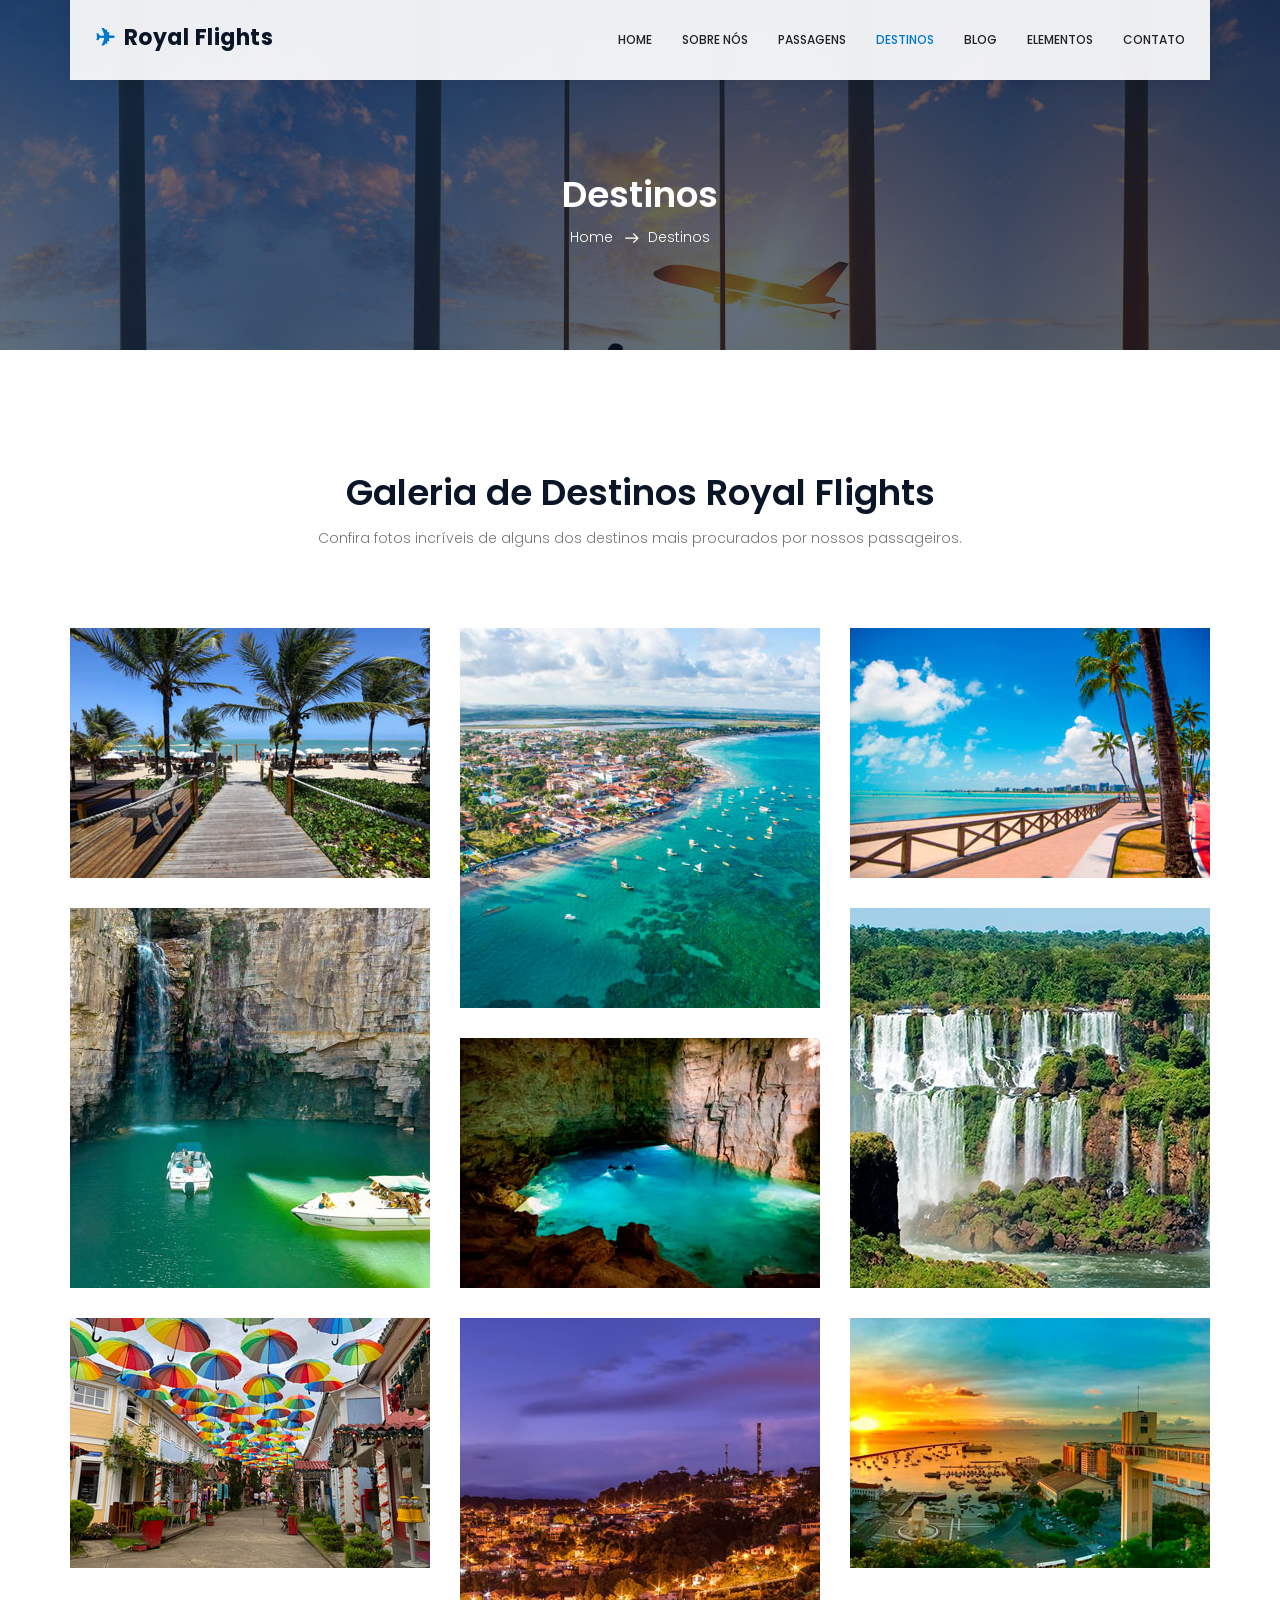
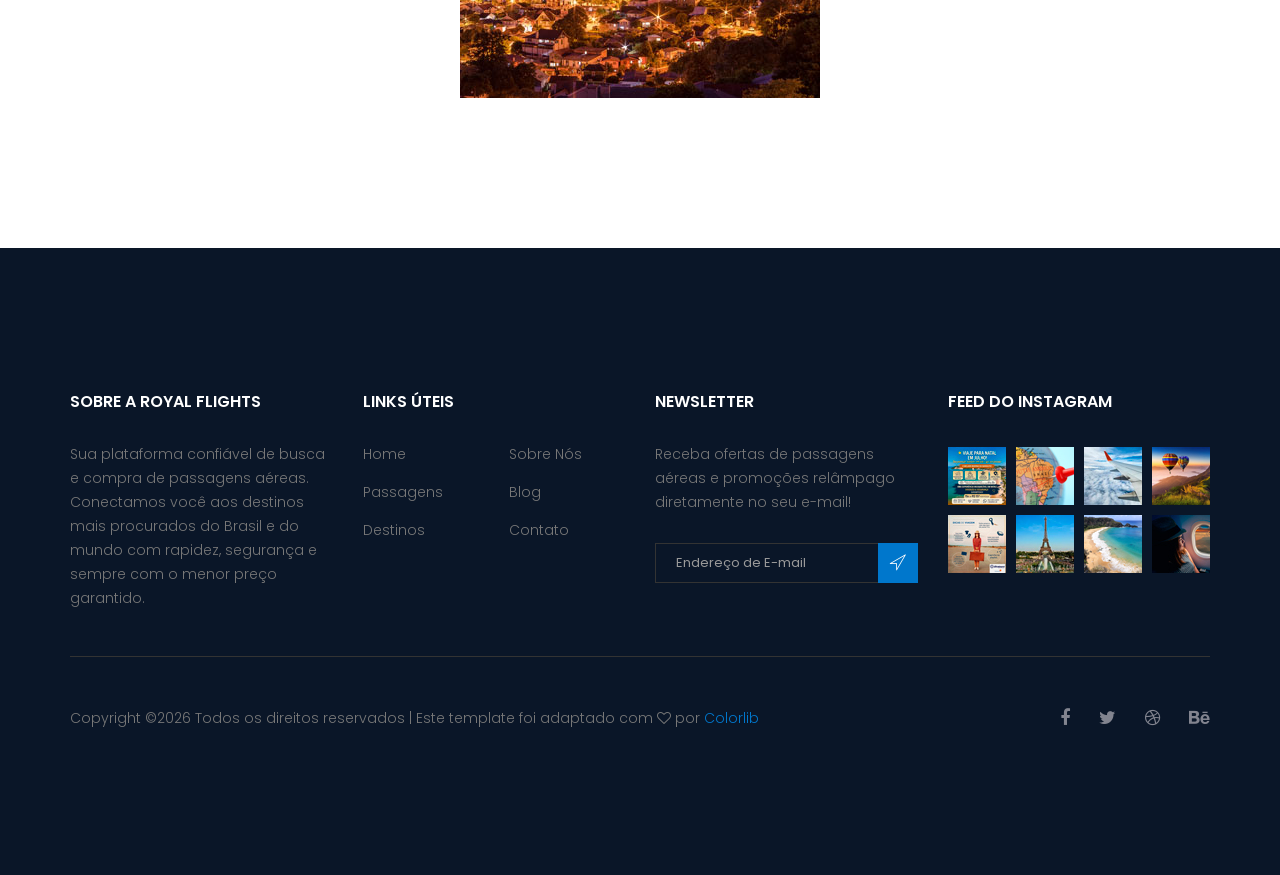
<file: royal-master/gallery.html>
<!doctype html>
<html lang="en">
    <head>
        <!-- Required meta tags -->
        <meta charset="utf-8">
        <meta name="viewport" content="width=device-width, initial-scale=1, shrink-to-fit=no">
        <link rel="icon" href="image/novo_icone.png" type="image/png">
        <title>Galeria de Destinos | Royal Flights</title>
        <!-- Bootstrap CSS -->
        <link rel="stylesheet" href="css/bootstrap.css">
        <link rel="stylesheet" href="vendors/linericon/style.css">
        <link rel="stylesheet" href="css/font-awesome.min.css">
        <link rel="stylesheet" href="vendors/bootstrap-datepicker/bootstrap-datetimepicker.min.css">
        <link rel="stylesheet" href="vendors/nice-select/css/nice-select.css">
        <link rel="stylesheet" href="vendors/owl-carousel/owl.carousel.min.css">
        <link rel="stylesheet" href="vendors/lightbox/simpleLightbox.css">
        <!-- main css -->
        <link rel="stylesheet" href="css/style.css">
        <link rel="stylesheet" href="css/responsive.css">
    </head>
    <body>
        <!--================Header Area =================-->
        <header class="header_area">
            <div class="container">
                <nav class="navbar navbar-expand-lg navbar-light">
                    <!-- Brand and toggle get grouped for better mobile display -->
                    <a class="navbar-brand logo_h" href="index.html"><span class="brand-icon">✈</span> Royal Flights</a>
                    <button class="navbar-toggler" type="button" data-toggle="collapse" data-target="#navbarSupportedContent" aria-controls="navbarSupportedContent" aria-expanded="false" aria-label="Toggle navigation">
                        <span class="icon-bar"></span>
                        <span class="icon-bar"></span>
                        <span class="icon-bar"></span>
                    </button>
                    <!-- Collect the nav links, forms, and other content for toggling -->
                    <div class="collapse navbar-collapse offset" id="navbarSupportedContent">
                        <ul class="nav navbar-nav menu_nav ml-auto">
                            <li class="nav-item"><a class="nav-link" href="index.html">Home</a></li> 
                            <li class="nav-item"><a class="nav-link" href="about.html">Sobre Nós</a></li>
                            <li class="nav-item"><a class="nav-link" href="accomodation.html">Passagens</a></li>
                            <li class="nav-item active"><a class="nav-link" href="gallery.html">Destinos</a></li>
                            <li class="nav-item submenu dropdown">
                                <a href="#" class="nav-link dropdown-toggle" data-toggle="dropdown" role="button" aria-haspopup="true" aria-expanded="false">Blog</a>
                                <ul class="dropdown-menu">
                                    <li class="nav-item"><a class="nav-link" href="blog.html">Blog</a></li>
                                    <li class="nav-item"><a class="nav-link" href="blog-single.html">Santorini para Casais</a></li>
                                </ul>
                            </li> 
                            <li class="nav-item"><a class="nav-link" href="elements.html">Elementos</a></li>
                            <li class="nav-item"><a class="nav-link" href="contact.html">Contato</a></li>
                        </ul>
                    </div> 
                </nav>
            </div>
        </header>
        <!--================Header Area =================-->
        
        <!--================Breadcrumb Area =================-->
        <section class="breadcrumb_area">
            <div class="overlay bg-parallax" data-stellar-ratio="0.8" data-stellar-vertical-offset="0" data-background=""></div>
            <div class="container">
                <div class="page-cover text-center">
                    <h2 class="page-cover-tittle">Destinos</h2>
                    <ol class="breadcrumb">
                        <li><a href="index.html">Home</a></li>
                        <li class="active">Destinos</li>
                    </ol>
                </div>
            </div>
        </section>
        <!--================Breadcrumb Area =================-->
        
        <!--================Breadcrumb Area =================-->
        <section class="gallery_area section_gap">
            <div class="container">
                <div class="section_title text-center">
                    <h2 class="title_color">Galeria de Destinos Royal Flights</h2>
                    <p>Confira fotos incríveis de alguns dos destinos mais procurados por nossos passageiros.</p>
                </div>
                <div class="row imageGallery1" id="gallery">
                    <div class="col-md-4 gallery_item">
                        <div class="gallery_img">
                            <img src="image/destinos/destino-porto-seguro-bahia.jpg" alt="Praia tropical em Porto Seguro, Bahia, com coqueiros e mar azul">
                            <div class="hover">
                            	<a class="light" href="image/destinos/destino-porto-seguro-bahia.jpg"><i class="fa fa-expand"></i></a>
                            </div>
                        </div>
                    </div>
                    <div class="col-md-4 gallery_item">
                        <div class="gallery_img">
                            <img src="image/destinos/destino-porto-de-galinhas-pernambuco.jpg" alt="Piscinas naturais com águas cristalinas em Porto de Galinhas, Pernambuco">
                            <div class="hover">
                            	<a class="light" href="image/destinos/destino-porto-de-galinhas-pernambuco.jpg"><i class="fa fa-expand"></i></a>
                            </div>
                        </div>
                    </div>
                    <div class="col-md-4 gallery_item">
                        <div class="gallery_img">
                            <img src="image/destinos/destino-praia-ponta-verde-maceio-alagoas.jpg" alt="Orla da Praia de Ponta Verde em Maceió, Alagoas, sob a luz do sol">
                            <div class="hover">
                            	<a class="light" href="image/destinos/destino-praia-ponta-verde-maceio-alagoas.jpg"><i class="fa fa-expand"></i></a>
                            </div>
                        </div>
                    </div>
                    <div class="col-md-4 gallery_item">
                        <div class="gallery_img">
                            <img src="image/destinos/destino-capitolio-minas-gerais-mg.jpg" alt="Cânions do Lago de Furnas em Capitólio, Minas Gerais, com barcos turísticos">
                            <div class="hover">
                            	<a class="light" href="image/destinos/destino-capitolio-minas-gerais-mg.jpg"><i class="fa fa-expand"></i></a>
                            </div>
                        </div>
                    </div>
                    
                    <div class="col-md-4 gallery_item">
                        <div class="gallery_img">
                            <img src="image/destinos/destino-foz-do-iguacu-parana.webp" alt="Vista panorâmica das Cataratas do Iguaçu em Foz do Iguaçu, Paraná">
                            <div class="hover">
                            	<a class="light" href="image/destinos/destino-foz-do-iguacu-parana.webp"><i class="fa fa-expand"></i></a>
                            </div>
                        </div>
                    </div>
                    <div class="col-md-4 gallery_item">
                        <div class="gallery_img">
                            <img src="image/destinos/destino-gruta-do-mimoso-mato-grosso-do-sul.jpg" alt="Interior iluminado da Gruta do Mimoso em Bonito, Mato Grosso do Sul">
                            <div class="hover">
                            	<a class="light" href="image/destinos/destino-gruta-do-mimoso-mato-grosso-do-sul.jpg"><i class="fa fa-expand"></i></a>
                            </div>
                        </div>
                    </div>
                    <div class="col-md-4 gallery_item">
                        <div class="gallery_img">
                            <img src="image/destinos/destino-penedo-rio-de-janeiro-rj.jpg" alt="Arquitetura típica da colônia finlandesa de Penedo no Rio de Janeiro">
                            <div class="hover">
                            	<a class="light" href="image/destinos/destino-penedo-rio-de-janeiro-rj.jpg"><i class="fa fa-expand"></i></a>
                            </div>
                        </div>
                    </div>
                    <div class="col-md-4 gallery_item">
                        <div class="gallery_img">
                            <img src="image/destinos/destino-centro-de-gramado-de-noite.jpg" alt="Centro da cidade de Gramado no Rio Grande do Sul iluminado à noite">
                            <div class="hover">
                            	<a class="light" href="image/destinos/destino-centro-de-gramado-de-noite.jpg"><i class="fa fa-expand"></i></a>
                            </div>
                        </div>
                    </div>
                    <div class="col-md-4 gallery_item">
                        <div class="gallery_img">
                            <img src="image/destinos/destino-salvador-bahia.jpg" alt="Pelourinho em Salvador, Bahia, com fachadas coloniais coloridas">
                            <div class="hover">
                            	<a class="light" href="image/destinos/destino-salvador-bahia.jpg"><i class="fa fa-expand"></i></a>
                            </div>
                        </div>
                    </div>
                </div>
            </div>
        </section>
        <!--================Breadcrumb Area =================-->
        
        <!--================ start footer Area  =================-->	
        <footer class="footer-area section_gap">
            <div class="container">
                <div class="row">
                    <div class="col-lg-3  col-md-6 col-sm-6">
                        <div class="single-footer-widget">
                            <h6 class="footer_title">Sobre a Royal Flights</h6>
                            <p>Sua plataforma confiável de busca e compra de passagens aéreas. Conectamos você aos destinos mais procurados do Brasil e do mundo com rapidez, segurança e sempre com o menor preço garantido.</p>
                        </div>
                    </div>
                    <div class="col-lg-3 col-md-6 col-sm-6">
                        <div class="single-footer-widget">
                            <h6 class="footer_title">Links Úteis</h6>
                            <div class="row">
                                <div class="col-6">
                                    <ul class="list_style">
                                        <li><a href="index.html">Home</a></li>
                                        <li><a href="accomodation.html">Passagens</a></li>
                                        <li><a href="gallery.html">Destinos</a></li>
                                    </ul>
                                </div>
                                <div class="col-6">
                                    <ul class="list_style">
                                        <li><a href="about.html">Sobre Nós</a></li>
                                        <li><a href="blog.html">Blog</a></li>
                                        <li><a href="contact.html">Contato</a></li>
                                    </ul>
                                </div>										
                            </div>							
                        </div>
                    </div>							
                    <div class="col-lg-3 col-md-6 col-sm-6">
                        <div class="single-footer-widget">
                            <h6 class="footer_title">Newsletter</h6>
                            <p>Receba ofertas de passagens aéreas e promoções relâmpago diretamente no seu e-mail!</p>		
                            <div id="mc_embed_signup">
                                <form target="_blank" action="https://spondonit.us12.list-manage.com/subscribe/post?u=1462626880ade1ac87bd9c93a&amp;id=92a4423d01" method="get" class="subscribe_form relative">
                                    <div class="input-group d-flex flex-row">
                                        <input name="EMAIL" placeholder="Endereço de E-mail" onfocus="this.placeholder = ''" onblur="this.placeholder = 'Endereço de E-mail '" required="" type="email">
                                        <button class="btn sub-btn"><span class="lnr lnr-location"></span></button>		
                                    </div>									
                                    <div class="mt-10 info"></div>
                                </form>
                            </div>
                        </div>
                    </div>
                    <div class="col-lg-3 col-md-6 col-sm-6">
                        <div class="single-footer-widget instafeed">
                            <h6 class="footer_title">Feed do Instagram</h6>
                            <ul class="list_style instafeed d-flex flex-wrap">
                                <li><img src="image/instagram/modificadas/destino-comercial.jpg" alt="Destino promocional no Feed do Instagram"></li>
                                <li><img src="image/instagram/modificadas/destinos-brasileiros-para-viagens.jpg" alt="Destino de viagem no Feed do Instagram"></li>
                                <li><img src="image/instagram/modificadas/voo-destino.jpg" alt="Foto de voo no Feed do Instagram"></li>
                                <li><img src="image/instagram/modificadas/paisagem-de-viagem.jpg" alt="Paisagem de viagem no Feed do Instagram"></li>
                                <li><img src="image/instagram/modificadas/dicas-viagem.jpg" alt="Dica de viagem no Feed do Instagram"></li>
                                <li><img src="image/instagram/modificadas/torre-eiffel.jpg" alt="Destino internacional no Feed do Instagram"></li>
                                <li><img src="image/instagram/modificadas/praias-brasil-sancho.jpg" alt="Destino de praia no Feed do Instagram"></li>
                                <li><img src="image/instagram/modificadas/viajando-de-aviao.jpg" alt="Viajante no Feed do Instagram"></li>
                            </ul>
                        </div>
                    </div>						
                </div>
                <div class="border_line"></div>
                <div class="row footer-bottom d-flex justify-content-between align-items-center">
                    <p class="col-lg-8 col-sm-12 footer-text m-0"><!-- Link back to Colorlib can't be removed. Template is licensed under CC BY 3.0. -->
Copyright &copy;<script>document.write(new Date().getFullYear());</script> Todos os direitos reservados | Este template foi adaptado com <i class="fa fa-heart-o" aria-hidden="true"></i> por <a href="https://colorlib.com" target="_blank">Colorlib</a>
<!-- Link back to Colorlib can't be removed. Template is licensed under CC BY 3.0. --></p>
                    <div class="col-lg-4 col-sm-12 footer-social">
                        <a href="#"><i class="fa fa-facebook"></i></a>
                        <a href="#"><i class="fa fa-twitter"></i></a>
                        <a href="#"><i class="fa fa-dribbble"></i></a>
                        <a href="#"><i class="fa fa-behance"></i></a>
                    </div>
                </div>
            </div>
        </footer>
		<!--================ End footer Area  =================-->
        
        
        <!-- Optional JavaScript -->
        <!-- jQuery first, then Popper.js, then Bootstrap JS -->
        <script src="js/jquery-3.2.1.min.js"></script>
        <script src="js/popper.js"></script>
        <script src="js/bootstrap.min.js"></script>
        <script src="vendors/owl-carousel/owl.carousel.min.js"></script>
        <script src="js/jquery.ajaxchimp.min.js"></script>
        <script src="vendors/bootstrap-datepicker/bootstrap-datetimepicker.min.js"></script>
        <script src="vendors/nice-select/js/jquery.nice-select.js"></script>
        <script src="js/mail-script.js"></script>
        <script src="js/stellar.js"></script>
        <script src="vendors/imagesloaded/imagesloaded.pkgd.min.js"></script>
        <script src="vendors/isotope/isotope-min.js"></script>
        <script src="js/stellar.js"></script>
        <script src="vendors/lightbox/simpleLightbox.min.js"></script>
        <script src="js/custom.js"></script>
    </body>
</html>
</file>
<file: royal-master/vendors/linericon/style.css>
@font-face {
	font-family: 'Linearicons-Free';
	src:url('fonts/Linearicons-Free.eot?w118d');
	src:url('fonts/Linearicons-Free.eot?#iefixw118d') format('embedded-opentype'),
		url('fonts/Linearicons-Free.woff2?w118d') format('woff2'),
		url('fonts/Linearicons-Free.woff?w118d') format('woff'),
		url('fonts/Linearicons-Free.ttf?w118d') format('truetype'),
		url('fonts/Linearicons-Free.svg?w118d#Linearicons-Free') format('svg');
	font-weight: normal;
	font-style: normal;
}

.lnr {
	font-family: 'Linearicons-Free';
	speak: none;
	font-style: normal;
	font-weight: normal;
	font-variant: normal;
	text-transform: none;
	line-height: 1;

	/* Better Font Rendering =========== */
	-webkit-font-smoothing: antialiased;
	-moz-osx-font-smoothing: grayscale;
}

.lnr-home:before {
	content: "\e800";
}
.lnr-apartment:before {
	content: "\e801";
}
.lnr-pencil:before {
	content: "\e802";
}
.lnr-magic-wand:before {
	content: "\e803";
}
.lnr-drop:before {
	content: "\e804";
}
.lnr-lighter:before {
	content: "\e805";
}
.lnr-poop:before {
	content: "\e806";
}
.lnr-sun:before {
	content: "\e807";
}
.lnr-moon:before {
	content: "\e808";
}
.lnr-cloud:before {
	content: "\e809";
}
.lnr-cloud-upload:before {
	content: "\e80a";
}
.lnr-cloud-download:before {
	content: "\e80b";
}
.lnr-cloud-sync:before {
	content: "\e80c";
}
.lnr-cloud-check:before {
	content: "\e80d";
}
.lnr-database:before {
	content: "\e80e";
}
.lnr-lock:before {
	content: "\e80f";
}
.lnr-cog:before {
	content: "\e810";
}
.lnr-trash:before {
	content: "\e811";
}
.lnr-dice:before {
	content: "\e812";
}
.lnr-heart:before {
	content: "\e813";
}
.lnr-star:before {
	content: "\e814";
}
.lnr-star-half:before {
	content: "\e815";
}
.lnr-star-empty:before {
	content: "\e816";
}
.lnr-flag:before {
	content: "\e817";
}
.lnr-envelope:before {
	content: "\e818";
}
.lnr-paperclip:before {
	content: "\e819";
}
.lnr-inbox:before {
	content: "\e81a";
}
.lnr-eye:before {
	content: "\e81b";
}
.lnr-printer:before {
	content: "\e81c";
}
.lnr-file-empty:before {
	content: "\e81d";
}
.lnr-file-add:before {
	content: "\e81e";
}
.lnr-enter:before {
	content: "\e81f";
}
.lnr-exit:before {
	content: "\e820";
}
.lnr-graduation-hat:before {
	content: "\e821";
}
.lnr-license:before {
	content: "\e822";
}
.lnr-music-note:before {
	content: "\e823";
}
.lnr-film-play:before {
	content: "\e824";
}
.lnr-camera-video:before {
	content: "\e825";
}
.lnr-camera:before {
	content: "\e826";
}
.lnr-picture:before {
	content: "\e827";
}
.lnr-book:before {
	content: "\e828";
}
.lnr-bookmark:before {
	content: "\e829";
}
.lnr-user:before {
	content: "\e82a";
}
.lnr-users:before {
	content: "\e82b";
}
.lnr-shirt:before {
	content: "\e82c";
}
.lnr-store:before {
	content: "\e82d";
}
.lnr-cart:before {
	content: "\e82e";
}
.lnr-tag:before {
	content: "\e82f";
}
.lnr-phone-handset:before {
	content: "\e830";
}
.lnr-phone:before {
	content: "\e831";
}
.lnr-pushpin:before {
	content: "\e832";
}
.lnr-map-marker:before {
	content: "\e833";
}
.lnr-map:before {
	content: "\e834";
}
.lnr-location:before {
	content: "\e835";
}
.lnr-calendar-full:before {
	content: "\e836";
}
.lnr-keyboard:before {
	content: "\e837";
}
.lnr-spell-check:before {
	content: "\e838";
}
.lnr-screen:before {
	content: "\e839";
}
.lnr-smartphone:before {
	content: "\e83a";
}
.lnr-tablet:before {
	content: "\e83b";
}
.lnr-laptop:before {
	content: "\e83c";
}
.lnr-laptop-phone:before {
	content: "\e83d";
}
.lnr-power-switch:before {
	content: "\e83e";
}
.lnr-bubble:before {
	content: "\e83f";
}
.lnr-heart-pulse:before {
	content: "\e840";
}
.lnr-construction:before {
	content: "\e841";
}
.lnr-pie-chart:before {
	content: "\e842";
}
.lnr-chart-bars:before {
	content: "\e843";
}
.lnr-gift:before {
	content: "\e844";
}
.lnr-diamond:before {
	content: "\e845";
}
.lnr-linearicons:before {
	content: "\e846";
}
.lnr-dinner:before {
	content: "\e847";
}
.lnr-coffee-cup:before {
	content: "\e848";
}
.lnr-leaf:before {
	content: "\e849";
}
.lnr-paw:before {
	content: "\e84a";
}
.lnr-rocket:before {
	content: "\e84b";
}
.lnr-briefcase:before {
	content: "\e84c";
}
.lnr-bus:before {
	content: "\e84d";
}
.lnr-car:before {
	content: "\e84e";
}
.lnr-train:before {
	content: "\e84f";
}
.lnr-bicycle:before {
	content: "\e850";
}
.lnr-wheelchair:before {
	content: "\e851";
}
.lnr-select:before {
	content: "\e852";
}
.lnr-earth:before {
	content: "\e853";
}
.lnr-smile:before {
	content: "\e854";
}
.lnr-sad:before {
	content: "\e855";
}
.lnr-neutral:before {
	content: "\e856";
}
.lnr-mustache:before {
	content: "\e857";
}
.lnr-alarm:before {
	content: "\e858";
}
.lnr-bullhorn:before {
	content: "\e859";
}
.lnr-volume-high:before {
	content: "\e85a";
}
.lnr-volume-medium:before {
	content: "\e85b";
}
.lnr-volume-low:before {
	content: "\e85c";
}
.lnr-volume:before {
	content: "\e85d";
}
.lnr-mic:before {
	content: "\e85e";
}
.lnr-hourglass:before {
	content: "\e85f";
}
.lnr-undo:before {
	content: "\e860";
}
.lnr-redo:before {
	content: "\e861";
}
.lnr-sync:before {
	content: "\e862";
}
.lnr-history:before {
	content: "\e863";
}
.lnr-clock:before {
	content: "\e864";
}
.lnr-download:before {
	content: "\e865";
}
.lnr-upload:before {
	content: "\e866";
}
.lnr-enter-down:before {
	content: "\e867";
}
.lnr-exit-up:before {
	content: "\e868";
}
.lnr-bug:before {
	content: "\e869";
}
.lnr-code:before {
	content: "\e86a";
}
.lnr-link:before {
	content: "\e86b";
}
.lnr-unlink:before {
	content: "\e86c";
}
.lnr-thumbs-up:before {
	content: "\e86d";
}
.lnr-thumbs-down:before {
	content: "\e86e";
}
.lnr-magnifier:before {
	content: "\e86f";
}
.lnr-cross:before {
	content: "\e870";
}
.lnr-menu:before {
	content: "\e871";
}
.lnr-list:before {
	content: "\e872";
}
.lnr-chevron-up:before {
	content: "\e873";
}
.lnr-chevron-down:before {
	content: "\e874";
}
.lnr-chevron-left:before {
	content: "\e875";
}
.lnr-chevron-right:before {
	content: "\e876";
}
.lnr-arrow-up:before {
	content: "\e877";
}
.lnr-arrow-down:before {
	content: "\e878";
}
.lnr-arrow-left:before {
	content: "\e879";
}
.lnr-arrow-right:before {
	content: "\e87a";
}
.lnr-move:before {
	content: "\e87b";
}
.lnr-warning:before {
	content: "\e87c";
}
.lnr-question-circle:before {
	content: "\e87d";
}
.lnr-menu-circle:before {
	content: "\e87e";
}
.lnr-checkmark-circle:before {
	content: "\e87f";
}
.lnr-cross-circle:before {
	content: "\e880";
}
.lnr-plus-circle:before {
	content: "\e881";
}
.lnr-circle-minus:before {
	content: "\e882";
}
.lnr-arrow-up-circle:before {
	content: "\e883";
}
.lnr-arrow-down-circle:before {
	content: "\e884";
}
.lnr-arrow-left-circle:before {
	content: "\e885";
}
.lnr-arrow-right-circle:before {
	content: "\e886";
}
.lnr-chevron-up-circle:before {
	content: "\e887";
}
.lnr-chevron-down-circle:before {
	content: "\e888";
}
.lnr-chevron-left-circle:before {
	content: "\e889";
}
.lnr-chevron-right-circle:before {
	content: "\e88a";
}
.lnr-crop:before {
	content: "\e88b";
}
.lnr-frame-expand:before {
	content: "\e88c";
}
.lnr-frame-contract:before {
	content: "\e88d";
}
.lnr-layers:before {
	content: "\e88e";
}
.lnr-funnel:before {
	content: "\e88f";
}
.lnr-text-format:before {
	content: "\e890";
}
.lnr-text-format-remove:before {
	content: "\e891";
}
.lnr-text-size:before {
	content: "\e892";
}
.lnr-bold:before {
	content: "\e893";
}
.lnr-italic:before {
	content: "\e894";
}
.lnr-underline:before {
	content: "\e895";
}
.lnr-strikethrough:before {
	content: "\e896";
}
.lnr-highlight:before {
	content: "\e897";
}
.lnr-text-align-left:before {
	content: "\e898";
}
.lnr-text-align-center:before {
	content: "\e899";
}
.lnr-text-align-right:before {
	content: "\e89a";
}
.lnr-text-align-justify:before {
	content: "\e89b";
}
.lnr-line-spacing:before {
	content: "\e89c";
}
.lnr-indent-increase:before {
	content: "\e89d";
}
.lnr-indent-decrease:before {
	content: "\e89e";
}
.lnr-pilcrow:before {
	content: "\e89f";
}
.lnr-direction-ltr:before {
	content: "\e8a0";
}
.lnr-direction-rtl:before {
	content: "\e8a1";
}
.lnr-page-break:before {
	content: "\e8a2";
}
.lnr-sort-alpha-asc:before {
	content: "\e8a3";
}
.lnr-sort-amount-asc:before {
	content: "\e8a4";
}
.lnr-hand:before {
	content: "\e8a5";
}
.lnr-pointer-up:before {
	content: "\e8a6";
}
.lnr-pointer-right:before {
	content: "\e8a7";
}
.lnr-pointer-down:before {
	content: "\e8a8";
}
.lnr-pointer-left:before {
	content: "\e8a9";
}
</file>
<file: royal-master/vendors/nice-select/css/nice-select.css>
.nice-select {
  -webkit-tap-highlight-color: transparent;
  background-color: #fff;
  border-radius: 5px;
  border: solid 1px #e8e8e8;
  box-sizing: border-box;
  clear: both;
  cursor: pointer;
  display: block;
  float: left;
  font-family: inherit;
  font-size: 14px;
  font-weight: normal;
  height: 42px;
  line-height: 40px;
  outline: none;
  padding-left: 18px;
  padding-right: 30px;
  position: relative;
  text-align: left !important;
  -webkit-transition: all 0.2s ease-in-out;
  transition: all 0.2s ease-in-out;
  -webkit-user-select: none;
     -moz-user-select: none;
      -ms-user-select: none;
          user-select: none;
  white-space: nowrap;
  width: auto; }
  .nice-select:hover {
    border-color: #dbdbdb; }
  .nice-select:active, .nice-select.open, .nice-select:focus {
    border-color: #999; }
  .nice-select:after {
    border-bottom: 2px solid #999;
    border-right: 2px solid #999;
    content: '';
    display: block;
    height: 5px;
    margin-top: -4px;
    pointer-events: none;
    position: absolute;
    right: 12px;
    top: 50%;
    -webkit-transform-origin: 66% 66%;
        -ms-transform-origin: 66% 66%;
            transform-origin: 66% 66%;
    -webkit-transform: rotate(45deg);
        -ms-transform: rotate(45deg);
            transform: rotate(45deg);
    -webkit-transition: all 0.15s ease-in-out;
    transition: all 0.15s ease-in-out;
    width: 5px; }
  .nice-select.open:after {
    -webkit-transform: rotate(-135deg);
        -ms-transform: rotate(-135deg);
            transform: rotate(-135deg); }
  .nice-select.open .list {
    opacity: 1;
    pointer-events: auto;
    -webkit-transform: scale(1) translateY(0);
        -ms-transform: scale(1) translateY(0);
            transform: scale(1) translateY(0); }
  .nice-select.disabled {
    border-color: #ededed;
    color: #999;
    pointer-events: none; }
    .nice-select.disabled:after {
      border-color: #cccccc; }
  .nice-select.wide {
    width: 100%; }
    .nice-select.wide .list {
      left: 0 !important;
      right: 0 !important; }
  .nice-select.right {
    float: right; }
    .nice-select.right .list {
      left: auto;
      right: 0; }
  .nice-select.small {
    font-size: 12px;
    height: 36px;
    line-height: 34px; }
    .nice-select.small:after {
      height: 4px;
      width: 4px; }
    .nice-select.small .option {
      line-height: 34px;
      min-height: 34px; }
  .nice-select .list {
    background-color: #fff;
    border-radius: 5px;
    box-shadow: 0 0 0 1px rgba(68, 68, 68, 0.11);
    box-sizing: border-box;
    margin-top: 4px;
    opacity: 0;
    overflow: hidden;
    padding: 0;
    pointer-events: none;
    position: absolute;
    top: 100%;
    left: 0;
    -webkit-transform-origin: 50% 0;
        -ms-transform-origin: 50% 0;
            transform-origin: 50% 0;
    -webkit-transform: scale(0.75) translateY(-21px);
        -ms-transform: scale(0.75) translateY(-21px);
            transform: scale(0.75) translateY(-21px);
    -webkit-transition: all 0.2s cubic-bezier(0.5, 0, 0, 1.25), opacity 0.15s ease-out;
    transition: all 0.2s cubic-bezier(0.5, 0, 0, 1.25), opacity 0.15s ease-out;
    z-index: 9; }
    .nice-select .list:hover .option:not(:hover) {
      background-color: transparent !important; }
  .nice-select .option {
    cursor: pointer;
    font-weight: 400;
    line-height: 40px;
    list-style: none;
    min-height: 40px;
    outline: none;
    padding-left: 18px;
    padding-right: 29px;
    text-align: left;
    -webkit-transition: all 0.2s;
    transition: all 0.2s; }
    .nice-select .option:hover, .nice-select .option.focus, .nice-select .option.selected.focus {
      background-color: #f6f6f6; }
    .nice-select .option.selected {
      font-weight: bold; }
    .nice-select .option.disabled {
      background-color: transparent;
      color: #999;
      cursor: default; }

.no-csspointerevents .nice-select .list {
  display: none; }

.no-csspointerevents .nice-select.open .list {
  display: block; }
</file>
<file: royal-master/css/style.css>
/*----------------------------------------------------
@File: Default Styles
@Author: Rocky
@URL: http://wethemez.com
Author E-mail: rockybd1995@gmail.com

This file contains the styling for the actual theme, this
is the file you need to edit to change the look of the
theme.
---------------------------------------------------- */
/*=====================================================================
@Template Name: Royal Hotel
@Author: Rocky
@Developed By: Rocky
@Developer URL: http://rocky.wethemez.com
Author E-mail: rockybd1995@gmail.com

@Default Styles

Table of Content:
01/ Variables
02/ predefin
03/ header
04/ button
05/ banner
06/ breadcrumb
07/ about
08/ team
09/ project 
10/ price 
11/ team 
12/ blog 
13/ video  
14/ features  
15/ career  
16/ contact 
17/ footer

=====================================================================*/
/*----------------------------------------------------*/
/*font Variables*/
/*Color Variables*/
/*=================== fonts ====================*/
@import url("https://fonts.googleapis.com/css?family=Poppins:300,400,500,600,700");
.col-md-offset-right-1, .col-lg-offset-right-1 {
  margin-right: 8.33333333%;
}

/*---------------------------------------------------- */
/*----------------------------------------------------*/
.list_style {
  list-style: none;
  margin: 0px;
  padding: 0px;
}

a {
  text-decoration: none;
  -webkit-transition: all 0.3s ease-in-out;
  -o-transition: all 0.3s ease-in-out;
  transition: all 0.3s ease-in-out;
}

a:hover, a:focus {
  text-decoration: none;
  outline: none;
}

.row.m0 {
  margin: 0px;
}

.p0 {
  padding: 0px;
}

.mt-30 {
  margin-top: 30px;
}

.mt-25 {
  margin-top: 25px;
}

body {
  line-height: 24px;
  font-size: 14px;
  font-family: "Poppins", sans-serif;
  font-weight: 300;
  color: #777777;
}

section {
  background: #fff;
}

h1, h2, h3, h4, h5, h6 {
  font-family: "Poppins", sans-serif;
  font-weight: 600;
}

button:focus {
  outline: none;
}

@media (min-width: 1200px) {
  .container {
    max-width: 1170px;
  }
}

.section_gap {
  padding: 120px 0;
}

.d_flex {
  display: -webkit-box;
  display: -ms-flexbox;
  display: flex;
}

.row_reverse {
  -webkit-box-orient: horizontal;
  -webkit-box-direction: reverse;
  -ms-flex-direction: row-reverse;
  flex-direction: row-reverse;
}

.mb_30 {
  margin-bottom: -30px;
}

.section_title {
  margin-bottom: 75px;
}

.section_title h2 {
  font-size: 36px;
  line-height: 45px;
  font-weight: 600;
}

.section_title p {
  font-size: 14px;
  line-height: 30px;
  color: #777777;
  margin-bottom: 0px;
}

.title_color {
  color: #222222;
}

.title_w {
  color: #fff;
}

.title {
  font-size: 36px;
  line-height: 45px;
  font-weight: 600;
}

/*---------------------------------------------------- */
/*----------------------------------------------------*/
.theme_btn {
  font-size: 14px;
  line-height: 30px;
  text-transform: uppercase;
  color: #fff;
  font-weight: 600;
  background: #f3c300;
  padding: 5px 30px;
}

.theme_btn:before {
  background: #f8b100;
}

.theme_btn:hover {
  color: #fff;
}

.white_btn {
  background: #fff;
  padding: 0px 40px;
  line-height: 40px;
  font-size: 14px;
  color: #222222;
  font-family: "Poppins", sans-serif;
  font-weight: 500;
}

.button_hover {
  border-radius: 0px;
  position: relative;
  z-index: 1;
  -webkit-transition: all 0.3s linear;
  -o-transition: all 0.3s linear;
  transition: all 0.3s linear;
  overflow: hidden;
  border: 0px;
  display: inline-block;
  text-align: center;
}

.button_hover:before {
  content: "";
  width: 100%;
  height: 100%;
  left: 0;
  top: 0;
  position: absolute;
  -webkit-transform: translateX(-100%);
  -ms-transform: translateX(-100%);
  transform: translateX(-100%);
  z-index: -1;
  background: #005fa3;
  -webkit-transition: all 0.3s linear;
  -o-transition: all 0.3s linear;
  transition: all 0.3s linear;
  opacity: 0;
}

.button_hover:hover {
  color: #fff;
}

.button_hover:hover:before {
  -webkit-transform: translateX(0);
  -ms-transform: translateX(0);
  transform: translateX(0);
  opacity: 1;
}

.theme_btn_two {
  font-size: 14px;
  font-weight: 500;
  line-height: 30px;
  background: #222222;
  color: #fff;
  text-transform: uppercase;
  padding: 5px 29px;
}

.book_now_btn {
  width: 100%;
  display: block;
  background: #f3c300;
  color: #222222;
  text-transform: uppercase;
  font-size: 14px;
  line-height: 30px;
  font-weight: 500;
  padding: 5px 20px;
}

/*---------------------------------------------------- */
/*----------------------------------------------------*/
/*============== header css =============*/
.header_area {
  position: absolute;
  top: 0;
  left: 0;
  width: 100%;
  z-index: 20;
}

.header-top {
  padding: 3px 0px;
}

.header-top a {
  color: #fff;
  -webkit-transition: all 0.3s linear;
  -o-transition: all 0.3s linear;
  transition: all 0.3s linear;
}

.header-top a:hover {
  color: #005fa3;
}

.header-top ul {
  padding-left: 0px;
  margin-bottom: 0px;
}

.header-top ul li {
  display: inline-block;
  margin-right: 15px;
}

@media (max-width: 414px) {
  .header-top ul li {
    margin-right: 0px;
  }
}

.header-top .header-top-left a {
  margin-right: 8px;
  font-size: 12px;
  font-weight: 500;
  line-height: 20px;
  display: inline-block;
}

.header-top .header-top-right {
  text-align: right;
}

.header-top .header-top-right .header-social a {
  color: #fff;
  margin-left: 15px;
  -webkit-transition: all 0.3s linear;
  -o-transition: all 0.3s linear;
  transition: all 0.3s linear;
  font-size: 14px;
}

.header-top .header-top-right .header-social a:hover {
  color: #f3c300;
}

.navbar {
  padding: 0px;
  border: 0px;
  border-radius: 0px;
}

.navbar {
  background: #fff;
  padding: 0px 25px;
}

.navbar .logo_h {
  padding-top: 0px;
}

.navbar .menu_nav .nav-item .nav-link {
  font: 500 12px/80px "Poppins", sans-serif;
  color: #222222;
  text-transform: uppercase;
  padding: 0px;
}

.navbar .menu_nav .nav-item .nav-link:after {
  display: none;
}

.navbar .menu_nav .nav-item:hover .nav-link, .navbar .menu_nav .nav-item.active .nav-link {
  color: #005fa3;
}

.navbar .menu_nav .nav-item.submenu {
  position: relative;
}

.navbar .menu_nav .nav-item.submenu ul {
  border: none;
  padding: 0px;
  border-radius: 0px;
  -webkit-box-shadow: none;
  box-shadow: none;
  margin: 0px;
  background: transparent;
}

@media (min-width: 992px) {
  .navbar .menu_nav .nav-item.submenu ul {
    position: absolute;
    top: 100%;
    left: 0px;
    min-width: 220px;
    text-align: left;
    opacity: 0;
    -webkit-transition: all 300ms ease-in;
    -o-transition: all 300ms ease-in;
    transition: all 300ms ease-in;
    visibility: hidden;
    display: block;
    border: none;
    padding: 0px;
    border-radius: 0px;
  }
}

.navbar .menu_nav .nav-item.submenu ul:before {
  content: "";
  width: 0;
  height: 0;
  border-style: solid;
  border-width: 10px 10px 0 10px;
  border-color: #eeeeee transparent transparent transparent;
  position: absolute;
  right: 24px;
  top: 45px;
  z-index: 3;
  opacity: 0;
  -webkit-transition: all 400ms linear;
  -o-transition: all 400ms linear;
  transition: all 400ms linear;
}

.navbar .menu_nav .nav-item.submenu ul .nav-item {
  display: block;
  float: none;
  margin-right: 0px;
  border-bottom: 1px solid #ededed;
  margin-left: 0px;
  background: #fff;
  -webkit-transition: all 0.4s linear;
  -o-transition: all 0.4s linear;
  transition: all 0.4s linear;
}

@media (min-width: 992px) {
  .navbar .menu_nav .nav-item.submenu ul .nav-item {
    margin-top: 10px;
  }
}

.navbar .menu_nav .nav-item.submenu ul .nav-item .nav-link {
  line-height: 45px;
  color: #222222;
  padding: 0px 30px;
  -webkit-transition: all 150ms linear;
  -o-transition: all 150ms linear;
  transition: all 150ms linear;
  display: block;
}

.navbar .menu_nav .nav-item.submenu ul .nav-item:last-child {
  border-bottom: none;
}

.navbar .menu_nav .nav-item.submenu ul .nav-item:hover .nav-link {
  background: #f0f0f0;
  color: #005fa3;
}

@media (min-width: 992px) {
  .navbar .menu_nav .nav-item.submenu:hover ul {
    visibility: visible;
    opacity: 1;
  }
}

.navbar .menu_nav .nav-item.submenu:hover ul .nav-item {
  margin-top: 0px;
}

.navbar .menu_nav .nav-item + li {
  margin-left: 30px;
}

.menu_two {
  background: rgba(255, 255, 255, 0.15);
}

.menu_two .menu_nav .nav-item .nav-link {
  line-height: 60px;
  color: #fff;
}

.navbar_fixed {
  position: fixed;
  width: 100%;
  left: 0;
  background: #fff;
  top: 0;
  top: -50px;
  -webkit-transform: translateY(50px);
  -ms-transform: translateY(50px);
  transform: translateY(50px);
  -webkit-box-shadow: 0 0 30px rgba(0, 0, 0, 0.1);
  box-shadow: 0 0 30px rgba(0, 0, 0, 0.1);
  transition: transform 300ms ease, background 300ms ease, -webkit-transform 300ms ease;
}

.navbar_fixed .navbar {
  background: transparent;
}

.navbar_fixed .header-top {
  display: none;
}

.navbar_fixed.header_two {
  background: rgba(34, 34, 34, 0.9);
}

/*---------------------------------------------------- */
/*----------------------------------------------------*/
/*============= Start banner_area css =============*/
.banner_area {
  background: #04091e;
  position: relative;
  z-index: 1;
}

.banner_area .bg-parallax {
  background: url("../image/banner-aeroporto.jpg") no-repeat scroll center 0/cover;
  opacity: 0.50;
}

.banner_area .position {
  width: 100%;
  bottom: 0;
  left: 0;
  position: absolute;
}

.booking_table {
  position: relative;
  overflow: hidden;
  width: 100%;
  min-height: 800px;
}

.overlay {
  position: absolute;
  left: 0;
  right: 0;
  top: 0;
  height: 125%;
  bottom: 0;
  z-index: -1;
}

.banner_content {
  color: #fff;
  margin-bottom: 94px;
}

.banner_content h6 {
  font-size: 14px;
  line-height: 30px;
  text-transform: uppercase;
  letter-spacing: 1.4px;
  font-weight: 400;
}

.banner_content h2 {
  font-size: 60px;
  line-height: 60px;
  font-weight: 700;
}

.banner_content p {
  font-weight: 300;
  font-size: 14px;
  line-height: 24px;
  padding: 10px 0px 20px;
}

/*============= End banner_area css =============*/
.hotel_booking_table {
  background: #04091e;
  -webkit-box-align: center;
  -ms-flex-align: center;
  align-items: center;
  padding: 40px 50px 30px;
  display: -webkit-box;
  display: -ms-flexbox;
  display: flex;
}

.hotel_booking_table h2 {
  font-size: 24px;
  line-height: 30px;
  color: #fff;
  text-transform: uppercase;
}

.boking_table {
  margin-left: -50px;
}

.book_tabel_item .form-group {
  margin-bottom: 0px;
}

.book_tabel_item .form-group .input-group {
  position: relative;
}

.book_tabel_item .form-group .input-group .form-control {
  border: 1px solid #2b3146;
  background: transparent;
  border-radius: 0px;
  font-size: 13px;
  line-height: 38px;
  padding: 0px 20px;
  color: #777777;
  z-index: 0;
}

.book_tabel_item .form-group .input-group .form-control.placeholder {
  color: #777777;
}

.book_tabel_item .form-group .input-group .form-control:-moz-placeholder {
  color: #777777;
}

.book_tabel_item .form-group .input-group .form-control::-moz-placeholder {
  color: #777777;
}

.book_tabel_item .form-group .input-group .form-control::-webkit-input-placeholder {
  color: #777777;
}

.book_tabel_item .form-group .input-group .form-control:focus {
  outline: none;
  -webkit-box-shadow: none;
  box-shadow: none;
}

.book_tabel_item .form-group .input-group .input-group-addon {
  background: transparent;
  padding: 0px;
  border: 0px;
  position: absolute;
  right: 20px;
  top: 50%;
  -webkit-transform: translateY(-50%);
  -ms-transform: translateY(-50%);
  transform: translateY(-50%);
  color: #777777;
  z-index: 2;
}

.book_tabel_item .input-group {
  margin-bottom: 10px;
}

.book_tabel_item .nice-select {
  background: transparent;
  border-radius: 0px;
  border: 1px solid #2b3146;
  font-size: 13px;
  line-height: 40px;
  height: 40px;
  color: #777;
}

.book_tabel_item .nice-select:after {
  content: "\e874";
  font-family: 'Linearicons-Free';
  font-size: 13px;
  color: #777777;
  border: 0px;
  top: 0;
  margin-top: 0px;
  right: 20px;
  -webkit-transform: rotate(0);
  -ms-transform: rotate(0);
  transform: rotate(0);
  -webkit-transform-origin: 0 0;
  -ms-transform-origin: 0 0;
  transform-origin: 0 0;
}

/*=========== breadcrumb_area css =============*/
.breadcrumb_area {
  position: relative;
  padding: 172px 0px 84px;
  background: #04091e;
  z-index: 1;
  overflow: hidden;
}

.breadcrumb_area .bg-parallax {
  background: url("../image/banner-aeroporto.jpg") no-repeat scroll center 0/cover;
  opacity: 0.50;
  z-index: -1;
}

.page-cover-tittle {
  display: block;
  font-size: 36px;
  line-height: 45px;
  color: #fff;
}

.breadcrumb {
  text-align: center;
  background: transparent;
  padding: 0px;
  display: inline-block;
}

.breadcrumb li {
  display: inline-block;
  color: #fff;
}

.breadcrumb li a {
  color: #fff;
}

.breadcrumb li + li:before {
  content: "\e87a";
  font-family: 'Linearicons-Free';
  font-size: 14px;
  font-weight: 600;
  vertical-align: middle;
  margin: 0px 10px 0px 7px;
}

/*============= End banner_area css =============*/
/*=============Blog Banner css =============*/
.blog_banner {
  min-height: 780px;
  overflow: hidden;
}

.blog_banner .bg-parallax {
  background: url(../image/banner/Viagens_em_casal_blog_Otimizada.jpg) no-repeat scroll center center;
}

.blog_banner .banner_content {
  margin-bottom: 0px;
  margin-top: 106px;
}

.blog_banner .banner_content h4 {
  font-size: 60px;
  line-height: 66px;
  font-weight: bold;
  color: #fff;
  font-family: "Poppins", sans-serif;
}

.blog_banner .banner_content p {
  font-size: 16px;
  padding: 0px;
  margin-bottom: 35px;
}

.f_48 {
  font-size: 48px;
  line-height: 60px;
  font-weight: 700;
}

.blog_banner_two {
  padding: 187px 0px 104px;
}

.blog_banner_two .bg-parallax {
  background: url(../image/banner/Santorini_casais_Otimizada.jpg) no-repeat scroll center top/cover;
}

/*=============End Blog Banner css =============*/
/*---------------------------------------------------- */
/*----------------------------------------------------*/
.accomodation_item {
  margin-bottom: 30px;
}

.accomodation_item .hotel_img {
  position: relative;
  margin-bottom: 10px;
  overflow: hidden;
  border-radius: 10px;
}

.accomodation_item .hotel_img img {
  -webkit-transition: all 0.4s linear;
  -o-transition: all 0.4s linear;
  transition: all 0.4s linear;
}

.accomodation_item .hotel_img .theme_btn {
  position: absolute;
  bottom: 20px;
  left: 50%;
  -webkit-transform: translate(-50%);
  -ms-transform: translate(-50%);
  transform: translate(-50%);
  padding: 5px 25px;
  max-width: 128px;
}

.accomodation_item .hotel_img:hover img {
  -webkit-transform: scale(1.19);
  -ms-transform: scale(1.19);
  transform: scale(1.19);
}

.accomodation_item h5 {
  font-size: 24px;
  line-height: 28px;
  color: #005fa3;
  font-weight: 600;
  margin-bottom: 0px;
}

.accomodation_item h5 small {
  font-weight: 300;
  font-size: 14px;
}

.sec_h4 {
  font-size: 18px;
  line-height: 38px;
  font-weight: 600;
  color: #222222;
  margin-bottom: 0px;
}

.accomodation_two {
  margin-bottom: -40px;
}

.accomodation_two .accomodation_item {
  margin-bottom: 45px;
}

/*=========== Start facilities_area css =============*/
.facilities_area {
  position: relative;
  z-index: 1;
  background: #04091e;
  overflow: hidden;
}

.facilities_area .bg-parallax {
  background: url("../image/aeroporto-background.jpg") no-repeat scroll center 0/cover;
  opacity: 0.15;
}

.facilities_item {
  border: 1px solid #777777;
  border-radius: 10px;
  background-color: rgba(249, 249, 255, 0.102);
  padding: 31px 40px 37px;
  color: #fff;
  margin-bottom: 30px;
}

.facilities_item .sec_h4 {
  padding-bottom: 18px;
  color: #fff;
}

.facilities_item .sec_h4 i {
  color: #f3c300;
  font-size: 24px;
  line-height: 38px;
  display: inline-block;
  vertical-align: bottom;
  padding-right: 20px;
}

.facilities_item p {
  font-size: 14px;
  line-height: 24px;
  margin-bottom: 0px;
}

/*=========== End facilities_area css =============*/
/*=========== Start about_history_area css =============*/
.about_content {
  padding-right: 60px;
}

.about_content p {
  padding: 18px 0px 30px;
}

/*=========== End about_history_area css =============*/
.gallery_item {
  margin-bottom: 30px;
}

.gallery_item img {
  max-width: 100%;
}

.gallery_item .gallery_img {
  position: relative;
}

.gallery_item .gallery_img .hover {
  position: absolute;
  left: 0px;
  top: 0px;
  background: rgba(0, 0, 0, 0.5);
  width: 100%;
  text-align: center;
  font-size: 24px;
  height: 100%;
  color: #fff;
  -webkit-transition: all 300ms ease;
  -o-transition: all 300ms ease;
  transition: all 300ms ease;
  opacity: 0;
}

.gallery_item .gallery_img .hover i {
  position: absolute;
  left: 0px;
  top: 50%;
  width: 100%;
  text-align: center;
  -webkit-transform: translateY(-50%);
  -ms-transform: translateY(-50%);
  transform: translateY(-50%);
  color: #fff;
}

.gallery_item .gallery_img:hover .hover {
  opacity: 1;
}

/*---------------------------------------------------- */
/*----------------------------------------------------*/
/*============ testimonial_area css ============*/
.testimonial_area {
  background: #f9f9ff;
}

.testimonial_slider .testimonial_item {
  border: 1px solid #eeeeee;
  background: #fff;
  padding: 40px;
}

.testimonial_slider .testimonial_item img {
  width: auto;
  margin-right: 30px;
}

.testimonial_slider .testimonial_item p {
  color: #8c8d9e;
  font-size: 14px;
  line-height: 24px;
  margin-bottom: 0px;
  padding-bottom: 15px;
}

.testimonial_slider .testimonial_item .sec_h4 {
  line-height: 30px;
  -webkit-transition: all 0.3s linear;
  -o-transition: all 0.3s linear;
  transition: all 0.3s linear;
}

.testimonial_slider .testimonial_item .sec_h4:hover {
  color: #005fa3;
}

.testimonial_slider .testimonial_item .star a {
  color: #0077cc;
  font-size: 14px;
}

.testimonial_slider .owl-dots {
  text-align: center;
  margin-top: 80px;
}

.testimonial_slider .owl-dots .owl-dot {
  width: 14px;
  height: 14px;
  background: #eeeeee;
  display: inline-block;
  margin: 0px 5px;
  -webkit-transition: all 0.3s linear;
  -o-transition: all 0.3s linear;
  transition: all 0.3s linear;
}

.testimonial_slider .owl-dots .owl-dot.active {
  background: #0077cc;
}

/*---------------------------------------------------- */
/*----------------------------------------------------*/
/*================= latest_blog_area css =============*/
.single-recent-blog-post {
  margin-bottom: 30px;
}

.single-recent-blog-post .thumb {
  overflow: hidden;
}

.single-recent-blog-post .thumb img {
  -webkit-transition: all 0.7s linear;
  -o-transition: all 0.7s linear;
  transition: all 0.7s linear;
}

.single-recent-blog-post .details {
  padding-top: 30px;
}

.single-recent-blog-post .details .sec_h4 {
  line-height: 24px;
  padding: 10px 0px 13px;
  -webkit-transition: all 0.3s linear;
  -o-transition: all 0.3s linear;
  transition: all 0.3s linear;
}

.single-recent-blog-post .details .sec_h4:hover {
  color: #005fa3;
}

.single-recent-blog-post .date {
  font-size: 14px;
  line-height: 24px;
  font-weight: 400;
}

.single-recent-blog-post:hover img {
  -webkit-transform: scale(1.23) rotate(10deg);
  -ms-transform: scale(1.23) rotate(10deg);
  transform: scale(1.23) rotate(10deg);
}

.tags .tag_btn {
  font-size: 12px;
  font-weight: 500;
  line-height: 20px;
  border: 1px solid #eeeeee;
  display: inline-block;
  padding: 1px 18px;
  text-align: center;
  color: #222222;
}

.tags .tag_btn:before {
  background: #0077cc;
}

.tags .tag_btn + .tag_btn {
  margin-left: 2px;
}

/*========= blog_categorie_area css ===========*/
.blog_categorie_area {
  background: #f9f9ff;
  padding-top: 80px;
}

.categories_post {
  position: relative;
  text-align: center;
  cursor: pointer;
}

.categories_post img {
  max-width: 100%;
}

.categories_post .categories_details {
  position: absolute;
  top: 20px;
  left: 20px;
  right: 20px;
  bottom: 20px;
  background: rgba(34, 34, 34, 0.8);
  color: #fff;
  -webkit-transition: all 0.3s linear;
  -o-transition: all 0.3s linear;
  transition: all 0.3s linear;
  display: -webkit-box;
  display: -ms-flexbox;
  display: flex;
  -webkit-box-align: center;
  -ms-flex-align: center;
  align-items: center;
  -webkit-box-pack: center;
  -ms-flex-pack: center;
  justify-content: center;
}

.categories_post .categories_details h5 {
  margin-bottom: 0px;
  font-size: 18px;
  line-height: 26px;
  text-transform: uppercase;
  color: #fff;
}

.categories_post .categories_details p {
  font-weight: 300;
  font-size: 14px;
  line-height: 26px;
  margin-bottom: 0px;
}

.categories_post .categories_details .border_line {
  margin: 10px 0px;
  background: #fff;
}

.categories_post:hover .categories_details {
  background: rgba(82, 197, 253, 0.85);
}

/*============ blog_left_sidebar css ==============*/
.blog_area {
  background: #f9f9ff;
  padding-top: 80px;
}

.blog_item {
  margin-bottom: 40px;
}

.blog_info {
  padding-top: 30px;
}

.blog_info .post_tag {
  padding-bottom: 20px;
}

.blog_info .post_tag a {
  font: 300 14px/21px "Poppins", sans-serif;
  color: #222222;
}

.blog_info .post_tag a:hover {
  color: #005fa3;
}

.blog_info .blog_meta li a {
  font: 300 14px/20px "Poppins", sans-serif;
  color: #777777;
  vertical-align: middle;
  padding-bottom: 12px;
  display: inline-block;
}

.blog_info .blog_meta li a i {
  color: #222222;
  font-size: 16px;
  font-weight: 600;
  padding-left: 15px;
  line-height: 20px;
  vertical-align: middle;
}

.blog_info .blog_meta li a:hover {
  color: #005fa3;
}

.blog_post img {
  max-width: 100%;
}

.blog_details {
  padding-top: 20px;
}

.blog_details h2 {
  font-size: 24px;
  line-height: 36px;
  color: #222222;
  font-weight: 600;
  -webkit-transition: all 0.3s linear;
  -o-transition: all 0.3s linear;
  transition: all 0.3s linear;
}

.blog_details h2:hover {
  color: #005fa3;
}

.blog_details p {
  margin-bottom: 26px;
}

.view_btn {
  font-size: 14px;
  line-height: 36px;
  display: inline-block;
  color: #222222;
  font-weight: 500;
  padding: 0px 30px;
  background: #fff;
}

.blog_right_sidebar {
  border: 1px solid #eeeeee;
  padding: 30px;
}

.blog_right_sidebar .widget_title {
  font-size: 18px;
  line-height: 25px;
  background: #0077cc;
  text-align: center;
  color: #fff;
  padding: 8px 0px;
  margin-bottom: 30px;
}

.blog_right_sidebar .search_widget .input-group .form-control {
  font-size: 14px;
  line-height: 29px;
  border: 0px;
  width: 100%;
  font-weight: 300;
  color: #fff;
  padding-left: 20px;
  border-radius: 45px;
  z-index: 0;
  background: #0077cc;
}

.blog_right_sidebar .search_widget .input-group .form-control.placeholder {
  color: #fff;
}

.blog_right_sidebar .search_widget .input-group .form-control:-moz-placeholder {
  color: #fff;
}

.blog_right_sidebar .search_widget .input-group .form-control::-moz-placeholder {
  color: #fff;
}

.blog_right_sidebar .search_widget .input-group .form-control::-webkit-input-placeholder {
  color: #fff;
}

.blog_right_sidebar .search_widget .input-group .form-control:focus {
  -webkit-box-shadow: none;
  box-shadow: none;
}

.blog_right_sidebar .search_widget .input-group .btn-default {
  position: absolute;
  right: 20px;
  background: transparent;
  border: 0px;
  -webkit-box-shadow: none;
  box-shadow: none;
  font-size: 14px;
  color: #fff;
  padding: 0px;
  top: 50%;
  -webkit-transform: translateY(-50%);
  -ms-transform: translateY(-50%);
  transform: translateY(-50%);
  z-index: 1;
}

.blog_right_sidebar .author_widget {
  text-align: center;
}

.blog_right_sidebar .author_widget h4 {
  font-size: 18px;
  line-height: 20px;
  color: #222222;
  margin-bottom: 0px;
}

.blog_right_sidebar .author_widget p {
  margin-bottom: 0px;
}

.blog_right_sidebar .author_widget .social_icon {
  padding: 7px 0px 15px;
}

.blog_right_sidebar .author_widget .social_icon a {
  font-size: 14px;
  color: #222222;
  -webkit-transition: all 0.2s linear;
  -o-transition: all 0.2s linear;
  transition: all 0.2s linear;
}

.blog_right_sidebar .author_widget .social_icon a + a {
  margin-left: 20px;
}

.blog_right_sidebar .author_widget .social_icon a:hover {
  color: #005fa3;
}

.blog_right_sidebar .popular_post_widget .post_item .media-body {
  -webkit-box-pack: center;
  -ms-flex-pack: center;
  justify-content: center;
  -ms-flex-item-align: center;
  align-self: center;
  padding-left: 20px;
}

.blog_right_sidebar .popular_post_widget .post_item .media-body h3 {
  font-size: 14px;
  line-height: 20px;
  color: #222222;
  margin-bottom: 4px;
  -webkit-transition: all 0.3s linear;
  -o-transition: all 0.3s linear;
  transition: all 0.3s linear;
}

.blog_right_sidebar .popular_post_widget .post_item .media-body h3:hover {
  color: #005fa3;
}

.blog_right_sidebar .popular_post_widget .post_item .media-body p {
  font-size: 12px;
  line-height: 21px;
  margin-bottom: 0px;
}

.blog_right_sidebar .popular_post_widget .post_item + .post_item {
  margin-top: 20px;
}

.blog_right_sidebar .post_category_widget .cat-list li {
  border-bottom: 2px dotted #eee;
  -webkit-transition: all 0.3s ease 0s;
  -o-transition: all 0.3s ease 0s;
  transition: all 0.3s ease 0s;
  padding-bottom: 12px;
}

.blog_right_sidebar .post_category_widget .cat-list li a {
  font-size: 14px;
  line-height: 20px;
  color: #777;
}

.blog_right_sidebar .post_category_widget .cat-list li a p {
  margin-bottom: 0px;
}

.blog_right_sidebar .post_category_widget .cat-list li + li {
  padding-top: 15px;
}

.blog_right_sidebar .post_category_widget .cat-list li:hover {
  border-color: #005fa3;
}

.blog_right_sidebar .post_category_widget .cat-list li:hover a {
  color: #005fa3;
}

.blog_right_sidebar .newsletter_widget {
  text-align: center;
}

.blog_right_sidebar .newsletter_widget .form-group {
  margin-bottom: 8px;
}

.blog_right_sidebar .newsletter_widget .input-group-prepend {
  margin-right: -1px;
}

.blog_right_sidebar .newsletter_widget .input-group-text {
  background: #fff;
  border-radius: 0px;
  vertical-align: top;
  font-size: 12px;
  line-height: 36px;
  padding: 0px 0px 0px 15px;
  border: 1px solid #eeeeee;
  border-right: 0px;
}

.blog_right_sidebar .newsletter_widget .form-control {
  font-size: 12px;
  line-height: 24px;
  color: #cccccc;
  border: 1px solid #eeeeee;
  border-left: 0px;
}

.blog_right_sidebar .newsletter_widget .form-control.placeholder {
  color: #cccccc;
}

.blog_right_sidebar .newsletter_widget .form-control:-moz-placeholder {
  color: #cccccc;
}

.blog_right_sidebar .newsletter_widget .form-control::-moz-placeholder {
  color: #cccccc;
}

.blog_right_sidebar .newsletter_widget .form-control::-webkit-input-placeholder {
  color: #cccccc;
}

.blog_right_sidebar .newsletter_widget .form-control:focus {
  outline: none;
  -webkit-box-shadow: none;
  box-shadow: none;
}

.blog_right_sidebar .newsletter_widget .bbtns {
  background: #0077cc;
  color: #fff;
  font-size: 12px;
  line-height: 38px;
  display: inline-block;
  font-weight: 500;
  padding: 0px 24px 0px 24px;
  border-radius: 0;
}

.blog_right_sidebar .newsletter_widget .text-bottom {
  font-size: 12px;
}

.blog_right_sidebar .tag_cloud_widget ul li {
  display: inline-block;
}

.blog_right_sidebar .tag_cloud_widget ul li a {
  display: inline-block;
  border: 1px solid #eee;
  background: #fff;
  padding: 0px 13px;
  margin-bottom: 8px;
  -webkit-transition: all 0.3s ease 0s;
  -o-transition: all 0.3s ease 0s;
  transition: all 0.3s ease 0s;
  color: #222222;
  font-size: 12px;
}

.blog_right_sidebar .tag_cloud_widget ul li a:hover {
  background: #005fa3;
  color: #fff;
}

.blog_right_sidebar .br {
  width: 100%;
  height: 1px;
  background: #eeeeee;
  margin: 30px 0px;
}

.blog-pagination {
  padding-top: 25px;
  padding-bottom: 95px;
}

.blog-pagination .page-link {
  border-radius: 0;
}

.blog-pagination .page-item {
  border: none;
}

.page-link {
  background: transparent;
  font-weight: 400;
}

.blog-pagination .page-item.active .page-link {
  background-color: #0077cc;
  border-color: transparent;
  color: #fff;
}

.blog-pagination .page-link {
  position: relative;
  display: block;
  padding: 0.5rem 0.75rem;
  margin-left: -1px;
  line-height: 1.25;
  color: #8a8a8a;
  border: none;
}

.blog-pagination .page-link .lnr {
  font-weight: 600;
}

.blog-pagination .page-item:last-child .page-link,
.blog-pagination .page-item:first-child .page-link {
  border-radius: 0;
}

.blog-pagination .page-link:hover {
  color: #fff;
  text-decoration: none;
  background-color: #005fa3;
  border-color: #eee;
}

/*============ Start Blog Single Styles  =============*/
.single-post-area {
  padding-top: 80px;
  padding-bottom: 80px;
}

.single-post-area .social-links {
  padding-top: 10px;
}

.single-post-area .social-links li {
  display: inline-block;
  margin-bottom: 10px;
}

.single-post-area .social-links li a {
  color: #cccccc;
  padding: 7px;
  font-size: 14px;
  -webkit-transition: all 0.2s linear;
  -o-transition: all 0.2s linear;
  transition: all 0.2s linear;
}

.single-post-area .social-links li a:hover {
  color: #222222;
}

.single-post-area .blog_details {
  padding-top: 26px;
}

.single-post-area .blog_details p {
  margin-bottom: 10px;
}

.single-post-area .quotes {
  margin-top: 20px;
  margin-bottom: 30px;
  padding: 24px 35px 24px 30px;
  background-color: white;
  -webkit-box-shadow: -20.84px 21.58px 30px 0px rgba(176, 176, 176, 0.1);
  box-shadow: -20.84px 21.58px 30px 0px rgba(176, 176, 176, 0.1);
  font-size: 14px;
  line-height: 24px;
  color: #777;
  font-style: italic;
}

.single-post-area .arrow {
  position: absolute;
}

.single-post-area .arrow .lnr {
  font-size: 20px;
  font-weight: 600;
}

.single-post-area .thumb .overlay-bg {
  background: rgba(0, 0, 0, 0.8);
}

.single-post-area .navigation-area {
  border-top: 1px solid #eee;
  padding-top: 30px;
  margin-top: 60px;
}

.single-post-area .navigation-area p {
  margin-bottom: 0px;
}

.single-post-area .navigation-area h4 {
  font-size: 18px;
  line-height: 25px;
  color: #222222;
  font-weight: 600;
}

.single-post-area .navigation-area .nav-left {
  text-align: left;
}

.single-post-area .navigation-area .nav-left .thumb {
  margin-right: 20px;
  background: #000;
}

.single-post-area .navigation-area .nav-left .thumb img {
  -webkit-transition: all 300ms linear 0s;
  -o-transition: all 300ms linear 0s;
  transition: all 300ms linear 0s;
}

.single-post-area .navigation-area .nav-left .lnr {
  margin-left: 20px;
  opacity: 0;
  -webkit-transition: all 300ms linear 0s;
  -o-transition: all 300ms linear 0s;
  transition: all 300ms linear 0s;
}

.single-post-area .navigation-area .nav-left:hover .lnr {
  opacity: 1;
}

.single-post-area .navigation-area .nav-left:hover .thumb img {
  opacity: .5;
}

@media (max-width: 767px) {
  .single-post-area .navigation-area .nav-left {
    margin-bottom: 30px;
  }
}

.single-post-area .navigation-area .nav-right {
  text-align: right;
}

.single-post-area .navigation-area .nav-right .thumb {
  margin-left: 20px;
  background: #000;
}

.single-post-area .navigation-area .nav-right .thumb img {
  -webkit-transition: all 300ms linear 0s;
  -o-transition: all 300ms linear 0s;
  transition: all 300ms linear 0s;
}

.single-post-area .navigation-area .nav-right .lnr {
  margin-right: 20px;
  opacity: 0;
  -webkit-transition: all 300ms linear 0s;
  -o-transition: all 300ms linear 0s;
  transition: all 300ms linear 0s;
}

.single-post-area .navigation-area .nav-right:hover .lnr {
  opacity: 1;
}

.single-post-area .navigation-area .nav-right:hover .thumb img {
  opacity: .5;
}

@media (max-width: 991px) {
  .single-post-area .sidebar-widgets {
    padding-bottom: 0px;
  }
}

.comments-area {
  background: #fafaff;
  border: 1px solid #eee;
  padding: 50px 30px;
  margin-top: 50px;
}

@media (max-width: 414px) {
  .comments-area {
    padding: 50px 8px;
  }
}

.comments-area h4 {
  text-align: center;
  margin-bottom: 50px;
  color: #222222;
  font-size: 18px;
}

.comments-area h5 {
  font-size: 16px;
  font-weight: 400;
  margin-bottom: 0px;
}

.comments-area a {
  color: #222222;
}

.comments-area .comment-list {
  padding-bottom: 48px;
}

.comments-area .comment-list:last-child {
  padding-bottom: 0px;
}

.comments-area .comment-list.left-padding {
  padding-left: 25px;
}

@media (max-width: 413px) {
  .comments-area .comment-list .single-comment h5 {
    font-size: 12px;
  }
  .comments-area .comment-list .single-comment .date {
    font-size: 11px;
  }
  .comments-area .comment-list .single-comment .comment {
    font-size: 10px;
  }
}

.comments-area .thumb {
  margin-right: 20px;
}

.comments-area .date {
  font-size: 13px;
  color: #cccccc;
  margin-bottom: 13px;
}

.comments-area .comment {
  color: #777777;
  margin-bottom: 0px;
}

.comments-area .btn-reply {
  background-color: #fff;
  color: #222222;
  border: 1px solid #eee;
  padding: 2px 18px;
  font-size: 12px;
  display: block;
  font-weight: 600;
  -webkit-transition: all 300ms linear 0s;
  -o-transition: all 300ms linear 0s;
  transition: all 300ms linear 0s;
}

.comments-area .btn-reply:hover {
  background-color: #005fa3;
  color: #fff;
}

.comment-form {
  background: #fafaff;
  text-align: center;
  border: 1px solid #eee;
  padding: 47px 30px 43px;
  margin-top: 50px;
  margin-bottom: 40px;
}

.comment-form h4 {
  text-align: center;
  margin-bottom: 50px;
  font-size: 18px;
  line-height: 22px;
  color: #222222;
}

.comment-form .name {
  padding-left: 0px;
}

@media (max-width: 767px) {
  .comment-form .name {
    padding-right: 0px;
    margin-bottom: 1rem;
  }
}

.comment-form .email {
  padding-right: 0px;
}

@media (max-width: 991px) {
  .comment-form .email {
    padding-left: 0px;
  }
}

.comment-form .form-control {
  padding: 8px 20px;
  background: #fff;
  border: none;
  border-radius: 0px;
  width: 100%;
  font-size: 14px;
  color: #777777;
  border: 1px solid transparent;
}

.comment-form .form-control:focus {
  -webkit-box-shadow: none;
  box-shadow: none;
  border: 1px solid #eee;
}

.comment-form textarea.form-control {
  height: 140px;
}

.comment-form ::-webkit-input-placeholder {
  /* Chrome/Opera/Safari */
  font-size: 13px;
  color: #777;
}

.comment-form ::-moz-placeholder {
  /* Firefox 19+ */
  font-size: 13px;
  color: #777;
}

.comment-form :-ms-input-placeholder {
  /* IE 10+ */
  font-size: 13px;
  color: #777;
}

.comment-form :-moz-placeholder {
  /* Firefox 18- */
  font-size: 13px;
  color: #777;
}

.comment-form .primary-btn {
  border-radius: 0px !important;
  border: 1px solid transparent;
  color: #fff;
  text-transform: uppercase;
  font-weight: 600;
  background: #0077cc;
  display: inline-block;
  padding: 7px 44px;
  -webkit-transition: all 0.2s linear;
  -o-transition: all 0.2s linear;
  transition: all 0.2s linear;
}

.comment-form .primary-btn:before {
  background: #005fa3;
}

.comment-form .primary-btn:hover {
  border-color: #005fa3  !important;
  color: #fff  !important;
}

/*============ End Blog Single Styles  =============*/
/*---------------------------------------------------- */
/*----------------------------------------------------*/
/*============== contact_area css ================*/
.mapBox {
  height: 420px;
  margin-bottom: 80px;
}

.contact_info .info_item {
  position: relative;
  padding-left: 45px;
}

.contact_info .info_item i {
  position: absolute;
  left: 0;
  top: 0;
  font-size: 20px;
  line-height: 24px;
  color: #0077cc ;
  font-weight: 600;
}

.contact_info .info_item h6 {
  font-size: 16px;
  line-height: 24px;
  color: #222222;
  font-weight: 300;
  margin-bottom: 0px;
}

.contact_info .info_item h6 a {
  color: #222222;
}

.contact_info .info_item p {
  font-size: 14px;
  line-height: 24px;
  padding: 2px 0px;
}

.contact_form .form-group {
  margin-bottom: 10px;
}

.contact_form .form-group .form-control {
  font-size: 13px;
  line-height: 26px;
  color: #999;
  border: 1px solid #eeeeee;
  font-family: "Poppins", sans-serif;
  border-radius: 0px;
  padding-left: 20px;
}

.contact_form .form-group .form-control:focus {
  -webkit-box-shadow: none;
  box-shadow: none;
  outline: none;
}

.contact_form .form-group .form-control.placeholder {
  color: #999;
}

.contact_form .form-group .form-control:-moz-placeholder {
  color: #999;
}

.contact_form .form-group .form-control::-moz-placeholder {
  color: #999;
}

.contact_form .form-group .form-control::-webkit-input-placeholder {
  color: #999;
}

.contact_form .form-group textarea.form-control {
  height: 140px;
}

.contact_form .theme_btn {
  margin-top: 20px;
  cursor: pointer;
}

/* Contact Success and error Area css
============================================================================================ */
.modal-message .modal-dialog {
  position: absolute;
  top: 36%;
  left: 50%;
  -webkit-transform: translateX(-50%) translateY(-50%) !important;
  -ms-transform: translateX(-50%) translateY(-50%) !important;
  transform: translateX(-50%) translateY(-50%) !important;
  margin: 0px;
  max-width: 500px;
  width: 100%;
}

.modal-message .modal-dialog .modal-content .modal-header {
  text-align: center;
  display: block;
  border-bottom: none;
  padding-top: 50px;
  padding-bottom: 50px;
}

.modal-message .modal-dialog .modal-content .modal-header .close {
  position: absolute;
  right: -15px;
  top: -15px;
  padding: 0px;
  color: #fff;
  opacity: 1;
  cursor: pointer;
}

.modal-message .modal-dialog .modal-content .modal-header h2 {
  display: block;
  text-align: center;
  color: #f3c300;
  padding-bottom: 10px;
  font-family: "Poppins", sans-serif;
}

.modal-message .modal-dialog .modal-content .modal-header p {
  display: block;
}

/* End Contact Success and error Area css
============================================================================================ */
/*---------------------------------------------------- */
/*----------------------------------------------------*/
/*============== Elements Area css ================*/
.mb-20 {
  margin-bottom: 20px;
}

.mb-30 {
  margin-bottom: 30px;
}

.sample-text-area {
  padding: 100px 0px;
  background: #f9f9ff;
}

.sample-text-area .title_color {
  margin-bottom: 30px;
}

.sample-text-area p {
  line-height: 26px;
}

.sample-text-area p b {
  font-weight: bold;
  color: #f3c300;
}

.sample-text-area p i {
  color: #f3c300;
  font-style: italic;
}

.sample-text-area p sup {
  color: #f3c300;
  font-style: italic;
}

.sample-text-area p sub {
  color: #f3c300;
  font-style: italic;
}

.sample-text-area p del {
  color: #f3c300;
}

.sample-text-area p u {
  color: #f3c300;
}

/*============== End Elements Area css ================*/
/*==============Elements Button Area css ================*/
.elements_button {
  background: #f9f9ff;
}

.elements_button .title_color {
  margin-bottom: 30px;
}

.button-group-area {
  margin-top: 15px;
}

.button-group-area:nth-child(odd) {
  margin-top: 40px;
}

.button-group-area:first-child {
  margin-top: 0px;
}

.button-group-area .theme_btn {
  margin-right: 10px;
}

.button-group-area .white_btn {
  margin-right: 10px;
}

.button-group-area .link {
  text-decoration: underline;
  color: #222222;
  background: transparent;
}

.button-group-area .link:hover {
  color: #fff;
}

.button-group-area .disable {
  background: transparent;
  color: #007bff;
  cursor: not-allowed;
}

.button-group-area .disable:before {
  display: none;
}

.primary {
  background: #005fa3;
}

.primary:before {
  background: #2faae6;
}

.success {
  background: #4cd3e3;
}

.success:before {
  background: #2ebccd;
}

.info {
  background: #38a4ff;
}

.info:before {
  background: #298cdf;
}

.warning {
  background: #f4e700;
}

.warning:before {
  background: #e1d608;
}

.danger {
  background: #f54940;
}

.danger:before {
  background: #e13b33;
}

.primary-border {
  background: transparent;
  border: 1px solid #005fa3;
  color: #005fa3;
}

.primary-border:before {
  background: #005fa3;
}

.success-border {
  background: transparent;
  border: 1px solid #4cd3e3;
  color: #4cd3e3;
}

.success-border:before {
  background: #4cd3e3;
}

.info-border {
  background: transparent;
  border: 1px solid #38a4ff;
  color: #38a4ff;
}

.info-border:before {
  background: #38a4ff;
}

.warning-border {
  background: #fff;
  border: 1px solid #f4e700;
  color: #f4e700;
}

.warning-border:before {
  background: #f4e700;
}

.danger-border {
  background: transparent;
  border: 1px solid #f54940;
  color: #f54940;
}

.danger-border:before {
  background: #f54940;
}

.link-border {
  background: transparent;
  border: 1px solid #f3c300;
  color: #f3c300;
}

.link-border:before {
  background: #f3c300;
}

.radius {
  border-radius: 3px;
}

.circle {
  border-radius: 20px;
}

.arrow span {
  padding-left: 5px;
}

.e-large {
  line-height: 50px;
  padding-top: 0px;
  padding-bottom: 0px;
}

.large {
  line-height: 45px;
  padding-top: 0px;
  padding-bottom: 0px;
}

.medium {
  line-height: 30px;
  padding-top: 0px;
  padding-bottom: 0px;
}

.small {
  line-height: 25px;
  padding-top: 0px;
  padding-bottom: 0px;
}

.general {
  line-height: 38px;
  padding-top: 0px;
  padding-bottom: 0px;
}

/*==============End Elements Button Area css ================*/
/* =================================== */
/*  Elements Page Styles
/* =================================== */
/*---------- Start Elements Page -------------*/
.whole-wrap {
  background-color: #f9f9ff;
}

.generic-banner {
  margin-top: 60px;
  background-color: #f8b600;
  text-align: center;
}

.generic-banner .height {
  height: 600px;
}

@media (max-width: 767.98px) {
  .generic-banner .height {
    height: 400px;
  }
}

.generic-banner .generic-banner-content h2 {
  line-height: 1.2em;
  margin-bottom: 20px;
}

@media (max-width: 991.98px) {
  .generic-banner .generic-banner-content h2 br {
    display: none;
  }
}

.generic-banner .generic-banner-content p {
  text-align: center;
  font-size: 16px;
}

@media (max-width: 991.98px) {
  .generic-banner .generic-banner-content p br {
    display: none;
  }
}

.generic-content h1 {
  font-weight: 600;
}

.about-generic-area {
  background: #fff;
}

.about-generic-area p {
  margin-bottom: 20px;
}

.white-bg {
  background: #fff;
}

.section-top-border {
  padding: 50px 0;
  border-top: 1px dotted #eee;
}

.switch-wrap {
  margin-bottom: 10px;
}

.switch-wrap p {
  margin: 0;
}

/*---------- End Elements Page -------------*/
.sample-text-area {
  background: #f9f9ff;
  padding: 100px 0 70px 0;
}

.sample-text {
  margin-bottom: 0;
}

.text-heading {
  margin-bottom: 30px;
  font-size: 24px;
}

.typo-list {
  margin-bottom: 10px;
}

@media (max-width: 767px) {
  .typo-sec {
    margin-bottom: 30px;
  }
}

@media (max-width: 767px) {
  .element-wrap {
    margin-top: 30px;
  }
}

b, sup, sub, u, del {
  color: #f8b600;
}

h1 {
  font-size: 36px;
}

h2 {
  font-size: 30px;
}

h3 {
  font-size: 24px;
}

h4 {
  font-size: 18px;
}

h5 {
  font-size: 16px;
}

h6 {
  font-size: 14px;
}

h1, h2, h3, h4, h5, h6 {
  line-height: 1.5em;
}

.typography h1, .typography h2, .typography h3, .typography h4, .typography h5, .typography h6 {
  color: #777777;
}

.button-area {
  background: #f9f9ff;
}

.button-area .border-top-generic {
  padding: 70px 15px;
  border-top: 1px dotted #eee;
}

.button-group-area .genric-btn {
  margin-right: 10px;
  margin-top: 10px;
}

.button-group-area .genric-btn:last-child {
  margin-right: 0;
}

.circle {
  border-radius: 20px;
}

.genric-btn {
  display: inline-block;
  outline: none;
  line-height: 40px;
  padding: 0 30px;
  font-size: .8em;
  text-align: center;
  text-decoration: none;
  font-weight: 500;
  cursor: pointer;
  -webkit-transition: all 0.3s ease 0s;
  -moz-transition: all 0.3s ease 0s;
  -o-transition: all 0.3s ease 0s;
  transition: all 0.3s ease 0s;
}

.genric-btn:focus {
  outline: none;
}

.genric-btn.e-large {
  padding: 0 40px;
  line-height: 50px;
}

.genric-btn.large {
  line-height: 45px;
}

.genric-btn.medium {
  line-height: 30px;
}

.genric-btn.small {
  line-height: 25px;
}

.genric-btn.radius {
  border-radius: 3px;
}

.genric-btn.circle {
  border-radius: 20px;
}

.genric-btn.arrow {
  display: -webkit-inline-box;
  display: -ms-inline-flexbox;
  display: inline-flex;
  -webkit-box-align: center;
  -ms-flex-align: center;
  align-items: center;
}

.genric-btn.arrow span {
  margin-left: 10px;
}

.genric-btn.default {
  color: #222222;
  background: #f9f9ff;
  border: 1px solid transparent;
}

.genric-btn.default:hover {
  border: 1px solid #f9f9ff;
  background: #fff;
}

.genric-btn.default-border {
  border: 1px solid #f9f9ff;
  background: #fff;
}

.genric-btn.default-border:hover {
  color: #222222;
  background: #f9f9ff;
  border: 1px solid transparent;
}

.genric-btn.primary {
  color: #fff;
  background: #f8b600;
  border: 1px solid transparent;
}

.genric-btn.primary:hover {
  color: #f8b600;
  border: 1px solid #f8b600;
  background: #fff;
}

.genric-btn.primary-border {
  color: #f8b600;
  border: 1px solid #f8b600;
  background: #fff;
}

.genric-btn.primary-border:hover {
  color: #fff;
  background: #f8b600;
  border: 1px solid transparent;
}

.genric-btn.success {
  color: #fff;
  background: #4cd3e3;
  border: 1px solid transparent;
}

.genric-btn.success:hover {
  color: #4cd3e3;
  border: 1px solid #4cd3e3;
  background: #fff;
}

.genric-btn.success-border {
  color: #4cd3e3;
  border: 1px solid #4cd3e3;
  background: #fff;
}

.genric-btn.success-border:hover {
  color: #fff;
  background: #4cd3e3;
  border: 1px solid transparent;
}

.genric-btn.info {
  color: #fff;
  background: #38a4ff;
  border: 1px solid transparent;
}

.genric-btn.info:hover {
  color: #38a4ff;
  border: 1px solid #38a4ff;
  background: #fff;
}

.genric-btn.info-border {
  color: #38a4ff;
  border: 1px solid #38a4ff;
  background: #fff;
}

.genric-btn.info-border:hover {
  color: #fff;
  background: #38a4ff;
  border: 1px solid transparent;
}

.genric-btn.warning {
  color: #fff;
  background: #f4e700;
  border: 1px solid transparent;
}

.genric-btn.warning:hover {
  color: #f4e700;
  border: 1px solid #f4e700;
  background: #fff;
}

.genric-btn.warning-border {
  color: #f4e700;
  border: 1px solid #f4e700;
  background: #fff;
}

.genric-btn.warning-border:hover {
  color: #fff;
  background: #f4e700;
  border: 1px solid transparent;
}

.genric-btn.danger {
  color: #fff;
  background: #f44a40;
  border: 1px solid transparent;
}

.genric-btn.danger:hover {
  color: #f44a40;
  border: 1px solid #f44a40;
  background: #fff;
}

.genric-btn.danger-border {
  color: #f44a40;
  border: 1px solid #f44a40;
  background: #fff;
}

.genric-btn.danger-border:hover {
  color: #fff;
  background: #f44a40;
  border: 1px solid transparent;
}

.genric-btn.link {
  color: #222222;
  background: #f9f9ff;
  text-decoration: underline;
  border: 1px solid transparent;
}

.genric-btn.link:hover {
  color: #222222;
  border: 1px solid #f9f9ff;
  background: #fff;
}

.genric-btn.link-border {
  color: #222222;
  border: 1px solid #f9f9ff;
  background: #fff;
  text-decoration: underline;
}

.genric-btn.link-border:hover {
  color: #222222;
  background: #f9f9ff;
  border: 1px solid transparent;
}

.genric-btn.disable {
  color: #222222, 0.3;
  background: #f9f9ff;
  border: 1px solid transparent;
  cursor: not-allowed;
}

.generic-blockquote {
  padding: 30px 50px 30px 30px;
  background: #fff;
  border-left: 2px solid #f8b600;
}

@media (max-width: 991px) {
  .progress-table-wrap {
    overflow-x: scroll;
  }
}

.progress-table {
  background: #fff;
  padding: 15px 0px 30px 0px;
  min-width: 800px;
}

.progress-table .serial {
  width: 11.83%;
  padding-left: 30px;
}

.progress-table .country {
  width: 28.07%;
}

.progress-table .visit {
  width: 19.74%;
}

.progress-table .percentage {
  width: 40.36%;
  padding-right: 50px;
}

.progress-table .table-head {
  display: -webkit-box;
  display: -ms-flexbox;
  display: flex;
}

.progress-table .table-head .serial, .progress-table .table-head .country, .progress-table .table-head .visit, .progress-table .table-head .percentage {
  color: #222222;
  line-height: 40px;
  text-transform: uppercase;
  font-weight: 500;
}

.progress-table .table-row {
  padding: 15px 0;
  border-top: 1px solid #edf3fd;
  display: -webkit-box;
  display: -ms-flexbox;
  display: flex;
}

.progress-table .table-row .serial, .progress-table .table-row .country, .progress-table .table-row .visit, .progress-table .table-row .percentage {
  display: -webkit-box;
  display: -ms-flexbox;
  display: flex;
  -webkit-box-align: center;
  -ms-flex-align: center;
  align-items: center;
}

.progress-table .table-row .country img {
  margin-right: 15px;
}

.progress-table .table-row .percentage .progress {
  width: 80%;
  border-radius: 0px;
  background: transparent;
}

.progress-table .table-row .percentage .progress .progress-bar {
  height: 5px;
  line-height: 5px;
}

.progress-table .table-row .percentage .progress .progress-bar.color-1 {
  background-color: #6382e6;
}

.progress-table .table-row .percentage .progress .progress-bar.color-2 {
  background-color: #e66686;
}

.progress-table .table-row .percentage .progress .progress-bar.color-3 {
  background-color: #f09359;
}

.progress-table .table-row .percentage .progress .progress-bar.color-4 {
  background-color: #73fbaf;
}

.progress-table .table-row .percentage .progress .progress-bar.color-5 {
  background-color: #73fbaf;
}

.progress-table .table-row .percentage .progress .progress-bar.color-6 {
  background-color: #6382e6;
}

.progress-table .table-row .percentage .progress .progress-bar.color-7 {
  background-color: #a367e7;
}

.progress-table .table-row .percentage .progress .progress-bar.color-8 {
  background-color: #e66686;
}

.single-gallery-image {
  margin-top: 30px;
  background-repeat: no-repeat !important;
  background-position: center center !important;
  background-size: cover !important;
  height: 200px;
  -webkit-transition: all 0.3s ease 0s;
  -moz-transition: all 0.3s ease 0s;
  -o-transition: all 0.3s ease 0s;
  transition: all 0.3s ease 0s;
}

.single-gallery-image:hover {
  opacity: .8;
}

.list-style {
  width: 14px;
  height: 14px;
}

.unordered-list li {
  position: relative;
  padding-left: 30px;
  line-height: 1.82em !important;
}

.unordered-list li:before {
  content: "";
  position: absolute;
  width: 14px;
  height: 14px;
  border: 3px solid #f8b600;
  background: #fff;
  top: 4px;
  left: 0;
  border-radius: 50%;
}

.ordered-list {
  margin-left: 30px;
}

.ordered-list li {
  list-style-type: decimal-leading-zero;
  color: #f8b600;
  font-weight: 500;
  line-height: 1.82em !important;
}

.ordered-list li span {
  font-weight: 300;
  color: #777777;
}

.ordered-list-alpha li {
  margin-left: 30px;
  list-style-type: lower-alpha;
  color: #f8b600;
  font-weight: 500;
  line-height: 1.82em !important;
}

.ordered-list-alpha li span {
  font-weight: 300;
  color: #777777;
}

.ordered-list-roman li {
  margin-left: 30px;
  list-style-type: lower-roman;
  color: #f8b600;
  font-weight: 500;
  line-height: 1.82em !important;
}

.ordered-list-roman li span {
  font-weight: 300;
  color: #777777;
}

.single-input {
  display: block;
  width: 100%;
  line-height: 40px;
  border: none;
  outline: none;
  background: #fff;
  padding: 0 20px;
}

.single-input:focus {
  outline: none;
}

.input-group-icon {
  position: relative;
}

.input-group-icon .icon {
  position: absolute;
  left: 20px;
  top: 0;
  line-height: 40px;
  z-index: 3;
}

.input-group-icon .icon i {
  color: #797979;
}

.input-group-icon .single-input {
  padding-left: 45px;
}

.single-textarea {
  display: block;
  width: 100%;
  line-height: 40px;
  border: none;
  outline: none;
  background: #fff;
  padding: 0 20px;
  height: 100px;
  resize: none;
}

.single-textarea:focus {
  outline: none;
}

.single-input-primary {
  display: block;
  width: 100%;
  line-height: 40px;
  border: 1px solid transparent;
  outline: none;
  background: #fff;
  padding: 0 20px;
}

.single-input-primary:focus {
  outline: none;
  border: 1px solid #f8b600;
}

.single-input-accent {
  display: block;
  width: 100%;
  line-height: 40px;
  border: 1px solid transparent;
  outline: none;
  background: #fff;
  padding: 0 20px;
}

.single-input-accent:focus {
  outline: none;
  border: 1px solid #eb6b55;
}

.single-input-secondary {
  display: block;
  width: 100%;
  line-height: 40px;
  border: 1px solid transparent;
  outline: none;
  background: #fff;
  padding: 0 20px;
}

.single-input-secondary:focus {
  outline: none;
  border: 1px solid #f09359;
}

.default-switch {
  width: 35px;
  height: 17px;
  border-radius: 8.5px;
  background: #fff;
  position: relative;
  cursor: pointer;
}

.default-switch input {
  position: absolute;
  left: 0;
  top: 0;
  right: 0;
  bottom: 0;
  width: 100%;
  height: 100%;
  opacity: 0;
  cursor: pointer;
}

.default-switch input + label {
  position: absolute;
  top: 1px;
  left: 1px;
  width: 15px;
  height: 15px;
  border-radius: 50%;
  background: #f8b600;
  -webkit-transition: all 0.2s;
  -moz-transition: all 0.2s;
  -o-transition: all 0.2s;
  transition: all 0.2s;
  -webkit-box-shadow: 0px 4px 5px 0px rgba(0, 0, 0, 0.2);
  box-shadow: 0px 4px 5px 0px rgba(0, 0, 0, 0.2);
  cursor: pointer;
}

.default-switch input:checked + label {
  left: 19px;
}

.single-element-widget {
  margin-bottom: 30px;
}

.primary-switch {
  width: 35px;
  height: 17px;
  border-radius: 8.5px;
  background: #fff;
  position: relative;
  cursor: pointer;
}

.primary-switch input {
  position: absolute;
  left: 0;
  top: 0;
  right: 0;
  bottom: 0;
  width: 100%;
  height: 100%;
  opacity: 0;
}

.primary-switch input + label {
  position: absolute;
  left: 0;
  top: 0;
  right: 0;
  bottom: 0;
  width: 100%;
  height: 100%;
}

.primary-switch input + label:before {
  content: "";
  position: absolute;
  left: 0;
  top: 0;
  right: 0;
  bottom: 0;
  width: 100%;
  height: 100%;
  background: transparent;
  border-radius: 8.5px;
  cursor: pointer;
  -webkit-transition: all 0.2s;
  -moz-transition: all 0.2s;
  -o-transition: all 0.2s;
  transition: all 0.2s;
}

.primary-switch input + label:after {
  content: "";
  position: absolute;
  top: 1px;
  left: 1px;
  width: 15px;
  height: 15px;
  border-radius: 50%;
  background: #fff;
  -webkit-transition: all 0.2s;
  -moz-transition: all 0.2s;
  -o-transition: all 0.2s;
  transition: all 0.2s;
  -webkit-box-shadow: 0px 4px 5px 0px rgba(0, 0, 0, 0.2);
  box-shadow: 0px 4px 5px 0px rgba(0, 0, 0, 0.2);
  cursor: pointer;
}

.primary-switch input:checked + label:after {
  left: 19px;
}

.primary-switch input:checked + label:before {
  background: #f8b600;
}

.confirm-switch {
  width: 35px;
  height: 17px;
  border-radius: 8.5px;
  background: #fff;
  position: relative;
  cursor: pointer;
}

.confirm-switch input {
  position: absolute;
  left: 0;
  top: 0;
  right: 0;
  bottom: 0;
  width: 100%;
  height: 100%;
  opacity: 0;
}

.confirm-switch input + label {
  position: absolute;
  left: 0;
  top: 0;
  right: 0;
  bottom: 0;
  width: 100%;
  height: 100%;
}

.confirm-switch input + label:before {
  content: "";
  position: absolute;
  left: 0;
  top: 0;
  right: 0;
  bottom: 0;
  width: 100%;
  height: 100%;
  background: transparent;
  border-radius: 8.5px;
  -webkit-transition: all 0.2s;
  -moz-transition: all 0.2s;
  -o-transition: all 0.2s;
  transition: all 0.2s;
  cursor: pointer;
}

.confirm-switch input + label:after {
  content: "";
  position: absolute;
  top: 1px;
  left: 1px;
  width: 15px;
  height: 15px;
  border-radius: 50%;
  background: #fff;
  -webkit-transition: all 0.2s;
  -moz-transition: all 0.2s;
  -o-transition: all 0.2s;
  transition: all 0.2s;
  -webkit-box-shadow: 0px 4px 5px 0px rgba(0, 0, 0, 0.2);
  box-shadow: 0px 4px 5px 0px rgba(0, 0, 0, 0.2);
  cursor: pointer;
}

.confirm-switch input:checked + label:after {
  left: 19px;
}

.confirm-switch input:checked + label:before {
  background: #4cd3e3;
}

.primary-checkbox {
  width: 16px;
  height: 16px;
  border-radius: 3px;
  background: #fff;
  position: relative;
  cursor: pointer;
}

.primary-checkbox input {
  position: absolute;
  left: 0;
  top: 0;
  right: 0;
  bottom: 0;
  width: 100%;
  height: 100%;
  opacity: 0;
}

.primary-checkbox input + label {
  position: absolute;
  left: 0;
  top: 0;
  right: 0;
  bottom: 0;
  width: 100%;
  height: 100%;
  border-radius: 3px;
  cursor: pointer;
  border: 1px solid #f1f1f1;
}

.primary-checkbox input:checked + label {
  background: url(../image/elements/primary-check.png) no-repeat center center/cover;
  border: none;
}

.confirm-checkbox {
  width: 16px;
  height: 16px;
  border-radius: 3px;
  background: #fff;
  position: relative;
  cursor: pointer;
}

.confirm-checkbox input {
  position: absolute;
  left: 0;
  top: 0;
  right: 0;
  bottom: 0;
  width: 100%;
  height: 100%;
  opacity: 0;
}

.confirm-checkbox input + label {
  position: absolute;
  left: 0;
  top: 0;
  right: 0;
  bottom: 0;
  width: 100%;
  height: 100%;
  border-radius: 3px;
  cursor: pointer;
  border: 1px solid #f1f1f1;
}

.confirm-checkbox input:checked + label {
  background: url(../image/elements/success-check.png) no-repeat center center/cover;
  border: none;
}

.disabled-checkbox {
  width: 16px;
  height: 16px;
  border-radius: 3px;
  background: #fff;
  position: relative;
  cursor: pointer;
}

.disabled-checkbox input {
  position: absolute;
  left: 0;
  top: 0;
  right: 0;
  bottom: 0;
  width: 100%;
  height: 100%;
  opacity: 0;
}

.disabled-checkbox input + label {
  position: absolute;
  left: 0;
  top: 0;
  right: 0;
  bottom: 0;
  width: 100%;
  height: 100%;
  border-radius: 3px;
  cursor: pointer;
  border: 1px solid #f1f1f1;
}

.disabled-checkbox input:disabled {
  cursor: not-allowed;
  z-index: 3;
}

.disabled-checkbox input:checked + label {
  background: url(../image/elements/disabled-check.png) no-repeat center center/cover;
  border: none;
}

.primary-radio {
  width: 16px;
  height: 16px;
  border-radius: 8px;
  background: #fff;
  position: relative;
  cursor: pointer;
}

.primary-radio input {
  position: absolute;
  left: 0;
  top: 0;
  right: 0;
  bottom: 0;
  width: 100%;
  height: 100%;
  opacity: 0;
}

.primary-radio input + label {
  position: absolute;
  left: 0;
  top: 0;
  right: 0;
  bottom: 0;
  width: 100%;
  height: 100%;
  border-radius: 8px;
  cursor: pointer;
  border: 1px solid #f1f1f1;
}

.primary-radio input:checked + label {
  background: url(../image/elements/primary-radio.png) no-repeat center center/cover;
  border: none;
}

.confirm-radio {
  width: 16px;
  height: 16px;
  border-radius: 8px;
  background: #fff;
  position: relative;
  cursor: pointer;
}

.confirm-radio input {
  position: absolute;
  left: 0;
  top: 0;
  right: 0;
  bottom: 0;
  width: 100%;
  height: 100%;
  opacity: 0;
}

.confirm-radio input + label {
  position: absolute;
  left: 0;
  top: 0;
  right: 0;
  bottom: 0;
  width: 100%;
  height: 100%;
  border-radius: 8px;
  cursor: pointer;
  border: 1px solid #f1f1f1;
}

.confirm-radio input:checked + label {
  background: url(../image/elements/success-radio.png) no-repeat center center/cover;
  border: none;
}

.disabled-radio {
  width: 16px;
  height: 16px;
  border-radius: 8px;
  background: #fff;
  position: relative;
  cursor: pointer;
}

.disabled-radio input {
  position: absolute;
  left: 0;
  top: 0;
  right: 0;
  bottom: 0;
  width: 100%;
  height: 100%;
  opacity: 0;
}

.disabled-radio input + label {
  position: absolute;
  left: 0;
  top: 0;
  right: 0;
  bottom: 0;
  width: 100%;
  height: 100%;
  border-radius: 8px;
  cursor: pointer;
  border: 1px solid #f1f1f1;
}

.disabled-radio input:disabled {
  cursor: not-allowed;
  z-index: 3;
}

.unordered-list {
  list-style: none;
  padding: 0px;
  margin: 0px;
}

.ordered-list {
  list-style: none;
  padding: 0px;
}

.disabled-radio input:checked + label {
  background: url(../image/elements/disabled-radio.png) no-repeat center center/cover;
  border: none;
}

.default-select {
  height: 40px;
}

.default-select .nice-select {
  border: none;
  border-radius: 0px;
  height: 40px;
  background: #fff;
  padding-left: 20px;
  padding-right: 40px;
}

.default-select .nice-select .list {
  margin-top: 0;
  border: none;
  border-radius: 0px;
  -webkit-box-shadow: none;
  box-shadow: none;
  width: 100%;
  padding: 10px 0 10px 0px;
}

.default-select .nice-select .list .option {
  font-weight: 300;
  -webkit-transition: all 0.3s ease 0s;
  -moz-transition: all 0.3s ease 0s;
  -o-transition: all 0.3s ease 0s;
  transition: all 0.3s ease 0s;
  line-height: 28px;
  min-height: 28px;
  font-size: 12px;
  padding-left: 20px;
}

.default-select .nice-select .list .option.selected {
  color: #f8b600;
  background: transparent;
}

.default-select .nice-select .list .option:hover {
  color: #f8b600;
  background: transparent;
}

.default-select .current {
  margin-right: 50px;
  font-weight: 300;
}

.default-select .nice-select::after {
  right: 20px;
}

@media (max-width: 991px) {
  .left-align-p p {
    margin-top: 20px;
  }
}

.form-select {
  height: 40px;
  width: 100%;
}

.form-select .nice-select {
  border: none;
  border-radius: 0px;
  height: 40px;
  background: #fff !important;
  padding-left: 45px;
  padding-right: 40px;
  width: 100%;
}

.form-select .nice-select .list {
  margin-top: 0;
  border: none;
  border-radius: 0px;
  -webkit-box-shadow: none;
  box-shadow: none;
  width: 100%;
  padding: 10px 0 10px 0px;
}

.mt-10 {
  margin-top: 10px;
}

.form-select .nice-select .list .option {
  font-weight: 300;
  -webkit-transition: all 0.3s ease 0s;
  -moz-transition: all 0.3s ease 0s;
  -o-transition: all 0.3s ease 0s;
  transition: all 0.3s ease 0s;
  line-height: 28px;
  min-height: 28px;
  font-size: 12px;
  padding-left: 45px;
}

.form-select .nice-select .list .option.selected {
  color: #f8b600;
  background: transparent;
}

.form-select .nice-select .list .option:hover {
  color: #f8b600;
  background: transparent;
}

.form-select .current {
  margin-right: 50px;
  font-weight: 300;
}

.form-select .nice-select::after {
  right: 20px;
}

/*---------------------------------------------------- */
/*----------------------------------------------------*/
/*============== footer-area css ===============*/
.footer-area {
  background: #04091e;
  padding: 142px 0px;
}

.single-footer-widget ul li a {
  line-height: 25px;
  display: inline-block;
  color: #777;
  -webkit-transition: all 0.3s linear;
  -o-transition: all 0.3s linear;
  transition: all 0.3s linear;
  margin-bottom: 13px;
}

.single-footer-widget ul li a:hover {
  color: #005fa3 ;
}

.single-footer-widget .instafeed {
  margin-left: -5px;
  margin-right: -5px;
}

.single-footer-widget .instafeed li {
  margin: 5px;
}

.single-footer-widget .subscribe_form {
  padding-top: 13px;
}

.single-footer-widget .input-group {
  display: block !important;
}

.single-footer-widget input {
  width: 100%;
  border: 1px solid #333333;
  font-size: 13px;
  line-height: 30px;
  padding-right: 40px;
  height: 40px;
  color: #999999;
  background: transparent;
  padding-left: 20px;
}

.single-footer-widget input.placeholder {
  color: #999999;
}

.single-footer-widget input:-moz-placeholder {
  color: #999999;
}

.single-footer-widget input::-moz-placeholder {
  color: #999999;
}

.single-footer-widget input::-webkit-input-placeholder {
  color: #999999;
}

.single-footer-widget input:focus {
  outline: none;
}

.single-footer-widget .sub-btn {
  background: #0077cc ;
  color: #fff;
  font-weight: 300;
  border-radius: 0;
  line-height: 34px;
  padding: 4px 11px 0px;
  cursor: pointer;
  position: absolute;
  right: 0px;
  top: 0px;
}

.footer_title {
  font-size: 16px;
  line-height: 24px;
  font-weight: 600;
  color: #fff;
  text-transform: uppercase;
  margin-bottom: 28px;
}

.border_line {
  width: 100%;
  height: 1px;
  background: #333333;
  margin-top: 30px;
}

.footer-bottom {
  padding-top: 46px;
}

.footer-bottom .footer-text a {
  color: #0077cc ;
}

.footer-bottom .footer-social {
  text-align: right;
}

.footer-bottom .footer-social a {
  font-size: 18px;
  line-height: 30px;
  color: #82848f;
  margin-left: 25px;
  -webkit-transition: all 0.3s linear;
  -o-transition: all 0.3s linear;
  transition: all 0.3s linear;
}

.footer-bottom .footer-social a:hover {
  color: #005fa3 ;
}

/*---------------------------------------------------- */

/* ====================================================================
   ROYAL FLIGHTS — THEME OVERRIDE
   Nova paleta: azul aviação (#0077cc) + hover (#005fa3)
   Substitui o amarelo (#f3c300) e adiciona efeitos visuais modernos.
   ==================================================================== */

/* --- Navbar: transparência + blur + sombra --- */
.header_area .navbar {
  background: rgba(255, 255, 255, 0.92);
  -webkit-backdrop-filter: blur(6px);
  backdrop-filter: blur(6px);
  box-shadow: 0 2px 16px rgba(0, 0, 0, 0.08);
  transition: background 0.3s ease;
}

/* --- Navbar brand texto --- */
.navbar-brand.logo_h {
  font-family: 'Poppins', sans-serif;
  font-size: 22px;
  font-weight: 700;
  color: #0a1628 !important;
  letter-spacing: 0.5px;
  display: flex;
  align-items: center;
  gap: 8px;
  text-decoration: none;
}
.navbar-brand.logo_h:hover {
  color: #005fa3 !important;
}
.navbar-brand.logo_h .brand-icon {
  font-size: 24px;
  color: #0077cc;
}

/* --- Links de nav: hover e active em azul --- */
.navbar .menu_nav .nav-item:hover .nav-link,
.navbar .menu_nav .nav-item.active .nav-link {
  color: #0077cc;
}

/* --- Header top: hover azul --- */
.header-top a:hover,
.header-top .header-top-right .header-social a:hover {
  color: #0077cc;
}

/* --- Botões principais: amarelo → azul --- */
.theme_btn {
  background: #0077cc;
}
.theme_btn:before {
  background: #005fa3;
}
.theme_btn:hover {
  color: #fff;
  background: #005fa3;
}

/* --- Botão secundário --- */
.theme_btn_two {
  background: #0077cc;
}
.theme_btn_two:before {
  background: #005fa3;
}

/* --- Booking area botão --- */
.book_now_btn {
  background: #0077cc;
}
.book_now_btn:hover {
  background: #005fa3;
}

/* --- FIX: Botão "Comprar Passagem" cortado nos cards --- */
.accomodation_item .hotel_img .theme_btn {
  max-width: none;
  white-space: nowrap;
  padding: 5px 18px;
  font-size: 12px;
  border-radius: 4px;
}

/* --- Cards de voo: sombra, arredondamento, hover lift --- */
.accomodation_item {
  background: #fff;
  border-radius: 12px;
  box-shadow: 0 2px 12px rgba(0, 0, 0, 0.07);
  transition: transform 0.3s ease, box-shadow 0.3s ease;
  overflow: hidden;
  padding-bottom: 15px;
}
.accomodation_item:hover {
  transform: translateY(-6px);
  box-shadow: 0 8px 28px rgba(0, 119, 204, 0.15);
}
.accomodation_item .hotel_img {
  border-radius: 12px 12px 0 0;
}

/* --- Preço nos cards: azul --- */
.accomodation_item h5 {
  color: #0077cc;
}

/* --- Seção "Ofertas" título --- */
.title_color {
  color: #0a1628;
}

/* --- Facilidades: ícones azuis --- */
.facilities_item h4 i {
  color: #0077cc;
}

/* --- Testimonial: estrelas em azul --- */
.testimonial_item .star a {
  color: #0077cc;
}

/* --- Blog: links e datas em azul --- */
.blog_item .blog_details a:hover {
  color: #222222;
}
.blog_item .blog_details .date {
  color: #0077cc;
}

/* --- Footer: azul-marinho profundo --- */
.footer-area {
  background: #0a1628;
}
.single-footer-widget ul li a:hover {
  color: #0077cc;
}
.single-footer-widget .sub-btn {
  background: #0077cc;
}
.single-footer-widget .sub-btn:hover {
  background: #005fa3;
}
.footer-bottom .footer-text a {
  color: #0077cc;
}
.footer-bottom .footer-social a:hover {
  color: #0077cc;
}

/* --- Breadcrumb/page cover: overlay com tom azul --- */
.breadcrumb_area {
  position: relative;
}
.breadcrumb_area::after {
  content: "";
  position: absolute;
  top: 0; left: 0; right: 0; bottom: 0;
  background: linear-gradient(135deg, rgba(0, 119, 204, 0.15), rgba(10, 22, 40, 0.3));
  pointer-events: none;
  z-index: 1;
}
.breadcrumb_area .container {
  position: relative;
  z-index: 2;
}

/* --- Seção de booking: fundo com leve transparência --- */
.hotel_booking_area {
  background: rgba(10, 22, 40, 0.95);
}

/* --- Dropdown menu: borda azul sutil --- */
@media (min-width: 992px) {
  .navbar .menu_nav .nav-item.submenu ul {
    background: rgba(255, 255, 255, 0.97);
    box-shadow: 0 4px 16px rgba(0, 0, 0, 0.1);
    border-top: 2px solid #0077cc;
  }
}

/* --- Elementos de formulário: borda focus azul --- */
.single-footer-widget input:focus {
  border-color: #0077cc;
}

/* ====================================================================
   FIM DO OVERRIDE — ROYAL FLIGHTS
   ==================================================================== */

/*# sourceMappingURL=style.css.map */
</file>
<file: royal-master/css/responsive.css>
@media (max-width: 1480px){
    .navbar .menu_nav .nav-item.submenu ul{
        left: auto;
        right: 0;
    }
}
@media(max-width: 1199px){
}
@media(max-width: 991px){
	.navbar-toggler{
		border: none;
		border-radius: 0px;
		padding: 0px;
		cursor: pointer;
		margin-top: 20px;
		margin-bottom: 20px;
	}
    .navbar{
        padding: 0px 15px;
    }
	.header_area .navbar-brand {
		padding-top: 0px;
	}
	.main_menu_inner {
		background: #000;
	}
	.navbar-toggler[aria-expanded="false"] span:nth-child(2) {
		opacity: 1;
	}
	.navbar-toggler[aria-expanded="true"] span:nth-child(2) {
		opacity: 0;
	}
	.navbar-toggler[aria-expanded="true"] span:first-child {
		transform: rotate(-45deg);
		position: relative;
		top: 7.5px;
	}
	.navbar-toggler[aria-expanded="true"] span:last-child {
		transform: rotate(45deg);
		bottom: 6px;
		position: relative;
	}
	.navbar-toggler span{
		display: block;
		width: 25px;
		height: 3px;
		background: #0077cc;
		margin: auto;
		margin-bottom: 4px;
		transition: all 400ms linear;
		cursor: pointer;
	}
    .navbar .menu_nav .nav-item{
        z-index: 1;
    }
	.navbar .menu_nav .nav-item .nav-link {
        line-height: 36px;
		padding: 0px;
        position: relative;
	}
    .navbar .menu_nav .nav-item.dropdown:after{
        display: inline-block;
        content: "\e874";
        font-family: 'Linearicons-Free';
        font-size: 13px;
        color: #777777;
        top: 0px;
        height: 100%;
        line-height: 36px;
        border: 0px;
        position: absolute;
        right: 0px;
        z-index: -1;
    }
    .navbar .menu_nav .nav-item.dropdown.show:after,.navbar .menu_nav .nav-item.dropdown:focus:after{
        color: #52c5fd;
        outline: none;
    }
	.navbar .menu_nav .nav-item + li {
		margin-left: 0px;
	}
	.navbar-collapse {
		max-height: 288px;
		overflow-y: scroll;
	}
	.hotel_booking_table {
		padding: 28px 15px 15px;
	}
	.banner_area {
		display: block;
	}
	.banner_area .position {
		position: relative;
		background: #04091e;
		bottom: 0px;
	}
	.banner_area {
		min-height: 100%;
	}
	.banner_content {
		margin-bottom: 94px;
		margin-top: 124px;
	}
	.accomodation_area .row{
		max-width: 556px;
		margin: 0px auto -30px;
	}
	.about_content {
		padding-right: 0px;
	}
	.testimonial_slider .testimonial_item {
		padding: 25px 30px;
	}
	.footer-area .col-sm-6{
		margin-bottom: 30px;
	}
	.footer-bottom{
		text-align: center;
	}
	.footer-bottom .footer-social {
		text-align: center;
		margin-top: 20px;
	}
    .blog_banner .banner_content{
        margin: 200px 0px 120px;
    }
    .categories_post img{
        width: 100%;
    }
    .blog_categorie_area .col-lg-4 + .col-lg-4{
        margin-top: 40px;
    }
    .blog_area{
        padding-bottom: 80px;
    }
    .single-post-area .blog_right_sidebar{
        margin-top: 30px;
    }
}
@media(max-width: 767px){
	.about_content {
		padding-bottom: 50px;
	}
	.single-recent-blog-post {
		max-width: 360px;
		margin: 0px auto 30px;
	}
    .boking_table {
		margin-left: -0px;
	}
    .hotel_booking_table{
        display: block;
        padding: 30px 0px;
    }
    .gallery_item img {
        max-width: 100%;
        width: 100%;
    }
    .blog_banner .banner_content h4 {
        font-size: 48px;
        line-height: 58px;
        margin-bottom: 20px;
    }
    .blog_info{
        text-align: left !important;
        padding-top: 0px;
        padding-bottom: 10px;
    }
    .blog_meta li{
        display: inline-block;
        width: calc(95%/ 2);
    }
    .single-post .blog_info{
        padding-top: 30px;
        padding-bottom: 0px;
    }
    .single-post-area .social-links{
        padding-left: 0px;
        margin-bottom: 0px;
    }
    .comment-form .email {
        margin-bottom: 0px;
    }
    .contact_form{
        margin-top: 30px;
    }
}
@media(max-width: 575px){
	.banner_content h2 {
		font-size: 40px;
		line-height: 50px;
	}
	.banner_content p br{
		display: none;
	}
	.accomodation_area .row {
		max-width: 278px;
		margin: 0px auto -30px;
	}
	.section_gap {
		padding: 70px 0;
	}
	.section_title h2 {
		font-size: 26px;
		line-height: 36px;
	}
	.testimonial_slider .testimonial_item img {
		margin-right: 0px;
		margin-bottom: 15px;
	}
	.testimonial_slider .testimonial_item{
		display: block;
	}
    .navbar{
        padding: 0px 10px;
    }
    .header_area .container{
        padding: 0px;
    }
    .header-top .container{
        padding: 0px 15px;
    }
    .blog_banner .banner_content h4 {
        font-size: 36px;
        line-height: 46px;
    }
}
@media(max-width: 480px){
    .comments-area .comment-list.left-padding {
        padding-left: 5px;
    }
    .comments-area .thumb{
        margin-right: 5px;
    }
    .comments-area .btn-reply{
        padding: 0px 8px;
    }
}
</file>
<file: royal-master/vendors/lightbox/simpleLightbox.css>
.slbOverlay, .slbWrapOuter, .slbWrap {
  position: fixed;
  top: 0;
  right: 0;
  bottom: 0;
  left: 0;
}

.slbOverlay {
  overflow: hidden;
  z-index: 2000;
  background-color: #000;
  opacity: 0.7;
  filter: alpha(opacity=70);
  -webkit-animation: slbOverlay 0.5s;
  -moz-animation: slbOverlay 0.5s;
  animation: slbOverlay 0.5s;
}

.slbWrapOuter {
  overflow-x: hidden;
  overflow-y: auto;
  z-index: 2010;
}

.slbWrap {
  position: absolute;
  text-align: center;
}

.slbWrap:before {
  content: "";
  display: inline-block;
  height: 100%;
  vertical-align: middle;
}

.slbContentOuter {
  display: inline-block;
  vertical-align: middle;
  margin: 0px auto;
  padding: 0 1em;
  box-sizing: border-box;
  z-index: 2020;
  text-align: left;
  max-width: 100%;
}

.slbContentEl .slbContentOuter {
  padding: 5em 1em;
}

.slbContent {
  position: relative;
}

.slbContentEl .slbContent {
  -webkit-animation: slbEnter 0.3s;
  -moz-animation: slbEnter 0.3s;
  animation: slbEnter 0.3s;
  background-color: #fff;
  box-shadow: 0 0.2em 1em rgba(0, 0, 0, 0.4);
}

.slbImageWrap {
  -webkit-animation: slbEnter 0.3s;
  -moz-animation: slbEnter 0.3s;
  animation: slbEnter 0.3s;
  position: relative;
}

.slbImageWrap:after {
  content: "";
  position: absolute;
  left: 0;
  right: 0;
  top: 5em;
  bottom: 5em;
  display: block;
  z-index: -1;
  box-shadow: 0 0.2em 1em rgba(0, 0, 0, 0.6);
  background-color: #FFF;
}

.slbImage {
  width: auto;
  max-width: 100%;
  height: auto;
  display: block;
  line-height: 0;
  box-sizing: border-box;
  padding: 5em 0;
  margin: 0 auto;
}

.slbCaption {
  display: inline-block;
  max-width: 100%;
  overflow: hidden;
  text-overflow: ellipsis;
  white-space: nowrap;
  word-wrap: normal;
  font-size: 1.4em;
  position: absolute;
  left: 0;
  right: 0;
  bottom: 0;
  padding: 0.71429em 0;
  color: #fff;
  color: rgba(255, 255, 255, 0.7);
  text-align: center;
}

.slbCloseBtn, .slbArrow {
  margin: 0;
  padding: 0;
  border: 0;
  cursor: pointer;
  background: none;
}

.slbCloseBtn::-moz-focus-inner, .slbArrow::-moz-focus-inner {
  padding: 0;
  border: 0;
}

.slbCloseBtn:hover, .slbArrow:hover {
  opacity: 0.5;
}

.slbCloseBtn:active, .slbArrow:active {
  opacity: 0.8;
}

.slbCloseBtn {
  -webkit-animation: slbEnter 0.3s;
  -moz-animation: slbEnter 0.3s;
  animation: slbEnter 0.3s;
  font-size: 3em;
  width: 1.66667em;
  height: 1.66667em;
  line-height: 1.66667em;
  position: absolute;
  right: -0.33333em;
  top: 0;
  color: #fff;
  color: rgba(255, 255, 255, 0.7);
  text-align: center;
    outline: none;
    box-shadow: none;
}

.slbLoading .slbCloseBtn {
  display: none;
}

.slbLoadingText {
  font-size: 1.4em;
  color: #fff;
  color: rgba(255, 255, 255, 0.9);
}

.slbArrows {
  position: fixed;
  top: 50%;
  left: 0;
  right: 0;
}

.slbLoading .slbArrows {
  display: none;
}

.slbArrow {
  position: absolute;
  top: 50%;
  margin-top: -5em;
  width: 5em;
  height: 10em;
  opacity: 0.7;
  text-indent: -999em;
  overflow: hidden;
    outline: none;
    box-shadow: none;
}

.slbArrow:before {
  content: "";
  position: absolute;
  top: 50%;
  left: 50%;
  margin: -0.8em 0 0 -0.8em;
  border: 0.8em solid transparent;
}

.slbArrow.next {
  right: 0;
}

.slbArrow.next:before {
  border-left-color: #fff;
}

.slbArrow.prev {
  left: 0;
}

.slbArrow.prev:before {
  border-right-color: #fff;
}

.slbIframeCont {
  width: 80em;
  height: 0;
  overflow: hidden;
  padding-top: 56.25%;
  margin: 5em 0;
}

.slbIframe {
  position: absolute;
  top: 0;
  left: 0;
  width: 100%;
  height: 100%;
  box-shadow: 0 0.2em 1em rgba(0, 0, 0, 0.6);
  background: #000;
}

@-webkit-keyframes slbOverlay {
  from {
    opacity: 0;
  }
  to {
    opacity: 0.7;
  }
}

@-moz-keyframes slbOverlay {
  from {
    opacity: 0;
  }
  to {
    opacity: 0.7;
  }
}

@keyframes slbOverlay {
  from {
    opacity: 0;
  }
  to {
    opacity: 0.7;
  }
}

@-webkit-keyframes slbEnter {
  from {
    opacity: 0;
    -webkit-transform: translate3d(0, -1em, 0);
  }
  to {
    opacity: 1;
    -webkit-transform: translate3d(0, 0, 0);
  }
}

@-moz-keyframes slbEnter {
  from {
    opacity: 0;
    -moz-transform: translate3d(0, -1em, 0);
  }
  to {
    opacity: 1;
    -moz-transform: translate3d(0, 0, 0);
  }
}

@keyframes slbEnter {
  from {
    opacity: 0;
    -webkit-transform: translate3d(0, -1em, 0);
    -moz-transform: translate3d(0, -1em, 0);
    -ms-transform: translate3d(0, -1em, 0);
    -o-transform: translate3d(0, -1em, 0);
    transform: translate3d(0, -1em, 0);
  }
  to {
    opacity: 1;
    -webkit-transform: translate3d(0, 0, 0);
    -moz-transform: translate3d(0, 0, 0);
    -ms-transform: translate3d(0, 0, 0);
    -o-transform: translate3d(0, 0, 0);
    transform: translate3d(0, 0, 0);
  }
}
</file>
